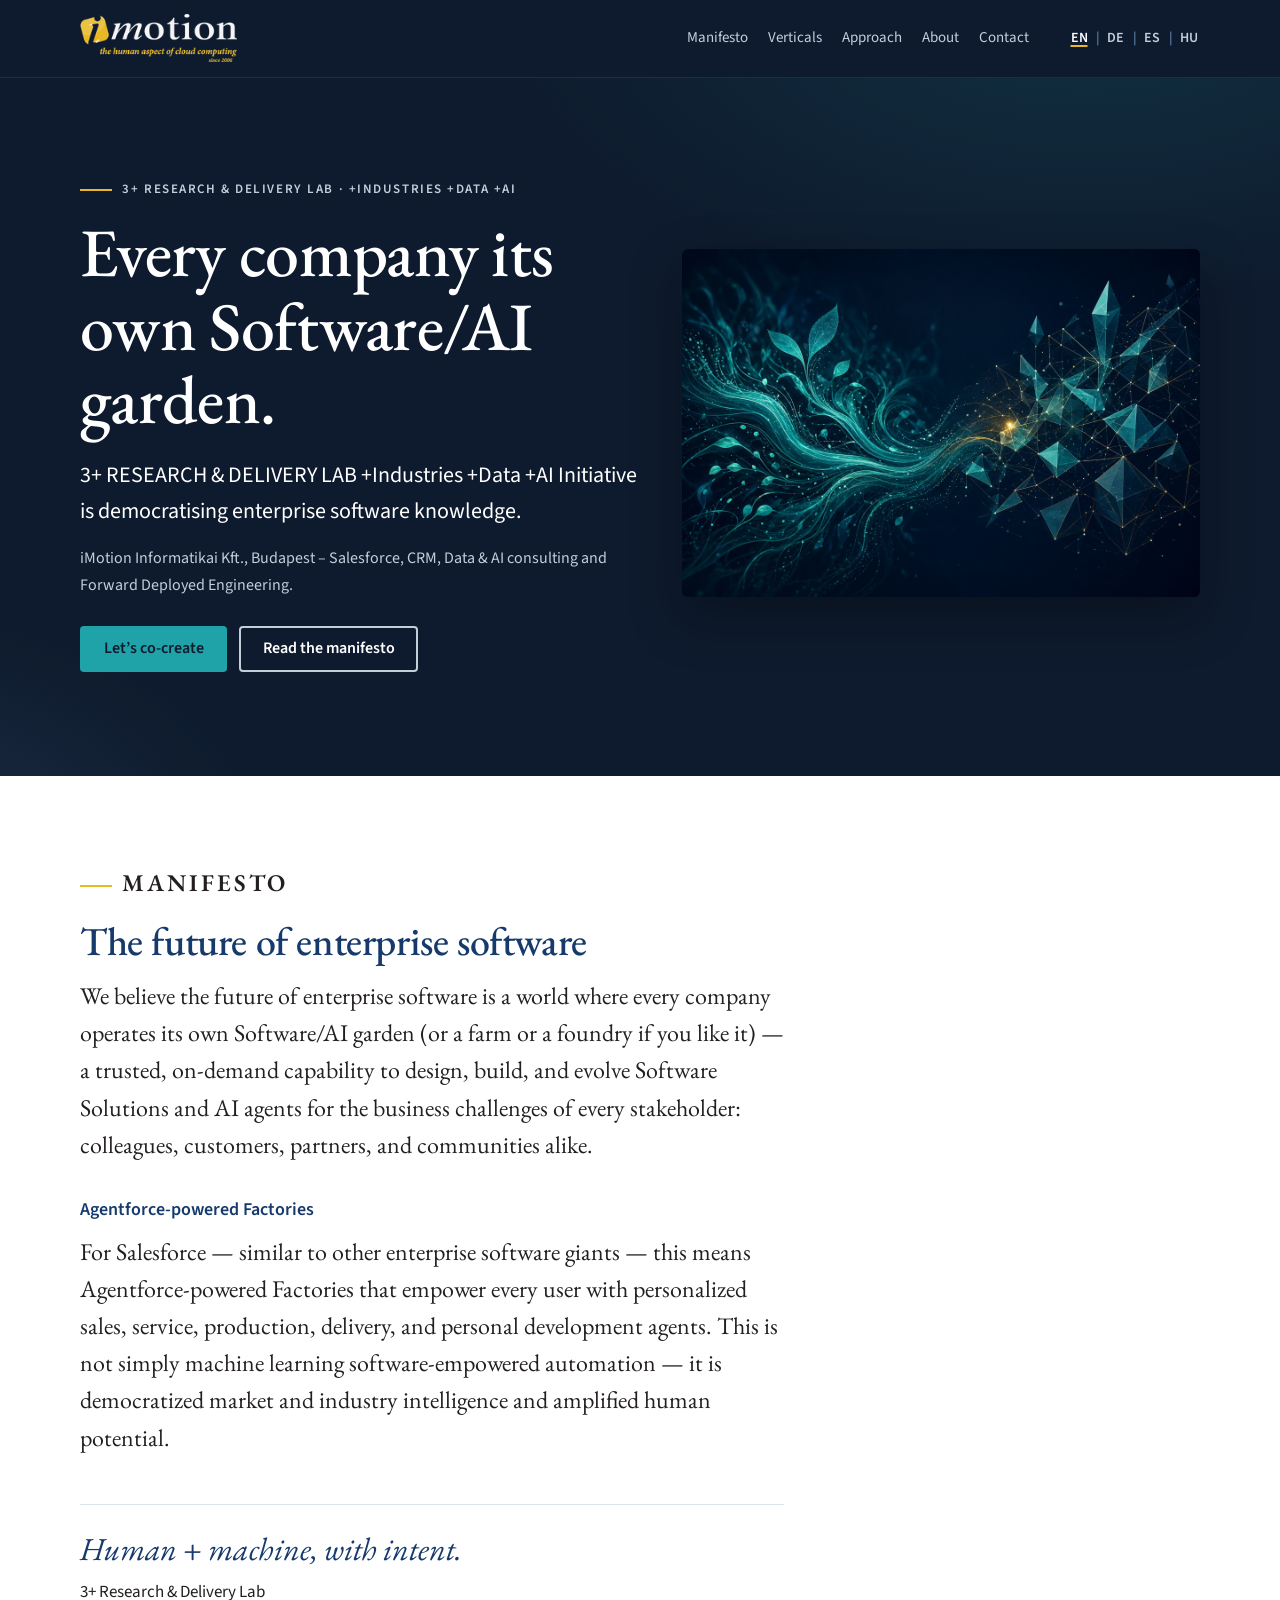
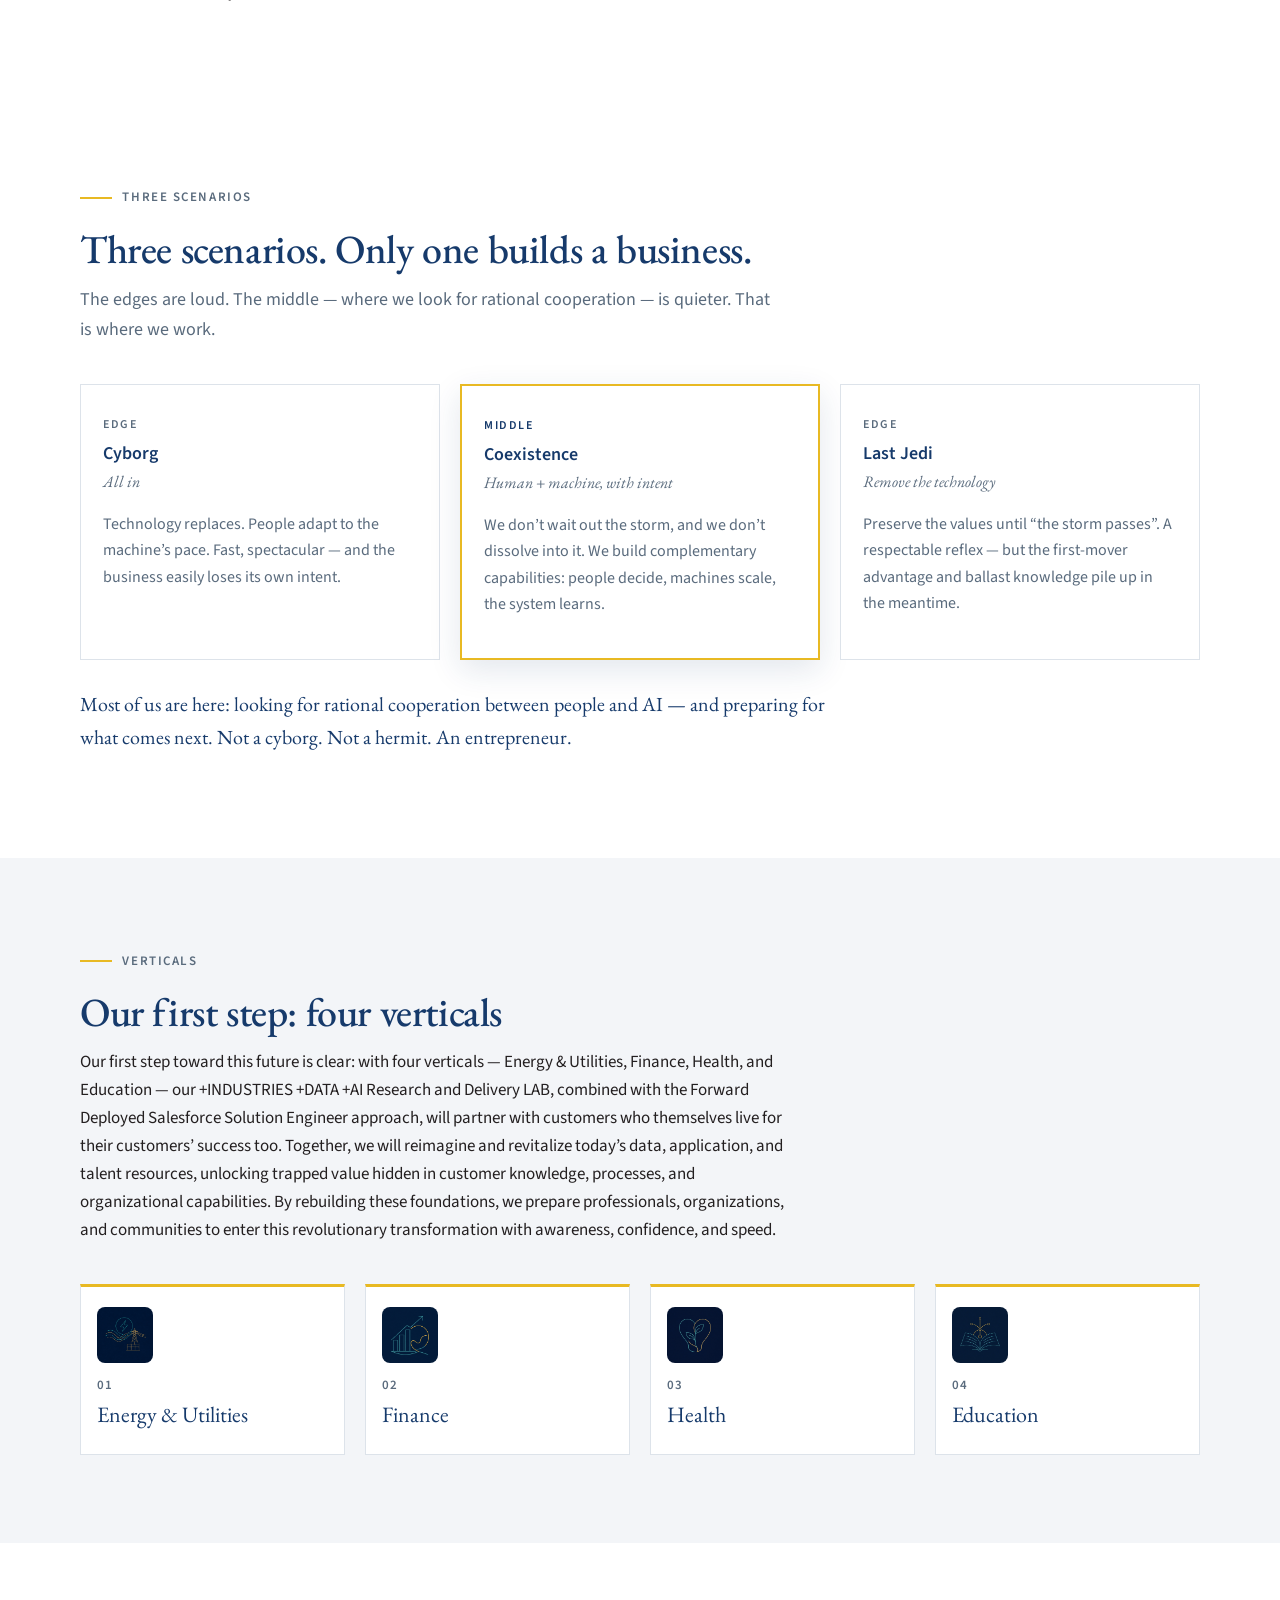
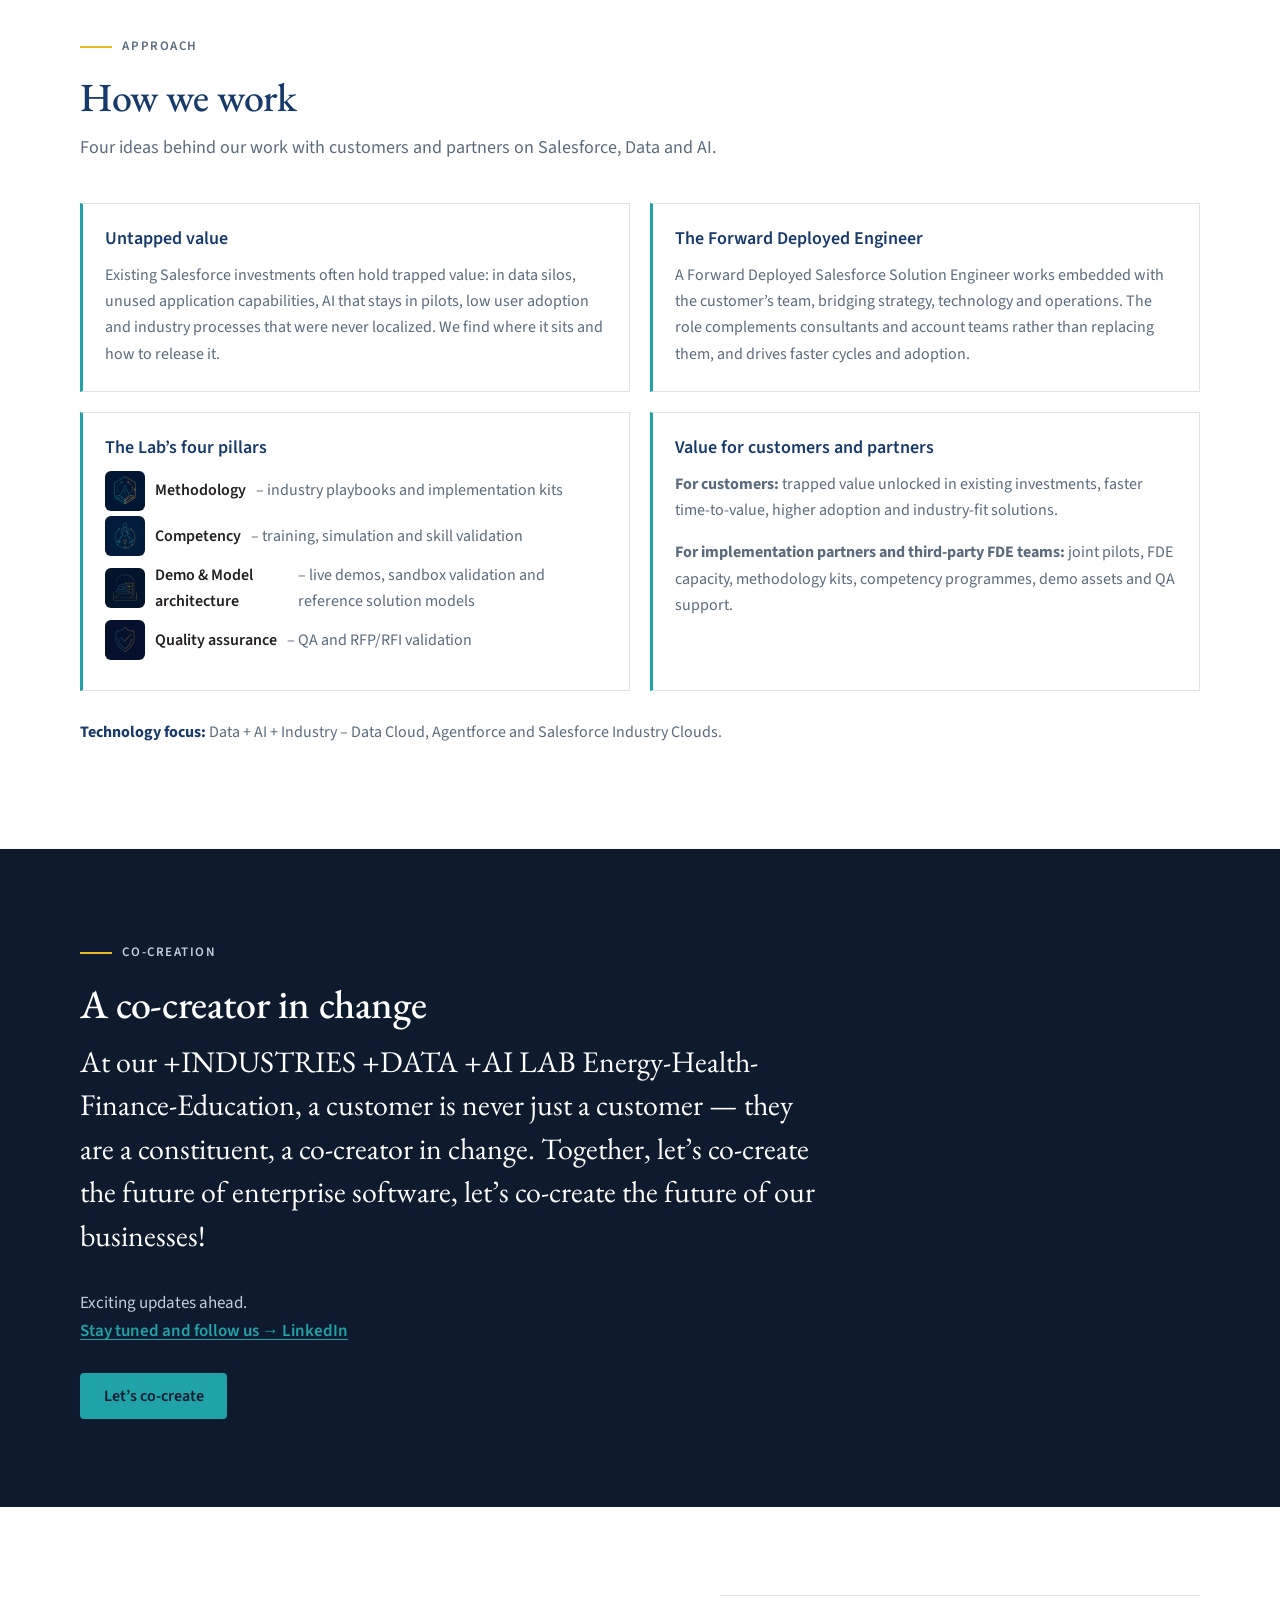
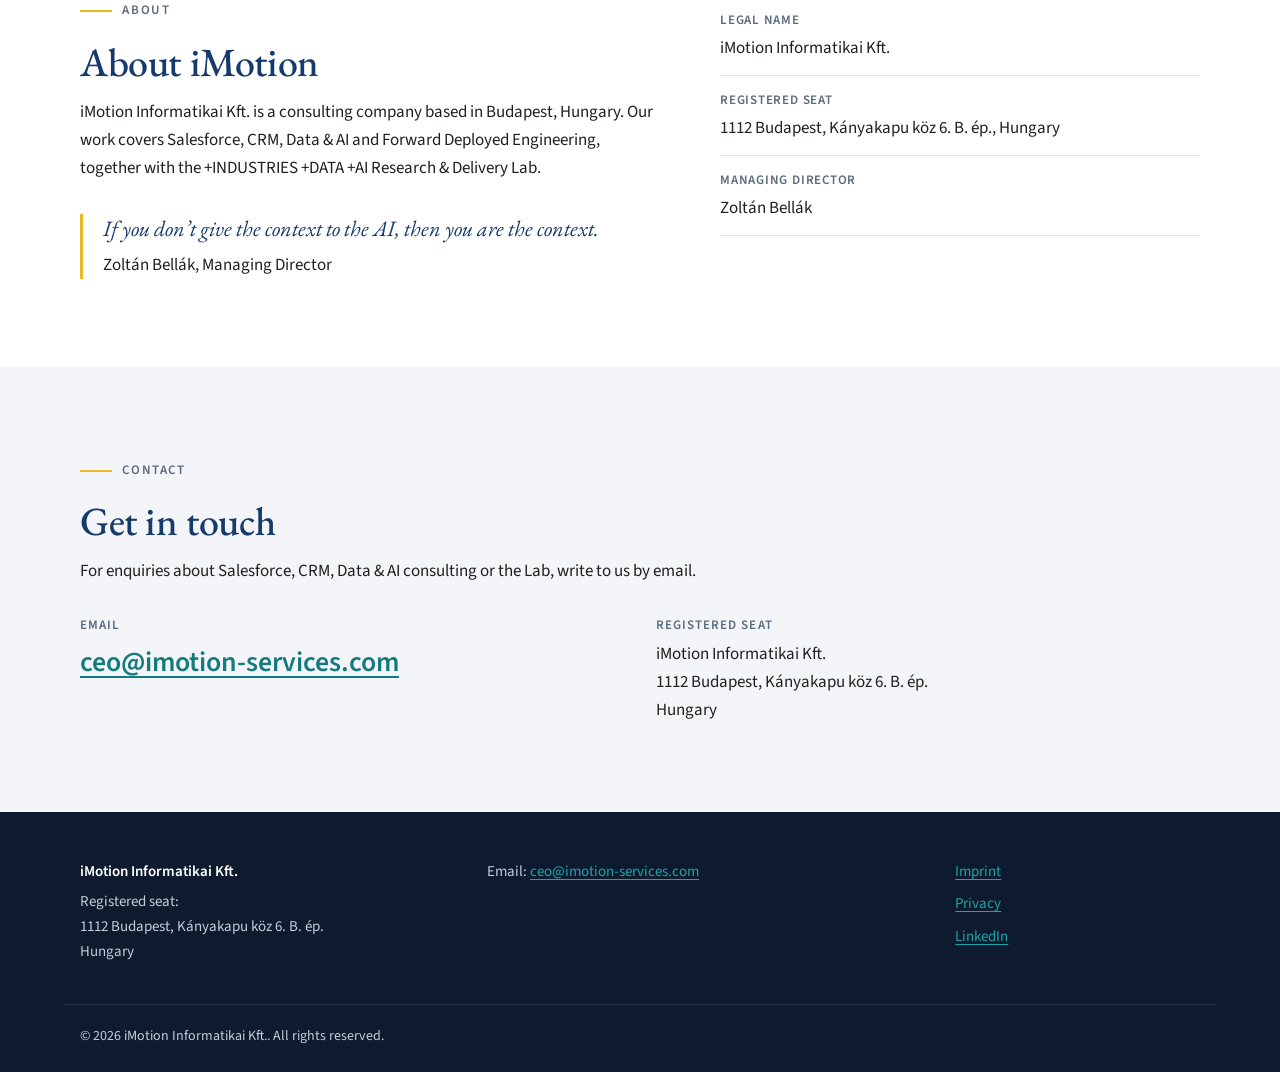
<file: index.html>
<!DOCTYPE html>

<html lang="en">
<head>
<meta charset="utf-8"/>
<meta content="width=device-width, initial-scale=1" name="viewport"/>
<title>iMotion Informatikai Kft. – Salesforce, CRM, Data &amp; AI consulting</title>
<meta content="iMotion Informatikai Kft., Budapest: Salesforce, CRM, Data &amp; AI consulting, Forward Deployed Engineering and the +INDUSTRIES +DATA +AI Research &amp; Delivery Lab." name="description"/>
<link href="https://imotion-services.com/" rel="canonical"/>
<link href="https://imotion-services.com/" hreflang="en" rel="alternate"/>
<link href="https://imotion-services.com/de/" hreflang="de" rel="alternate"/>
<link href="https://imotion-services.com/es/" hreflang="es" rel="alternate"/>
<link href="https://imotion-services.com/hu/" hreflang="hu" rel="alternate"/>
<link href="https://imotion-services.com/" hreflang="x-default" rel="alternate"/>
<meta content="website" property="og:type"/>
<meta content="iMotion Informatikai Kft." property="og:site_name"/>
<meta content="iMotion Informatikai Kft. – Salesforce, CRM, Data &amp; AI consulting" property="og:title"/>
<meta content="iMotion Informatikai Kft., Budapest: Salesforce, CRM, Data &amp; AI consulting, Forward Deployed Engineering and the +INDUSTRIES +DATA +AI Research &amp; Delivery Lab." property="og:description"/>
<meta content="https://imotion-services.com/" property="og:url"/>
<meta content="en_GB" property="og:locale"/>
<meta content="de_DE" property="og:locale:alternate"/>
<meta content="es_ES" property="og:locale:alternate"/>
<meta content="hu_HU" property="og:locale:alternate"/>
<meta content="summary_large_image" name="twitter:card"/>
<meta content="#0E1B2E" name="theme-color"/>

<link href="assets/style.css" rel="stylesheet"/>
<link href="favicon.ico" rel="icon" sizes="any"/>
<link href="assets/img/imotion-icon-palette-512.png" rel="apple-touch-icon"/>
<meta content="https://imotion-services.com/assets/img/og-image.jpg" property="og:image"/>
</head>
<body>
<a class="skip-link" href="#main">Skip to content</a>
<header class="site-header">
<div class="container header-inner">
<a aria-label="iMotion – home" class="brand" href="index.html"><img alt="iMotion – the human aspect of cloud computing, since 2006" height="48" src="assets/img/imotion-logo-palette_on-dark_header-60h.png" srcset="assets/img/imotion-logo-palette_on-dark_header-120h@2x.png 2x"/></a>
<nav aria-label="Main" class="site-nav">
<ul>
<li><a href="#manifesto">Manifesto</a></li>
<li><a href="#verticals">Verticals</a></li>
<li><a href="#approach">Approach</a></li>
<li><a href="#about">About</a></li>
<li><a href="#contact">Contact</a></li>
</ul>
</nav>
<nav aria-label="Language" class="lang-switch">
<ul>
<li><a aria-current="page" href="index.html" hreflang="en" lang="en"><abbr title="English">EN</abbr></a></li>
<li><a href="de/index.html" hreflang="de" lang="de"><abbr title="Deutsch">DE</abbr></a></li>
<li><a href="es/index.html" hreflang="es" lang="es"><abbr title="Español">ES</abbr></a></li>
<li><a href="hu/index.html" hreflang="hu" lang="hu"><abbr title="Magyar">HU</abbr></a></li>
</ul>
</nav>
</div>
</header>
<main id="main">
<section aria-labelledby="hero-title" class="hero">
<div class="container hero-grid"><div class="hero-text">
<p class="eyebrow">3+ Research &amp; Delivery Lab · +Industries +Data +AI</p>
<h1 id="hero-title">Every company its own Software/AI garden.</h1>
<p class="hero-lead">3+ RESEARCH &amp; DELIVERY LAB +Industries +Data +AI Initiative is democratising enterprise software knowledge.</p>
<p class="hero-meta">iMotion Informatikai Kft., Budapest – Salesforce, CRM, Data &amp; AI consulting and Forward Deployed Engineering.</p>
<div class="btn-row">
<a class="btn btn-primary" href="mailto:ceo@imotion-services.com">Let’s co-create</a>
<a class="btn btn-ghost" href="#manifesto">Read the manifesto</a>
</div>
</div><figure class="hero-figure"><img alt="A Software/AI garden turning into a precise foundry" height="900" src="assets/img/hero-16x9.jpg" width="1600"/></figure></div>
</section>

<section aria-labelledby="manifesto-title" class="section" id="manifesto">
<div class="container">
<div class="prose manifesto">
<p class="eyebrow">Manifesto</p>
<h2 id="manifesto-title">The future of enterprise software</h2>
<p>We believe the future of enterprise software is a world where every company operates its own Software/AI garden (or a farm or a foundry if you like it) — a trusted, on-demand capability to design, build, and evolve Software Solutions and AI agents for the business challenges of every stakeholder: colleagues, customers, partners, and communities alike.</p>
<h3>Agentforce-powered Factories</h3>
<p>For Salesforce — similar to other enterprise software giants — this means Agentforce-powered Factories that empower every user with personalized sales, service, production, delivery, and personal development agents. This is not simply machine learning software-empowered automation — it is democratized market and industry intelligence and amplified human potential.</p>
</div>
<figure class="pullquote">
<blockquote><p>Human + machine, with intent.</p></blockquote>
<figcaption>3+ Research &amp; Delivery Lab</figcaption>
</figure>
</div>
</section>
<section aria-labelledby="scenarios-title" class="section" id="scenarios"><div class="container"><p class="eyebrow">Three scenarios</p><h2 id="scenarios-title">Three scenarios. Only one builds a business.</h2><p class="section-intro">The edges are loud. The middle — where we look for rational cooperation — is quieter. That is where we work.</p><ul class="scenarios"><li class="scenario"><span class="sc-tag">Edge</span><h3>Cyborg</h3><p class="sc-sub">All in</p><p>Technology replaces. People adapt to the machine’s pace. Fast, spectacular — and the business easily loses its own intent.</p></li><li class="scenario scenario-mid"><span class="sc-tag">Middle</span><h3>Coexistence</h3><p class="sc-sub">Human + machine, with intent</p><p>We don’t wait out the storm, and we don’t dissolve into it. We build complementary capabilities: people decide, machines scale, the system learns.</p></li><li class="scenario"><span class="sc-tag">Edge</span><h3>Last Jedi</h3><p class="sc-sub">Remove the technology</p><p>Preserve the values until “the storm passes”. A respectable reflex — but the first-mover advantage and ballast knowledge pile up in the meantime.</p></li></ul><p class="sc-out">Most of us are here: looking for rational cooperation between people and AI — and preparing for what comes next. Not a cyborg. Not a hermit. An entrepreneur.</p></div></section>


<section aria-labelledby="verticals-title" class="section section-mist" id="verticals">
<div class="container">
<div class="prose">
<p class="eyebrow">Verticals</p>
<h2 id="verticals-title">Our first step: four verticals</h2>
<p>Our first step toward this future is clear: with four verticals — Energy &amp; Utilities, Finance, Health, and Education — our +INDUSTRIES +DATA +AI Research and Delivery LAB, combined with the Forward Deployed Salesforce Solution Engineer approach, will partner with customers who themselves live for their customers’ success too. Together, we will reimagine and revitalize today’s data, application, and talent resources, unlocking trapped value hidden in customer knowledge, processes, and organizational capabilities. By rebuilding these foundations, we prepare professionals, organizations, and communities to enter this revolutionary transformation with awareness, confidence, and speed.</p>
</div>
<ul class="verticals">
<li><img alt="" class="v-icon" height="64" src="assets/img/icon-energy.jpg" width="64"/><span aria-hidden="true" class="num">01</span><span class="name">Energy &amp; Utilities</span></li>
<li><img alt="" class="v-icon" height="64" src="assets/img/icon-finance.jpg" width="64"/><span aria-hidden="true" class="num">02</span><span class="name">Finance</span></li>
<li><img alt="" class="v-icon" height="64" src="assets/img/icon-health.jpg" width="64"/><span aria-hidden="true" class="num">03</span><span class="name">Health</span></li>
<li><img alt="" class="v-icon" height="64" src="assets/img/icon-education.jpg" width="64"/><span aria-hidden="true" class="num">04</span><span class="name">Education</span></li>
</ul>
</div>
</section>

<section aria-labelledby="approach-title" class="section" id="approach">
<div class="container">
<p class="eyebrow">Approach</p>
<h2 id="approach-title">How we work</h2>
<p class="section-intro">Four ideas behind our work with customers and partners on Salesforce, Data and AI.</p>
<ul class="cards">
<li class="card">
<h3>Untapped value</h3>
<p>Existing Salesforce investments often hold trapped value: in data silos, unused application capabilities, AI that stays in pilots, low user adoption and industry processes that were never localized. We find where it sits and how to release it.</p>
</li>
<li class="card">
<h3>The Forward Deployed Engineer</h3>
<p>A Forward Deployed Salesforce Solution Engineer works embedded with the customer’s team, bridging strategy, technology and operations. The role complements consultants and account teams rather than replacing them, and drives faster cycles and adoption.</p>
</li>
<li class="card">
<h3>The Lab’s four pillars</h3>
<ul>
<li class="pillar"><img alt="" class="p-icon" height="40" src="assets/img/icon-methodology.jpg" width="40"/><strong>Methodology</strong> – industry playbooks and implementation kits</li>
<li class="pillar"><img alt="" class="p-icon" height="40" src="assets/img/icon-competency.jpg" width="40"/><strong>Competency</strong> – training, simulation and skill validation</li>
<li class="pillar"><img alt="" class="p-icon" height="40" src="assets/img/icon-demo.jpg" width="40"/><strong>Demo &amp; Model architecture</strong> – live demos, sandbox validation and reference solution models</li>
<li class="pillar"><img alt="" class="p-icon" height="40" src="assets/img/icon-qa.jpg" width="40"/><strong>Quality assurance</strong> – QA and RFP/RFI validation</li>
</ul>
</li>
<li class="card">
<h3>Value for customers and partners</h3>
<p><strong>For customers:</strong> trapped value unlocked in existing investments, faster time-to-value, higher adoption and industry-fit solutions.</p>
<p><strong>For implementation partners and third-party FDE teams:</strong> joint pilots, FDE capacity, methodology kits, competency programmes, demo assets and QA support.</p>
</li>
</ul>
<p class="tech-focus"><strong>Technology focus:</strong> Data + AI + Industry – Data Cloud, Agentforce and Salesforce Industry Clouds.</p>
</div>
</section>

<section aria-labelledby="cocreation-title" class="section section-dark cocreation" id="cocreation">
<div class="container">
<p class="eyebrow">Co-creation</p>
<h2 id="cocreation-title">A co-creator in change</h2>
<p class="statement">At our +INDUSTRIES +DATA +AI LAB Energy-Health-Finance-Education, a customer is never just a customer — they are a constituent, a co-creator in change. Together, let’s co-create the future of enterprise software, let’s co-create the future of our businesses!</p>
<p class="cta-line">Exciting updates ahead.</p><p class="follow"><a href="https://www.linkedin.com/company/imotion-international" rel="noopener">Stay tuned and follow us → LinkedIn</a></p>
<div class="btn-row">
<a class="btn btn-primary" href="mailto:ceo@imotion-services.com">Let’s co-create</a>
</div>
</div>
</section>
<section aria-labelledby="about-title" class="section" id="about">
<div class="container about-grid">
<div class="prose">
<p class="eyebrow">About</p>
<h2 id="about-title">About iMotion</h2>
<p>iMotion Informatikai Kft. is a consulting company based in Budapest, Hungary. Our work covers Salesforce, CRM, Data &amp; AI and Forward Deployed Engineering, together with the +INDUSTRIES +DATA +AI Research &amp; Delivery Lab.</p>


<figure class="motto">
<blockquote><p>If you don’t give the context to the AI, then you are the context.</p></blockquote>
<figcaption>Zoltán Bellák, Managing Director</figcaption>
</figure>
</div>
<dl class="facts">
<div><dt>Legal name</dt><dd>iMotion Informatikai Kft.</dd></div>
<div><dt>Registered seat</dt><dd>1112 Budapest, Kányakapu köz 6. B. ép., Hungary</dd></div>
<div><dt>Managing Director</dt><dd>Zoltán Bellák</dd></div>

</dl>
</div>
</section>
<section aria-labelledby="contact-title" class="section section-mist" id="contact">
<div class="container">
<div class="prose">
<p class="eyebrow">Contact</p>
<h2 id="contact-title">Get in touch</h2>
<p>For enquiries about Salesforce, CRM, Data &amp; AI consulting or the Lab, write to us by email.</p>
</div>
<div class="contact-grid">
<div>
<h3>Email</h3>
<p class="contact-email"><a href="mailto:ceo@imotion-services.com">ceo@imotion-services.com</a></p>
</div>
<div>
<h3>Registered seat</h3>
<address>iMotion Informatikai Kft.<br/>1112 Budapest, Kányakapu köz 6. B. ép.<br/>Hungary</address>
</div>
</div>
</div>
</section>
</main>
<footer class="site-footer">
<div class="container footer-grid">
<div>
<p class="footer-name">iMotion Informatikai Kft.</p>
<address>Registered seat:<br/>1112 Budapest, Kányakapu köz 6. B. ép.<br/>Hungary</address>
</div>
<dl class="footer-facts">


<div><dt>Email</dt><dd><a href="mailto:ceo@imotion-services.com">ceo@imotion-services.com</a></dd></div>
</dl>
<nav aria-label="Legal" class="footer-links">
<ul>
<li><a href="imprint.html">Imprint</a></li>
<li><a href="privacy.html">Privacy</a></li>
<li><a href="https://www.linkedin.com/company/imotion-international" rel="noopener">LinkedIn</a></li></ul>
</nav>
</div>
<div class="container footer-bottom">
<p>© 2026 iMotion Informatikai Kft.. All rights reserved.</p>
</div>
</footer>
</body>
</html>
</file>
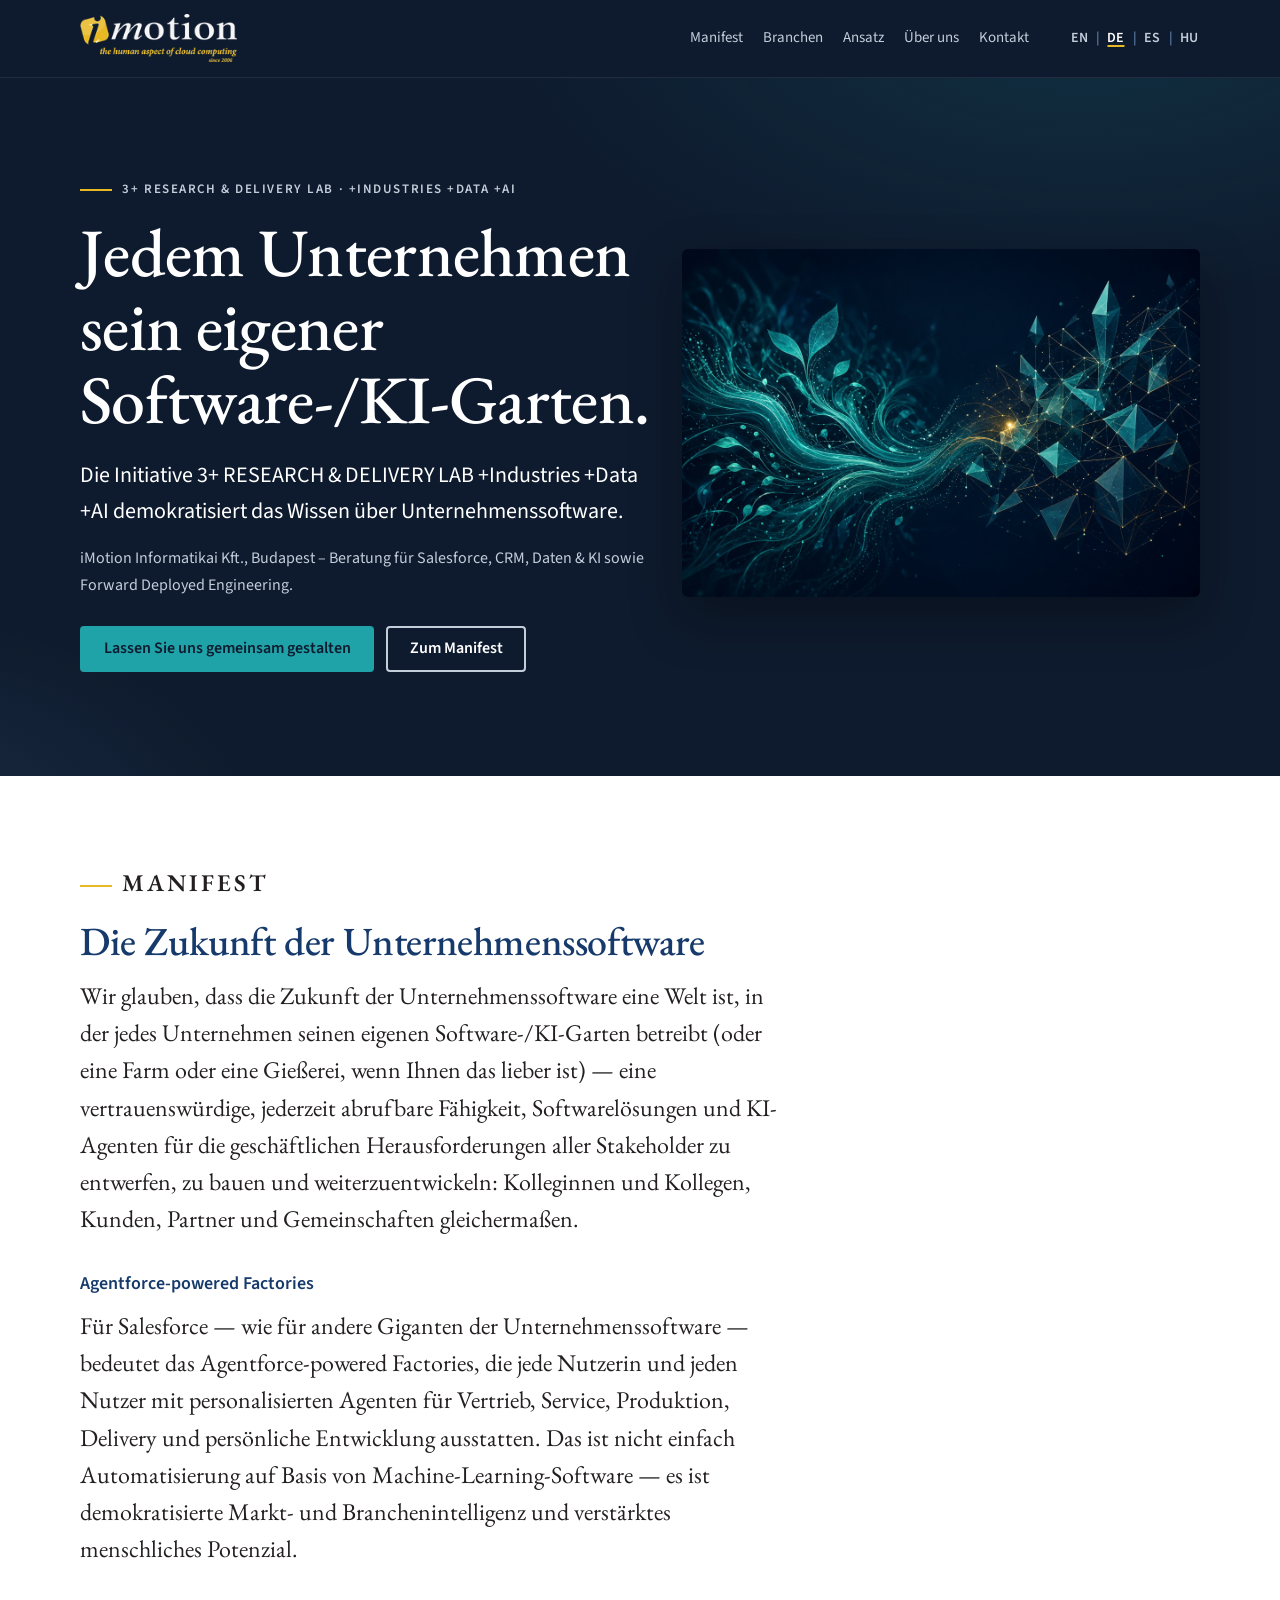
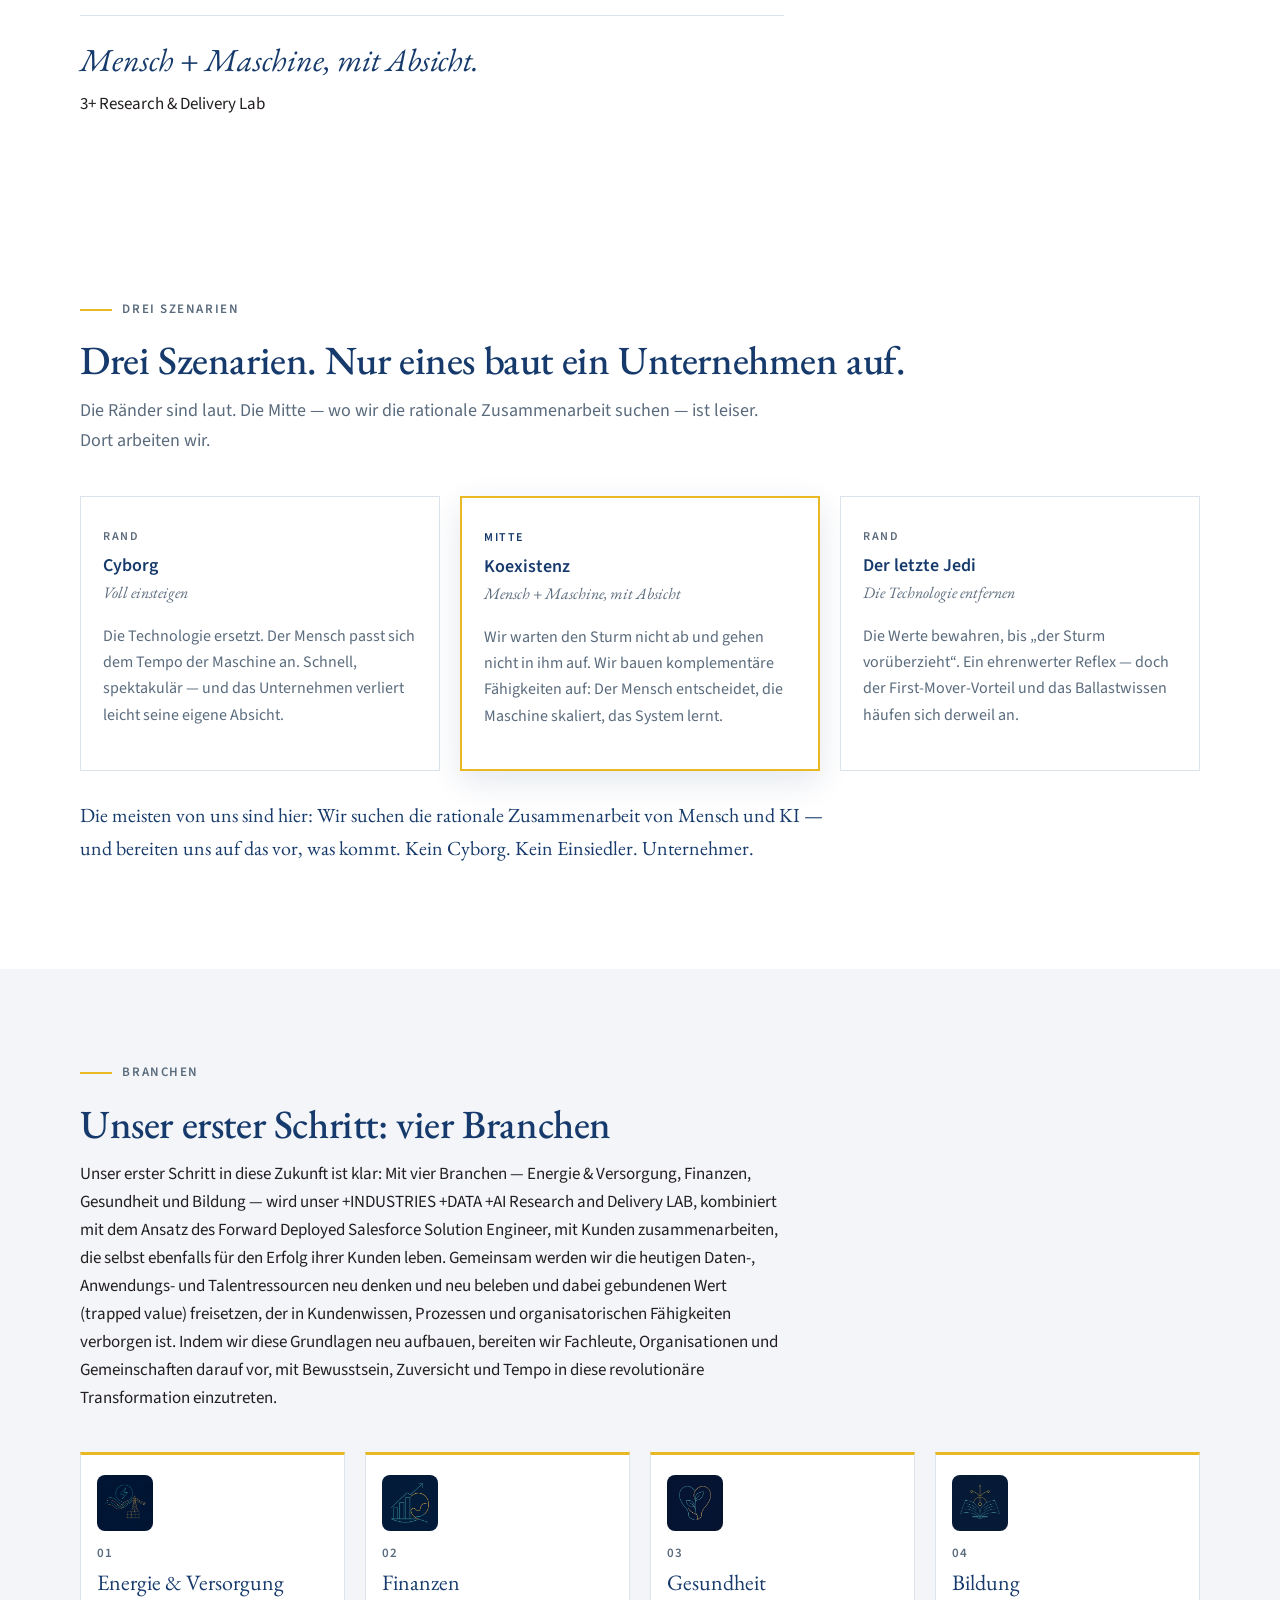
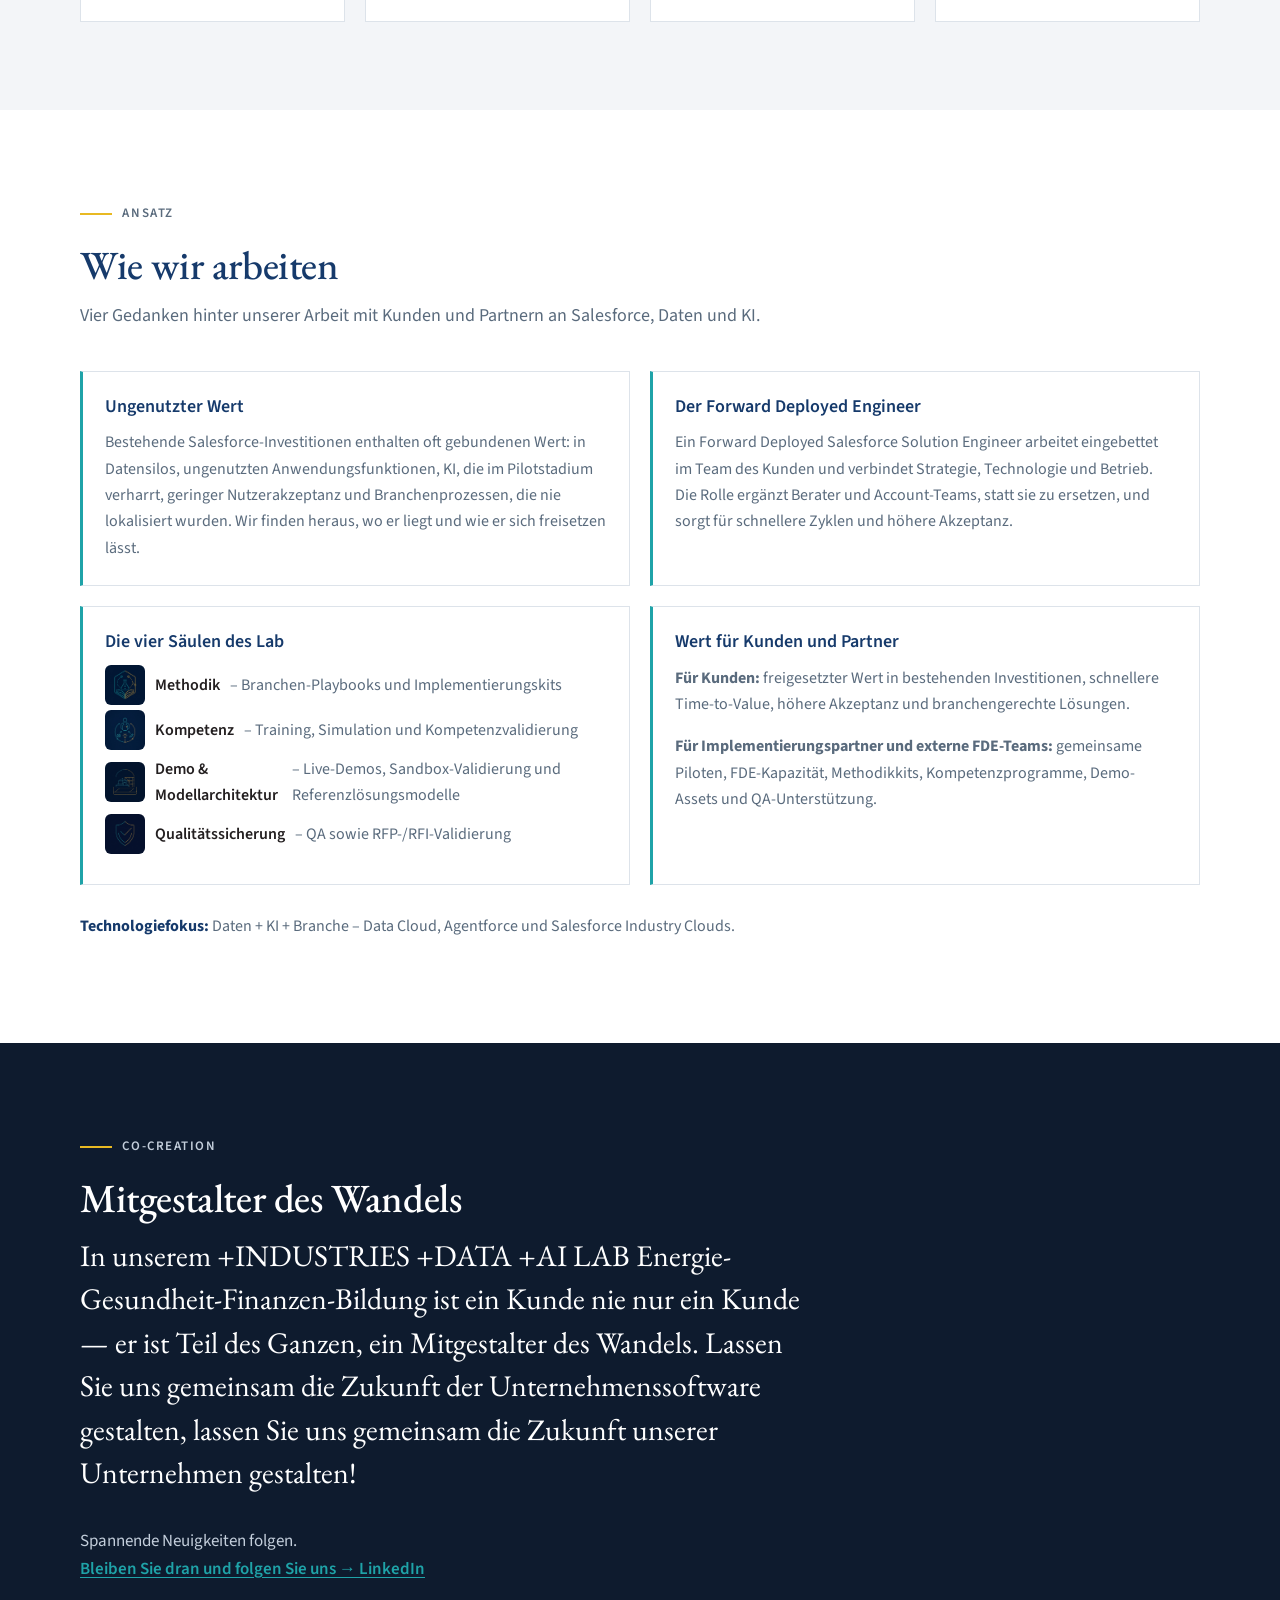
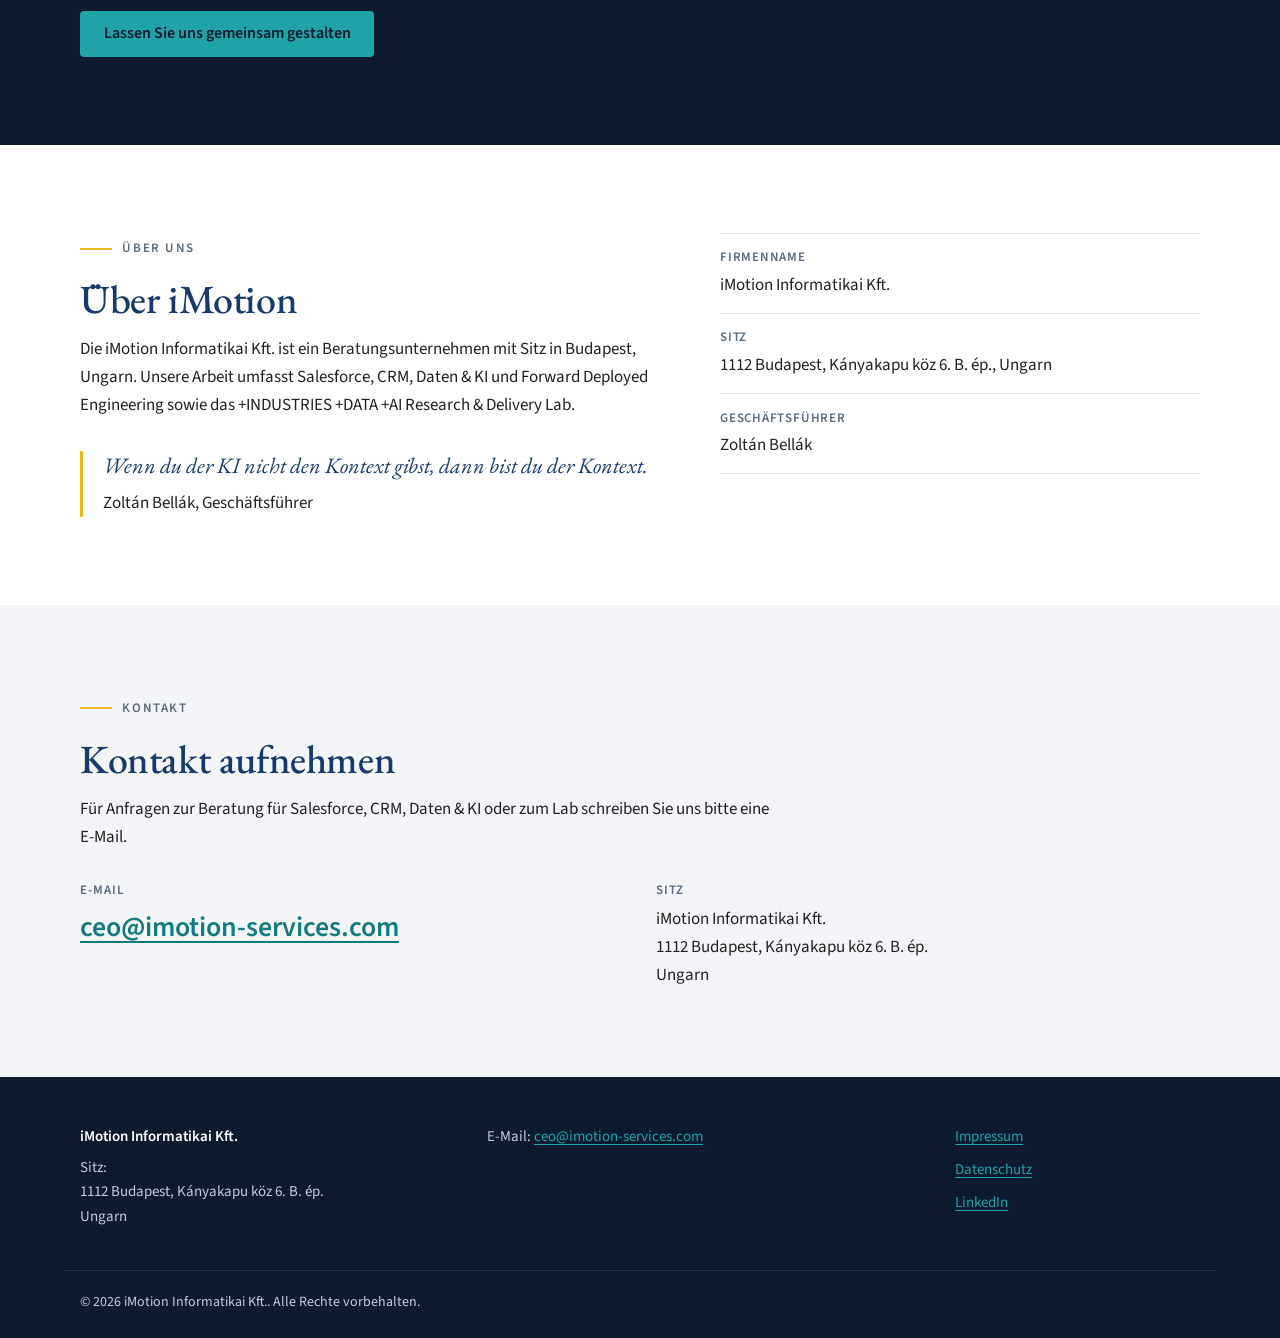
<file: de/index.html>
<!DOCTYPE html>


<html lang="de">
<head>
<meta charset="utf-8"/>
<meta content="width=device-width, initial-scale=1" name="viewport"/>
<title>iMotion Informatikai Kft. – Beratung für Salesforce, CRM, Daten &amp; KI</title>
<meta content="iMotion Informatikai Kft., Budapest: Beratung für Salesforce, CRM, Daten &amp; KI, Forward Deployed Engineering und das +INDUSTRIES +DATA +AI Research &amp; Delivery Lab." name="description"/>
<link href="https://imotion-services.com/de/" rel="canonical"/>
<link href="https://imotion-services.com/" hreflang="en" rel="alternate"/>
<link href="https://imotion-services.com/de/" hreflang="de" rel="alternate"/>
<link href="https://imotion-services.com/es/" hreflang="es" rel="alternate"/>
<link href="https://imotion-services.com/hu/" hreflang="hu" rel="alternate"/>
<link href="https://imotion-services.com/" hreflang="x-default" rel="alternate"/>
<meta content="website" property="og:type"/>
<meta content="iMotion Informatikai Kft." property="og:site_name"/>
<meta content="iMotion Informatikai Kft. – Beratung für Salesforce, CRM, Daten &amp; KI" property="og:title"/>
<meta content="iMotion Informatikai Kft., Budapest: Beratung für Salesforce, CRM, Daten &amp; KI, Forward Deployed Engineering und das +INDUSTRIES +DATA +AI Research &amp; Delivery Lab." property="og:description"/>
<meta content="https://imotion-services.com/de/" property="og:url"/>
<meta content="de_DE" property="og:locale"/>
<meta content="en_GB" property="og:locale:alternate"/>
<meta content="es_ES" property="og:locale:alternate"/>
<meta content="hu_HU" property="og:locale:alternate"/>
<meta content="summary_large_image" name="twitter:card"/>
<meta content="#0E1B2E" name="theme-color"/>

<link href="../assets/style.css" rel="stylesheet"/>
<link href="../favicon.ico" rel="icon" sizes="any"/>
<link href="../assets/img/imotion-icon-palette-512.png" rel="apple-touch-icon"/>
<meta content="https://imotion-services.com/assets/img/og-image.jpg" property="og:image"/>
</head>
<body>
<a class="skip-link" href="#main">Zum Inhalt springen</a>
<header class="site-header">
<div class="container header-inner">
<a aria-label="iMotion – Startseite" class="brand" href="../de/index.html"><img alt="iMotion – the human aspect of cloud computing, since 2006" height="48" src="../assets/img/imotion-logo-palette_on-dark_header-60h.png" srcset="../assets/img/imotion-logo-palette_on-dark_header-120h@2x.png 2x"/></a>
<nav aria-label="Hauptnavigation" class="site-nav">
<ul>
<li><a href="#manifesto">Manifest</a></li>
<li><a href="#verticals">Branchen</a></li>
<li><a href="#approach">Ansatz</a></li>
<li><a href="#about">Über uns</a></li>
<li><a href="#contact">Kontakt</a></li>
</ul>
</nav>
<nav aria-label="Sprache" class="lang-switch">
<ul>
<li><a href="../index.html" hreflang="en" lang="en"><abbr title="English">EN</abbr></a></li>
<li><a aria-current="page" href="../de/index.html" hreflang="de" lang="de"><abbr title="Deutsch">DE</abbr></a></li>
<li><a href="../es/index.html" hreflang="es" lang="es"><abbr title="Español">ES</abbr></a></li>
<li><a href="../hu/index.html" hreflang="hu" lang="hu"><abbr title="Magyar">HU</abbr></a></li>
</ul>
</nav>
</div>
</header>
<main id="main">
<section aria-labelledby="hero-title" class="hero">
<div class="container hero-grid"><div class="hero-text">
<p class="eyebrow">3+ Research &amp; Delivery Lab · +Industries +Data +AI</p>
<h1 id="hero-title">Jedem Unternehmen sein eigener Software-/KI-Garten.</h1>
<p class="hero-lead">Die Initiative 3+ RESEARCH &amp; DELIVERY LAB +Industries +Data +AI demokratisiert das Wissen über Unternehmenssoftware.</p>
<p class="hero-meta">iMotion Informatikai Kft., Budapest – Beratung für Salesforce, CRM, Daten &amp; KI sowie Forward Deployed Engineering.</p>
<div class="btn-row">
<a class="btn btn-primary" href="mailto:ceo@imotion-services.com">Lassen Sie uns gemeinsam gestalten</a>
<a class="btn btn-ghost" href="#manifesto">Zum Manifest</a>
</div>
</div><figure class="hero-figure"><img alt="Ein Software/KI-Garten, der zu einer präzisen Gießerei wird" height="900" src="../assets/img/hero-16x9.jpg" width="1600"/></figure></div>
</section>

<section aria-labelledby="manifesto-title" class="section" id="manifesto">
<div class="container">
<div class="prose manifesto">
<p class="eyebrow">Manifest</p>
<h2 id="manifesto-title">Die Zukunft der Unternehmenssoftware</h2>
<p>Wir glauben, dass die Zukunft der Unternehmenssoftware eine Welt ist, in der jedes Unternehmen seinen eigenen Software-/KI-Garten betreibt (oder eine Farm oder eine Gießerei, wenn Ihnen das lieber ist) — eine vertrauenswürdige, jederzeit abrufbare Fähigkeit, Softwarelösungen und KI-Agenten für die geschäftlichen Herausforderungen aller Stakeholder zu entwerfen, zu bauen und weiterzuentwickeln: Kolleginnen und Kollegen, Kunden, Partner und Gemeinschaften gleichermaßen.</p>
<h3>Agentforce-powered Factories</h3>
<p>Für Salesforce — wie für andere Giganten der Unternehmenssoftware — bedeutet das Agentforce-powered Factories, die jede Nutzerin und jeden Nutzer mit personalisierten Agenten für Vertrieb, Service, Produktion, Delivery und persönliche Entwicklung ausstatten. Das ist nicht einfach Automatisierung auf Basis von Machine-Learning-Software — es ist demokratisierte Markt- und Branchenintelligenz und verstärktes menschliches Potenzial.</p>
</div>
<figure class="pullquote">
<blockquote><p>Mensch + Maschine, mit Absicht.</p></blockquote>
<figcaption>3+ Research &amp; Delivery Lab</figcaption>
</figure>
</div>
</section>
<section aria-labelledby="scenarios-title" class="section" id="scenarios"><div class="container"><p class="eyebrow">Drei Szenarien</p><h2 id="scenarios-title">Drei Szenarien. Nur eines baut ein Unternehmen auf.</h2><p class="section-intro">Die Ränder sind laut. Die Mitte — wo wir die rationale Zusammenarbeit suchen — ist leiser. Dort arbeiten wir.</p><ul class="scenarios"><li class="scenario"><span class="sc-tag">Rand</span><h3>Cyborg</h3><p class="sc-sub">Voll einsteigen</p><p>Die Technologie ersetzt. Der Mensch passt sich dem Tempo der Maschine an. Schnell, spektakulär — und das Unternehmen verliert leicht seine eigene Absicht.</p></li><li class="scenario scenario-mid"><span class="sc-tag">Mitte</span><h3>Koexistenz</h3><p class="sc-sub">Mensch + Maschine, mit Absicht</p><p>Wir warten den Sturm nicht ab und gehen nicht in ihm auf. Wir bauen komplementäre Fähigkeiten auf: Der Mensch entscheidet, die Maschine skaliert, das System lernt.</p></li><li class="scenario"><span class="sc-tag">Rand</span><h3>Der letzte Jedi</h3><p class="sc-sub">Die Technologie entfernen</p><p>Die Werte bewahren, bis „der Sturm vorüberzieht“. Ein ehrenwerter Reflex — doch der First-Mover-Vorteil und das Ballastwissen häufen sich derweil an.</p></li></ul><p class="sc-out">Die meisten von uns sind hier: Wir suchen die rationale Zusammenarbeit von Mensch und KI — und bereiten uns auf das vor, was kommt. Kein Cyborg. Kein Einsiedler. Unternehmer.</p></div></section>


<section aria-labelledby="verticals-title" class="section section-mist" id="verticals">
<div class="container">
<div class="prose">
<p class="eyebrow">Branchen</p>
<h2 id="verticals-title">Unser erster Schritt: vier Branchen</h2>
<p>Unser erster Schritt in diese Zukunft ist klar: Mit vier Branchen — Energie &amp; Versorgung, Finanzen, Gesundheit und Bildung — wird unser +INDUSTRIES +DATA +AI Research and Delivery LAB, kombiniert mit dem Ansatz des Forward Deployed Salesforce Solution Engineer, mit Kunden zusammenarbeiten, die selbst ebenfalls für den Erfolg ihrer Kunden leben. Gemeinsam werden wir die heutigen Daten-, Anwendungs- und Talentressourcen neu denken und neu beleben und dabei gebundenen Wert (trapped value) freisetzen, der in Kundenwissen, Prozessen und organisatorischen Fähigkeiten verborgen ist. Indem wir diese Grundlagen neu aufbauen, bereiten wir Fachleute, Organisationen und Gemeinschaften darauf vor, mit Bewusstsein, Zuversicht und Tempo in diese revolutionäre Transformation einzutreten.</p>
</div>
<ul class="verticals">
<li><img alt="" class="v-icon" height="64" src="../assets/img/icon-energy.jpg" width="64"/><span aria-hidden="true" class="num">01</span><span class="name">Energie &amp; Versorgung</span></li>
<li><img alt="" class="v-icon" height="64" src="../assets/img/icon-finance.jpg" width="64"/><span aria-hidden="true" class="num">02</span><span class="name">Finanzen</span></li>
<li><img alt="" class="v-icon" height="64" src="../assets/img/icon-health.jpg" width="64"/><span aria-hidden="true" class="num">03</span><span class="name">Gesundheit</span></li>
<li><img alt="" class="v-icon" height="64" src="../assets/img/icon-education.jpg" width="64"/><span aria-hidden="true" class="num">04</span><span class="name">Bildung</span></li>
</ul>
</div>
</section>

<section aria-labelledby="approach-title" class="section" id="approach">
<div class="container">
<p class="eyebrow">Ansatz</p>
<h2 id="approach-title">Wie wir arbeiten</h2>
<p class="section-intro">Vier Gedanken hinter unserer Arbeit mit Kunden und Partnern an Salesforce, Daten und KI.</p>
<ul class="cards">
<li class="card">
<h3>Ungenutzter Wert</h3>
<p>Bestehende Salesforce-Investitionen enthalten oft gebundenen Wert: in Datensilos, ungenutzten Anwendungsfunktionen, KI, die im Pilotstadium verharrt, geringer Nutzerakzeptanz und Branchenprozessen, die nie lokalisiert wurden. Wir finden heraus, wo er liegt und wie er sich freisetzen lässt.</p>
</li>
<li class="card">
<h3>Der Forward Deployed Engineer</h3>
<p>Ein Forward Deployed Salesforce Solution Engineer arbeitet eingebettet im Team des Kunden und verbindet Strategie, Technologie und Betrieb. Die Rolle ergänzt Berater und Account-Teams, statt sie zu ersetzen, und sorgt für schnellere Zyklen und höhere Akzeptanz.</p>
</li>
<li class="card">
<h3>Die vier Säulen des Lab</h3>
<ul>
<li class="pillar"><img alt="" class="p-icon" height="40" src="../assets/img/icon-methodology.jpg" width="40"/><strong>Methodik</strong> – Branchen-Playbooks und Implementierungskits</li>
<li class="pillar"><img alt="" class="p-icon" height="40" src="../assets/img/icon-competency.jpg" width="40"/><strong>Kompetenz</strong> – Training, Simulation und Kompetenzvalidierung</li>
<li class="pillar"><img alt="" class="p-icon" height="40" src="../assets/img/icon-demo.jpg" width="40"/><strong>Demo &amp; Modellarchitektur</strong> – Live-Demos, Sandbox-Validierung und Referenzlösungsmodelle</li>
<li class="pillar"><img alt="" class="p-icon" height="40" src="../assets/img/icon-qa.jpg" width="40"/><strong>Qualitätssicherung</strong> – QA sowie RFP-/RFI-Validierung</li>
</ul>
</li>
<li class="card">
<h3>Wert für Kunden und Partner</h3>
<p><strong>Für Kunden:</strong> freigesetzter Wert in bestehenden Investitionen, schnellere Time-to-Value, höhere Akzeptanz und branchengerechte Lösungen.</p>
<p><strong>Für Implementierungspartner und externe FDE-Teams:</strong> gemeinsame Piloten, FDE-Kapazität, Methodikkits, Kompetenzprogramme, Demo-Assets und QA-Unterstützung.</p>
</li>
</ul>
<p class="tech-focus"><strong>Technologiefokus:</strong> Daten + KI + Branche – Data Cloud, Agentforce und Salesforce Industry Clouds.</p>
</div>
</section>

<section aria-labelledby="cocreation-title" class="section section-dark cocreation" id="cocreation">
<div class="container">
<p class="eyebrow">Co-Creation</p>
<h2 id="cocreation-title">Mitgestalter des Wandels</h2>
<p class="statement">In unserem +INDUSTRIES +DATA +AI LAB Energie-Gesundheit-Finanzen-Bildung ist ein Kunde nie nur ein Kunde — er ist Teil des Ganzen, ein Mitgestalter des Wandels. Lassen Sie uns gemeinsam die Zukunft der Unternehmenssoftware gestalten, lassen Sie uns gemeinsam die Zukunft unserer Unternehmen gestalten!</p>
<p class="cta-line">Spannende Neuigkeiten folgen.</p><p class="follow"><a href="https://www.linkedin.com/company/imotion-international" rel="noopener">Bleiben Sie dran und folgen Sie uns → LinkedIn</a></p>
<div class="btn-row">
<a class="btn btn-primary" href="mailto:ceo@imotion-services.com">Lassen Sie uns gemeinsam gestalten</a>
</div>
</div>
</section>
<section aria-labelledby="about-title" class="section" id="about">
<div class="container about-grid">
<div class="prose">
<p class="eyebrow">Über uns</p>
<h2 id="about-title">Über iMotion</h2>
<p>Die iMotion Informatikai Kft. ist ein Beratungsunternehmen mit Sitz in Budapest, Ungarn. Unsere Arbeit umfasst Salesforce, CRM, Daten &amp; KI und Forward Deployed Engineering sowie das +INDUSTRIES +DATA +AI Research &amp; Delivery Lab.</p>


<figure class="motto">
<blockquote><p>Wenn du der KI nicht den Kontext gibst, dann bist du der Kontext.</p></blockquote>
<figcaption>Zoltán Bellák, Geschäftsführer</figcaption>
</figure>
</div>
<dl class="facts">
<div><dt>Firmenname</dt><dd>iMotion Informatikai Kft.</dd></div>
<div><dt>Sitz</dt><dd>1112 Budapest, Kányakapu köz 6. B. ép., Ungarn</dd></div>
<div><dt>Geschäftsführer</dt><dd>Zoltán Bellák</dd></div>

</dl>
</div>
</section>
<section aria-labelledby="contact-title" class="section section-mist" id="contact">
<div class="container">
<div class="prose">
<p class="eyebrow">Kontakt</p>
<h2 id="contact-title">Kontakt aufnehmen</h2>
<p>Für Anfragen zur Beratung für Salesforce, CRM, Daten &amp; KI oder zum Lab schreiben Sie uns bitte eine E-Mail.</p>
</div>
<div class="contact-grid">
<div>
<h3>E-Mail</h3>
<p class="contact-email"><a href="mailto:ceo@imotion-services.com">ceo@imotion-services.com</a></p>
</div>
<div>
<h3>Sitz</h3>
<address>iMotion Informatikai Kft.<br/>1112 Budapest, Kányakapu köz 6. B. ép.<br/>Ungarn</address>
</div>
</div>
</div>
</section>
</main>
<footer class="site-footer">
<div class="container footer-grid">
<div>
<p class="footer-name">iMotion Informatikai Kft.</p>
<address>Sitz:<br/>1112 Budapest, Kányakapu köz 6. B. ép.<br/>Ungarn</address>
</div>
<dl class="footer-facts">


<div><dt>E-Mail</dt><dd><a href="mailto:ceo@imotion-services.com">ceo@imotion-services.com</a></dd></div>
</dl>
<nav aria-label="Rechtliches" class="footer-links">
<ul>
<li><a href="../de/imprint.html">Impressum</a></li>
<li><a href="../de/privacy.html">Datenschutz</a></li>
<li><a href="https://www.linkedin.com/company/imotion-international" rel="noopener">LinkedIn</a></li></ul>
</nav>
</div>
<div class="container footer-bottom">
<p>© 2026 iMotion Informatikai Kft.. Alle Rechte vorbehalten.</p>
</div>
</footer>
</body>
</html>
</file>
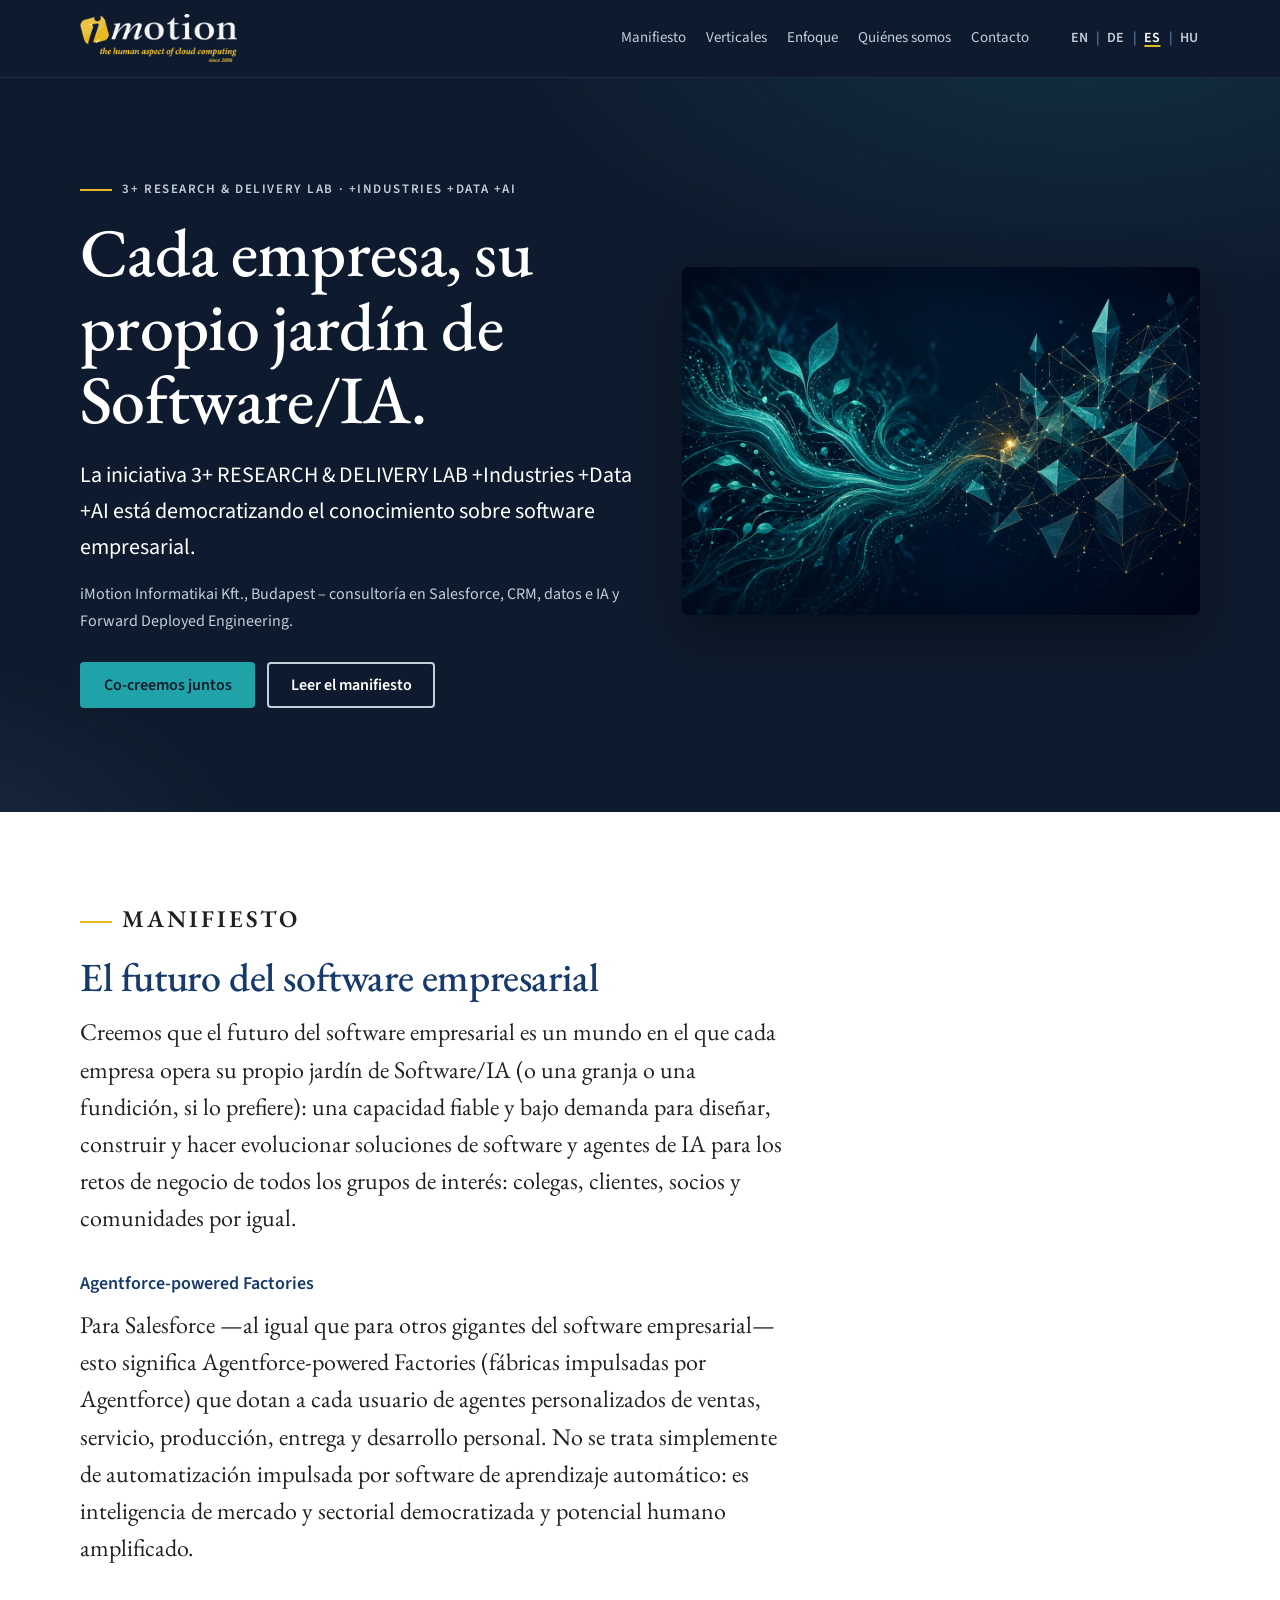
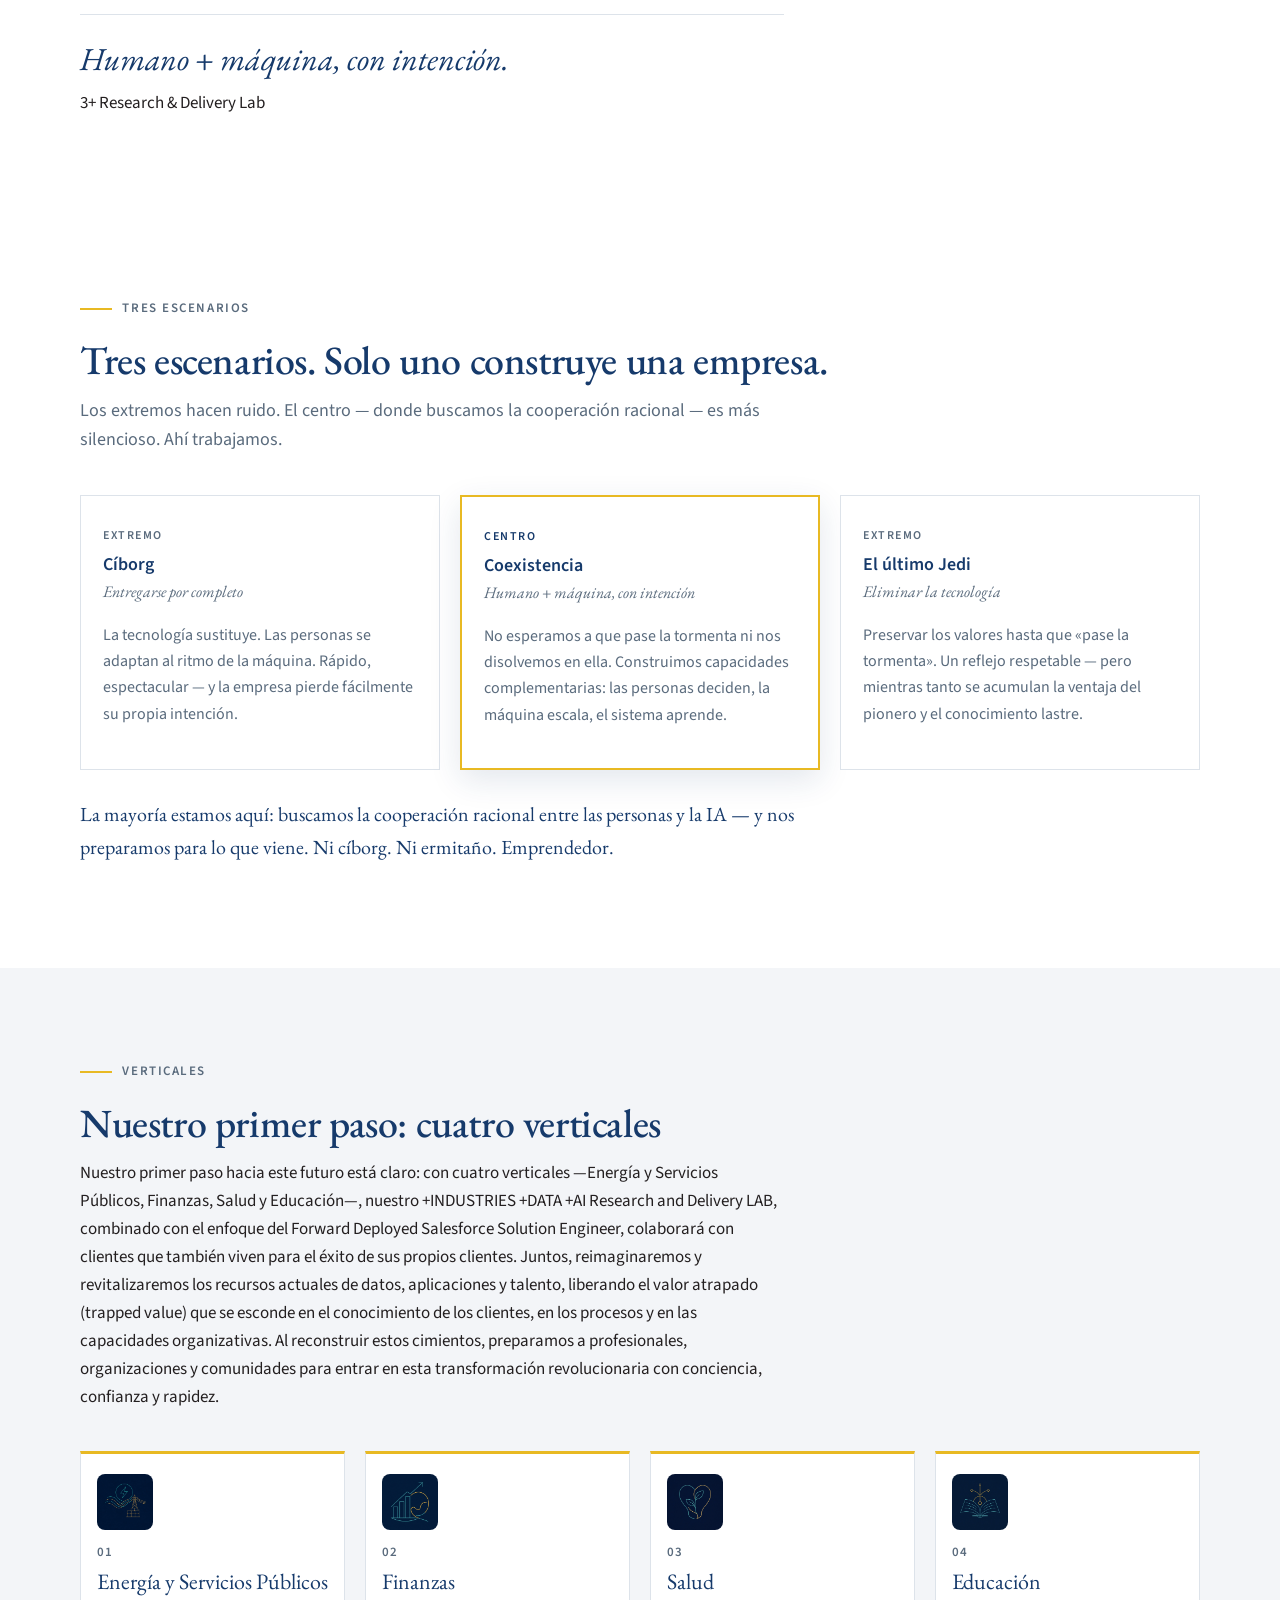
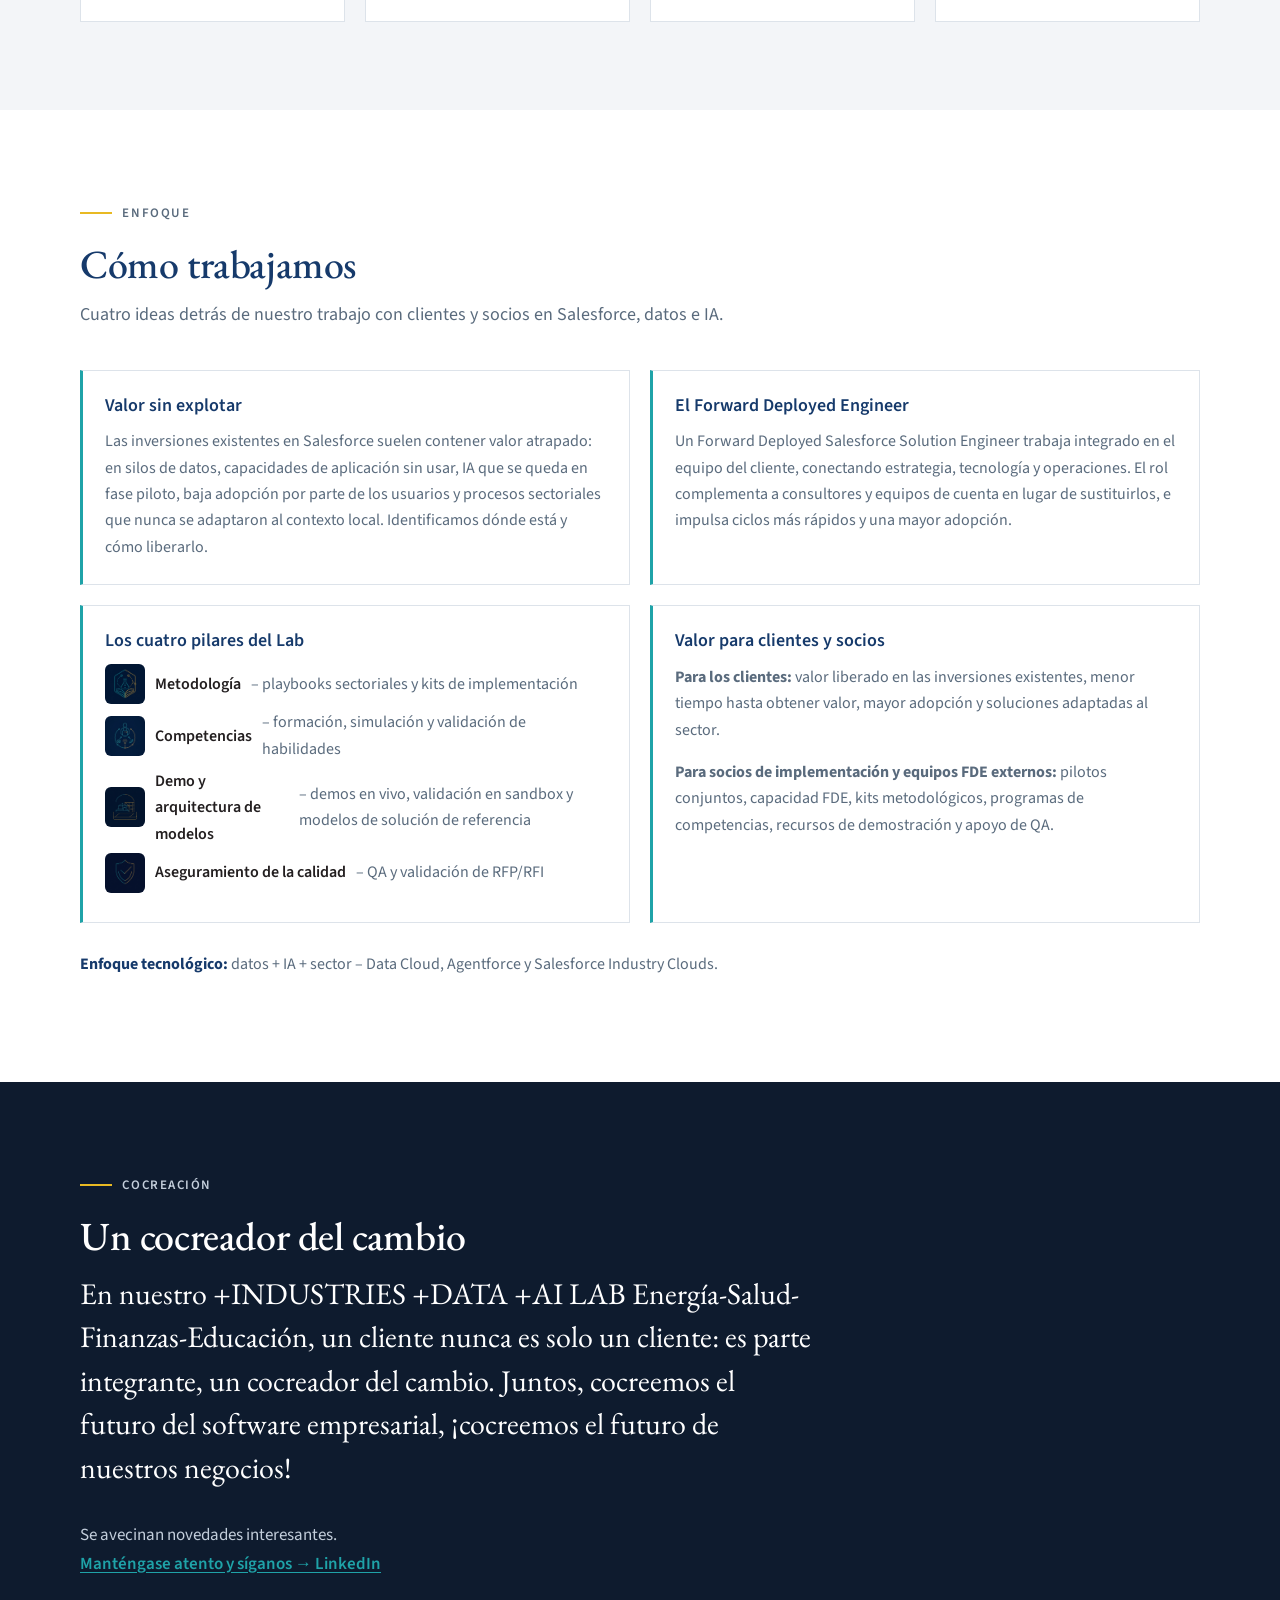
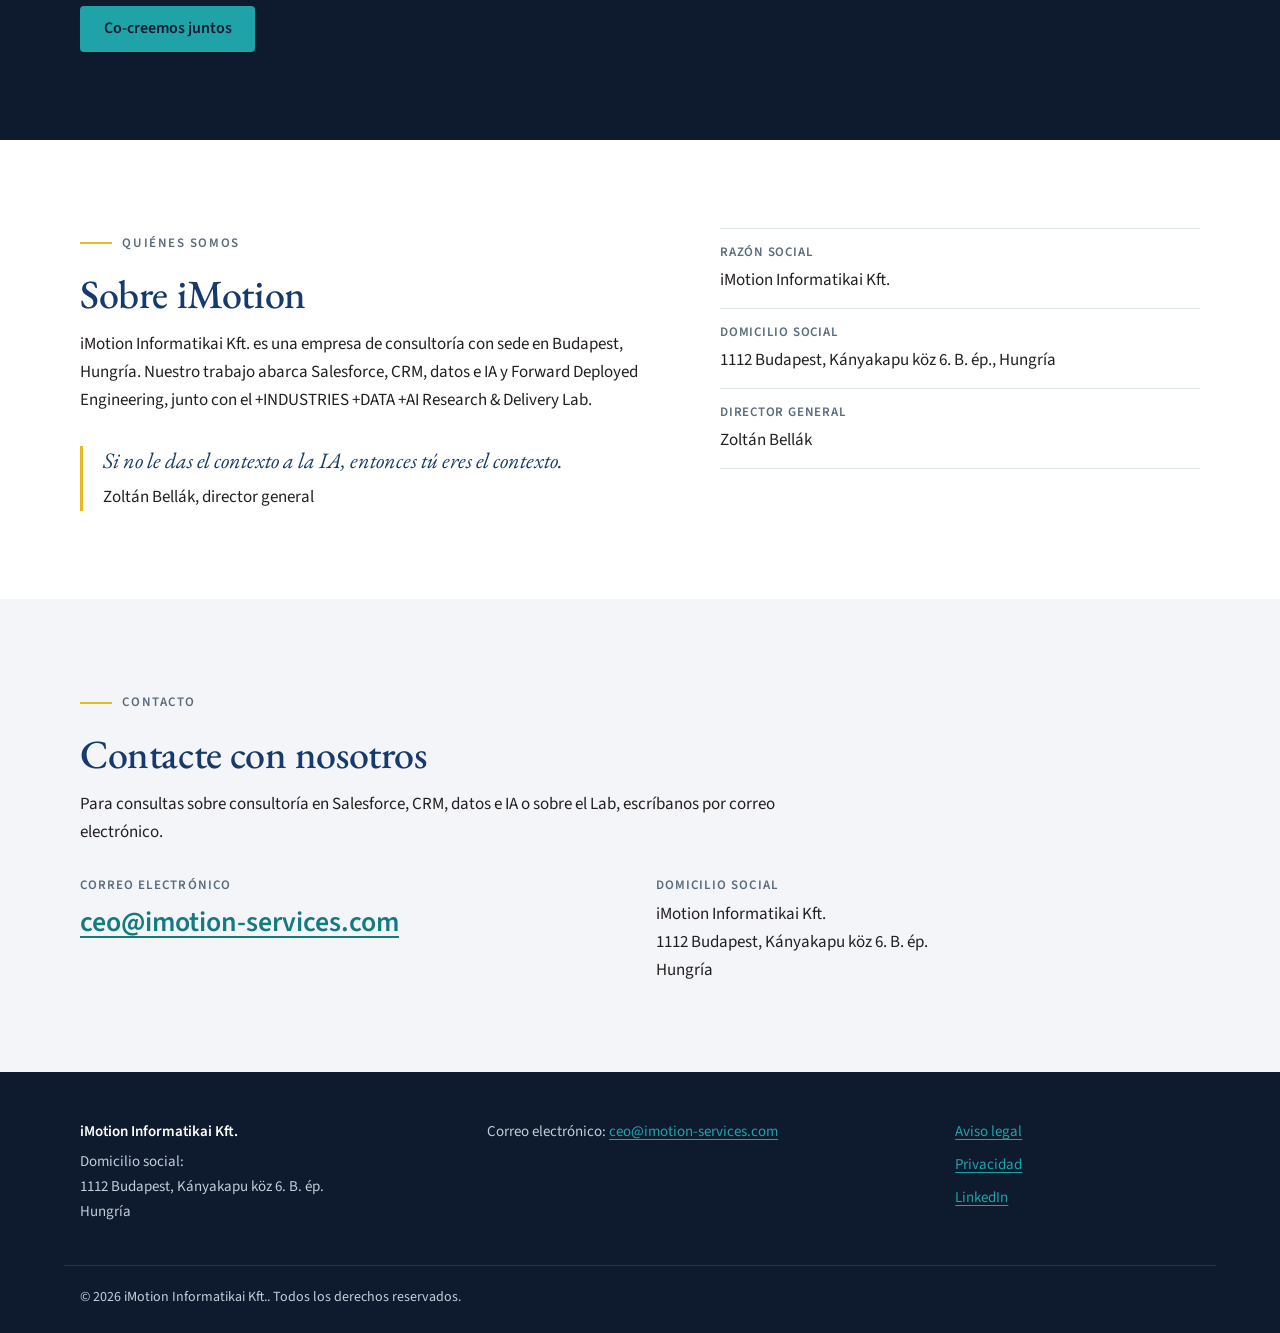
<file: es/index.html>
<!DOCTYPE html>


<html lang="es">
<head>
<meta charset="utf-8"/>
<meta content="width=device-width, initial-scale=1" name="viewport"/>
<title>iMotion Informatikai Kft. – Consultoría en Salesforce, CRM, datos e IA</title>
<meta content="iMotion Informatikai Kft., Budapest: consultoría en Salesforce, CRM, datos e IA, Forward Deployed Engineering y el +INDUSTRIES +DATA +AI Research &amp; Delivery Lab." name="description"/>
<link href="https://imotion-services.com/es/" rel="canonical"/>
<link href="https://imotion-services.com/" hreflang="en" rel="alternate"/>
<link href="https://imotion-services.com/de/" hreflang="de" rel="alternate"/>
<link href="https://imotion-services.com/es/" hreflang="es" rel="alternate"/>
<link href="https://imotion-services.com/hu/" hreflang="hu" rel="alternate"/>
<link href="https://imotion-services.com/" hreflang="x-default" rel="alternate"/>
<meta content="website" property="og:type"/>
<meta content="iMotion Informatikai Kft." property="og:site_name"/>
<meta content="iMotion Informatikai Kft. – Consultoría en Salesforce, CRM, datos e IA" property="og:title"/>
<meta content="iMotion Informatikai Kft., Budapest: consultoría en Salesforce, CRM, datos e IA, Forward Deployed Engineering y el +INDUSTRIES +DATA +AI Research &amp; Delivery Lab." property="og:description"/>
<meta content="https://imotion-services.com/es/" property="og:url"/>
<meta content="es_ES" property="og:locale"/>
<meta content="en_GB" property="og:locale:alternate"/>
<meta content="de_DE" property="og:locale:alternate"/>
<meta content="hu_HU" property="og:locale:alternate"/>
<meta content="summary_large_image" name="twitter:card"/>
<meta content="#0E1B2E" name="theme-color"/>

<link href="../assets/style.css" rel="stylesheet"/>
<link href="../favicon.ico" rel="icon" sizes="any"/>
<link href="../assets/img/imotion-icon-palette-512.png" rel="apple-touch-icon"/>
<meta content="https://imotion-services.com/assets/img/og-image.jpg" property="og:image"/>
</head>
<body>
<a class="skip-link" href="#main">Saltar al contenido</a>
<header class="site-header">
<div class="container header-inner">
<a aria-label="iMotion – inicio" class="brand" href="../es/index.html"><img alt="iMotion – the human aspect of cloud computing, since 2006" height="48" src="../assets/img/imotion-logo-palette_on-dark_header-60h.png" srcset="../assets/img/imotion-logo-palette_on-dark_header-120h@2x.png 2x"/></a>
<nav aria-label="Principal" class="site-nav">
<ul>
<li><a href="#manifesto">Manifiesto</a></li>
<li><a href="#verticals">Verticales</a></li>
<li><a href="#approach">Enfoque</a></li>
<li><a href="#about">Quiénes somos</a></li>
<li><a href="#contact">Contacto</a></li>
</ul>
</nav>
<nav aria-label="Idioma" class="lang-switch">
<ul>
<li><a href="../index.html" hreflang="en" lang="en"><abbr title="English">EN</abbr></a></li>
<li><a href="../de/index.html" hreflang="de" lang="de"><abbr title="Deutsch">DE</abbr></a></li>
<li><a aria-current="page" href="../es/index.html" hreflang="es" lang="es"><abbr title="Español">ES</abbr></a></li>
<li><a href="../hu/index.html" hreflang="hu" lang="hu"><abbr title="Magyar">HU</abbr></a></li>
</ul>
</nav>
</div>
</header>
<main id="main">
<section aria-labelledby="hero-title" class="hero">
<div class="container hero-grid"><div class="hero-text">
<p class="eyebrow">3+ Research &amp; Delivery Lab · +Industries +Data +AI</p>
<h1 id="hero-title">Cada empresa, su propio jardín de Software/IA.</h1>
<p class="hero-lead">La iniciativa 3+ RESEARCH &amp; DELIVERY LAB +Industries +Data +AI está democratizando el conocimiento sobre software empresarial.</p>
<p class="hero-meta">iMotion Informatikai Kft., Budapest – consultoría en Salesforce, CRM, datos e IA y Forward Deployed Engineering.</p>
<div class="btn-row">
<a class="btn btn-primary" href="mailto:ceo@imotion-services.com">Co-creemos juntos</a>
<a class="btn btn-ghost" href="#manifesto">Leer el manifiesto</a>
</div>
</div><figure class="hero-figure"><img alt="Un jardín de software/IA que se transforma en una fundición precisa" height="900" src="../assets/img/hero-16x9.jpg" width="1600"/></figure></div>
</section>

<section aria-labelledby="manifesto-title" class="section" id="manifesto">
<div class="container">
<div class="prose manifesto">
<p class="eyebrow">Manifiesto</p>
<h2 id="manifesto-title">El futuro del software empresarial</h2>
<p>Creemos que el futuro del software empresarial es un mundo en el que cada empresa opera su propio jardín de Software/IA (o una granja o una fundición, si lo prefiere): una capacidad fiable y bajo demanda para diseñar, construir y hacer evolucionar soluciones de software y agentes de IA para los retos de negocio de todos los grupos de interés: colegas, clientes, socios y comunidades por igual.</p>
<h3>Agentforce-powered Factories</h3>
<p>Para Salesforce —al igual que para otros gigantes del software empresarial— esto significa Agentforce-powered Factories (fábricas impulsadas por Agentforce) que dotan a cada usuario de agentes personalizados de ventas, servicio, producción, entrega y desarrollo personal. No se trata simplemente de automatización impulsada por software de aprendizaje automático: es inteligencia de mercado y sectorial democratizada y potencial humano amplificado.</p>
</div>
<figure class="pullquote">
<blockquote><p>Humano + máquina, con intención.</p></blockquote>
<figcaption>3+ Research &amp; Delivery Lab</figcaption>
</figure>
</div>
</section>
<section aria-labelledby="scenarios-title" class="section" id="scenarios"><div class="container"><p class="eyebrow">Tres escenarios</p><h2 id="scenarios-title">Tres escenarios. Solo uno construye una empresa.</h2><p class="section-intro">Los extremos hacen ruido. El centro — donde buscamos la cooperación racional — es más silencioso. Ahí trabajamos.</p><ul class="scenarios"><li class="scenario"><span class="sc-tag">Extremo</span><h3>Cíborg</h3><p class="sc-sub">Entregarse por completo</p><p>La tecnología sustituye. Las personas se adaptan al ritmo de la máquina. Rápido, espectacular — y la empresa pierde fácilmente su propia intención.</p></li><li class="scenario scenario-mid"><span class="sc-tag">Centro</span><h3>Coexistencia</h3><p class="sc-sub">Humano + máquina, con intención</p><p>No esperamos a que pase la tormenta ni nos disolvemos en ella. Construimos capacidades complementarias: las personas deciden, la máquina escala, el sistema aprende.</p></li><li class="scenario"><span class="sc-tag">Extremo</span><h3>El último Jedi</h3><p class="sc-sub">Eliminar la tecnología</p><p>Preservar los valores hasta que «pase la tormenta». Un reflejo respetable — pero mientras tanto se acumulan la ventaja del pionero y el conocimiento lastre.</p></li></ul><p class="sc-out">La mayoría estamos aquí: buscamos la cooperación racional entre las personas y la IA — y nos preparamos para lo que viene. Ni cíborg. Ni ermitaño. Emprendedor.</p></div></section>


<section aria-labelledby="verticals-title" class="section section-mist" id="verticals">
<div class="container">
<div class="prose">
<p class="eyebrow">Verticales</p>
<h2 id="verticals-title">Nuestro primer paso: cuatro verticales</h2>
<p>Nuestro primer paso hacia este futuro está claro: con cuatro verticales —Energía y Servicios Públicos, Finanzas, Salud y Educación—, nuestro +INDUSTRIES +DATA +AI Research and Delivery LAB, combinado con el enfoque del Forward Deployed Salesforce Solution Engineer, colaborará con clientes que también viven para el éxito de sus propios clientes. Juntos, reimaginaremos y revitalizaremos los recursos actuales de datos, aplicaciones y talento, liberando el valor atrapado (trapped value) que se esconde en el conocimiento de los clientes, en los procesos y en las capacidades organizativas. Al reconstruir estos cimientos, preparamos a profesionales, organizaciones y comunidades para entrar en esta transformación revolucionaria con conciencia, confianza y rapidez.</p>
</div>
<ul class="verticals">
<li><img alt="" class="v-icon" height="64" src="../assets/img/icon-energy.jpg" width="64"/><span aria-hidden="true" class="num">01</span><span class="name">Energía y Servicios Públicos</span></li>
<li><img alt="" class="v-icon" height="64" src="../assets/img/icon-finance.jpg" width="64"/><span aria-hidden="true" class="num">02</span><span class="name">Finanzas</span></li>
<li><img alt="" class="v-icon" height="64" src="../assets/img/icon-health.jpg" width="64"/><span aria-hidden="true" class="num">03</span><span class="name">Salud</span></li>
<li><img alt="" class="v-icon" height="64" src="../assets/img/icon-education.jpg" width="64"/><span aria-hidden="true" class="num">04</span><span class="name">Educación</span></li>
</ul>
</div>
</section>

<section aria-labelledby="approach-title" class="section" id="approach">
<div class="container">
<p class="eyebrow">Enfoque</p>
<h2 id="approach-title">Cómo trabajamos</h2>
<p class="section-intro">Cuatro ideas detrás de nuestro trabajo con clientes y socios en Salesforce, datos e IA.</p>
<ul class="cards">
<li class="card">
<h3>Valor sin explotar</h3>
<p>Las inversiones existentes en Salesforce suelen contener valor atrapado: en silos de datos, capacidades de aplicación sin usar, IA que se queda en fase piloto, baja adopción por parte de los usuarios y procesos sectoriales que nunca se adaptaron al contexto local. Identificamos dónde está y cómo liberarlo.</p>
</li>
<li class="card">
<h3>El Forward Deployed Engineer</h3>
<p>Un Forward Deployed Salesforce Solution Engineer trabaja integrado en el equipo del cliente, conectando estrategia, tecnología y operaciones. El rol complementa a consultores y equipos de cuenta en lugar de sustituirlos, e impulsa ciclos más rápidos y una mayor adopción.</p>
</li>
<li class="card">
<h3>Los cuatro pilares del Lab</h3>
<ul>
<li class="pillar"><img alt="" class="p-icon" height="40" src="../assets/img/icon-methodology.jpg" width="40"/><strong>Metodología</strong> – playbooks sectoriales y kits de implementación</li>
<li class="pillar"><img alt="" class="p-icon" height="40" src="../assets/img/icon-competency.jpg" width="40"/><strong>Competencias</strong> – formación, simulación y validación de habilidades</li>
<li class="pillar"><img alt="" class="p-icon" height="40" src="../assets/img/icon-demo.jpg" width="40"/><strong>Demo y arquitectura de modelos</strong> – demos en vivo, validación en sandbox y modelos de solución de referencia</li>
<li class="pillar"><img alt="" class="p-icon" height="40" src="../assets/img/icon-qa.jpg" width="40"/><strong>Aseguramiento de la calidad</strong> – QA y validación de RFP/RFI</li>
</ul>
</li>
<li class="card">
<h3>Valor para clientes y socios</h3>
<p><strong>Para los clientes:</strong> valor liberado en las inversiones existentes, menor tiempo hasta obtener valor, mayor adopción y soluciones adaptadas al sector.</p>
<p><strong>Para socios de implementación y equipos FDE externos:</strong> pilotos conjuntos, capacidad FDE, kits metodológicos, programas de competencias, recursos de demostración y apoyo de QA.</p>
</li>
</ul>
<p class="tech-focus"><strong>Enfoque tecnológico:</strong> datos + IA + sector – Data Cloud, Agentforce y Salesforce Industry Clouds.</p>
</div>
</section>

<section aria-labelledby="cocreation-title" class="section section-dark cocreation" id="cocreation">
<div class="container">
<p class="eyebrow">Cocreación</p>
<h2 id="cocreation-title">Un cocreador del cambio</h2>
<p class="statement">En nuestro +INDUSTRIES +DATA +AI LAB Energía-Salud-Finanzas-Educación, un cliente nunca es solo un cliente: es parte integrante, un cocreador del cambio. Juntos, cocreemos el futuro del software empresarial, ¡cocreemos el futuro de nuestros negocios!</p>
<p class="cta-line">Se avecinan novedades interesantes.</p><p class="follow"><a href="https://www.linkedin.com/company/imotion-international" rel="noopener">Manténgase atento y síganos → LinkedIn</a></p>
<div class="btn-row">
<a class="btn btn-primary" href="mailto:ceo@imotion-services.com">Co-creemos juntos</a>
</div>
</div>
</section>
<section aria-labelledby="about-title" class="section" id="about">
<div class="container about-grid">
<div class="prose">
<p class="eyebrow">Quiénes somos</p>
<h2 id="about-title">Sobre iMotion</h2>
<p>iMotion Informatikai Kft. es una empresa de consultoría con sede en Budapest, Hungría. Nuestro trabajo abarca Salesforce, CRM, datos e IA y Forward Deployed Engineering, junto con el +INDUSTRIES +DATA +AI Research &amp; Delivery Lab.</p>


<figure class="motto">
<blockquote><p>Si no le das el contexto a la IA, entonces tú eres el contexto.</p></blockquote>
<figcaption>Zoltán Bellák, director general</figcaption>
</figure>
</div>
<dl class="facts">
<div><dt>Razón social</dt><dd>iMotion Informatikai Kft.</dd></div>
<div><dt>Domicilio social</dt><dd>1112 Budapest, Kányakapu köz 6. B. ép., Hungría</dd></div>
<div><dt>Director general</dt><dd>Zoltán Bellák</dd></div>

</dl>
</div>
</section>
<section aria-labelledby="contact-title" class="section section-mist" id="contact">
<div class="container">
<div class="prose">
<p class="eyebrow">Contacto</p>
<h2 id="contact-title">Contacte con nosotros</h2>
<p>Para consultas sobre consultoría en Salesforce, CRM, datos e IA o sobre el Lab, escríbanos por correo electrónico.</p>
</div>
<div class="contact-grid">
<div>
<h3>Correo electrónico</h3>
<p class="contact-email"><a href="mailto:ceo@imotion-services.com">ceo@imotion-services.com</a></p>
</div>
<div>
<h3>Domicilio social</h3>
<address>iMotion Informatikai Kft.<br/>1112 Budapest, Kányakapu köz 6. B. ép.<br/>Hungría</address>
</div>
</div>
</div>
</section>
</main>
<footer class="site-footer">
<div class="container footer-grid">
<div>
<p class="footer-name">iMotion Informatikai Kft.</p>
<address>Domicilio social:<br/>1112 Budapest, Kányakapu köz 6. B. ép.<br/>Hungría</address>
</div>
<dl class="footer-facts">


<div><dt>Correo electrónico</dt><dd><a href="mailto:ceo@imotion-services.com">ceo@imotion-services.com</a></dd></div>
</dl>
<nav aria-label="Información legal" class="footer-links">
<ul>
<li><a href="../es/imprint.html">Aviso legal</a></li>
<li><a href="../es/privacy.html">Privacidad</a></li>
<li><a href="https://www.linkedin.com/company/imotion-international" rel="noopener">LinkedIn</a></li></ul>
</nav>
</div>
<div class="container footer-bottom">
<p>© 2026 iMotion Informatikai Kft.. Todos los derechos reservados.</p>
</div>
</footer>
</body>
</html>
</file>
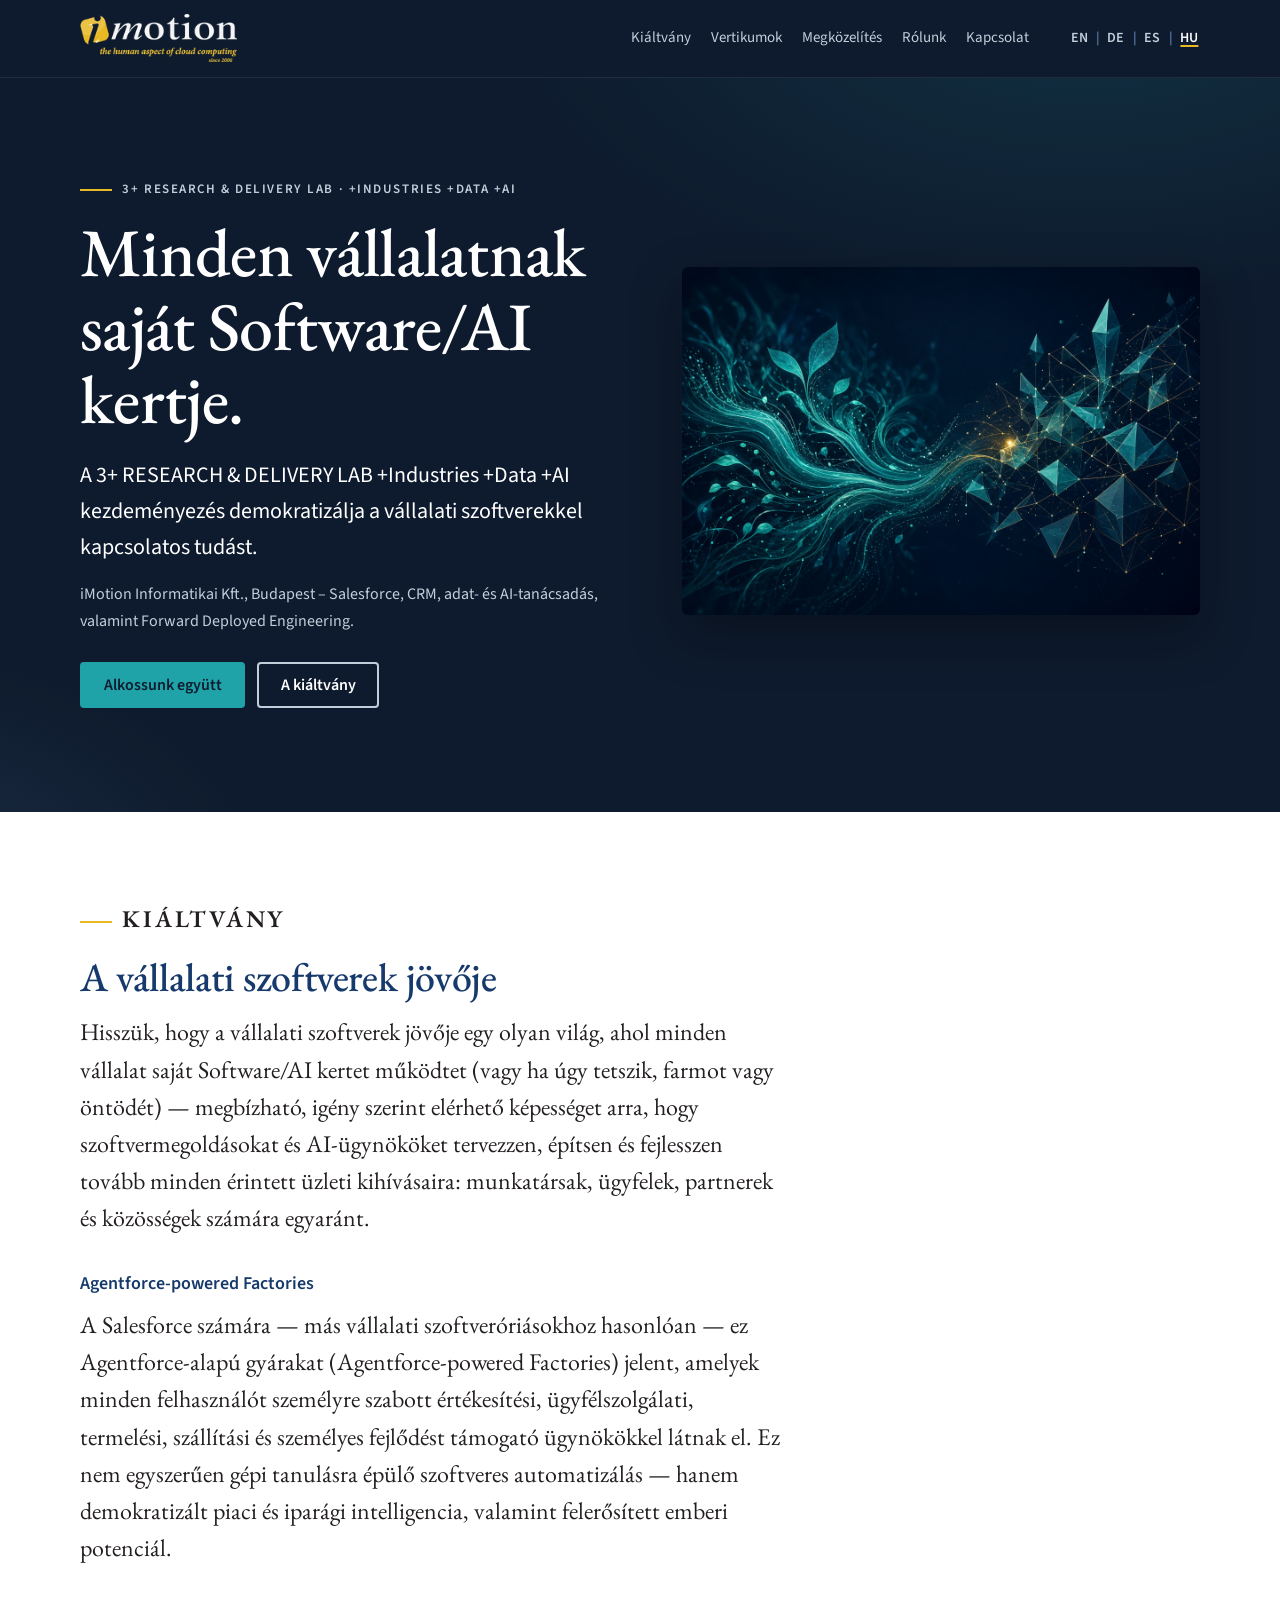
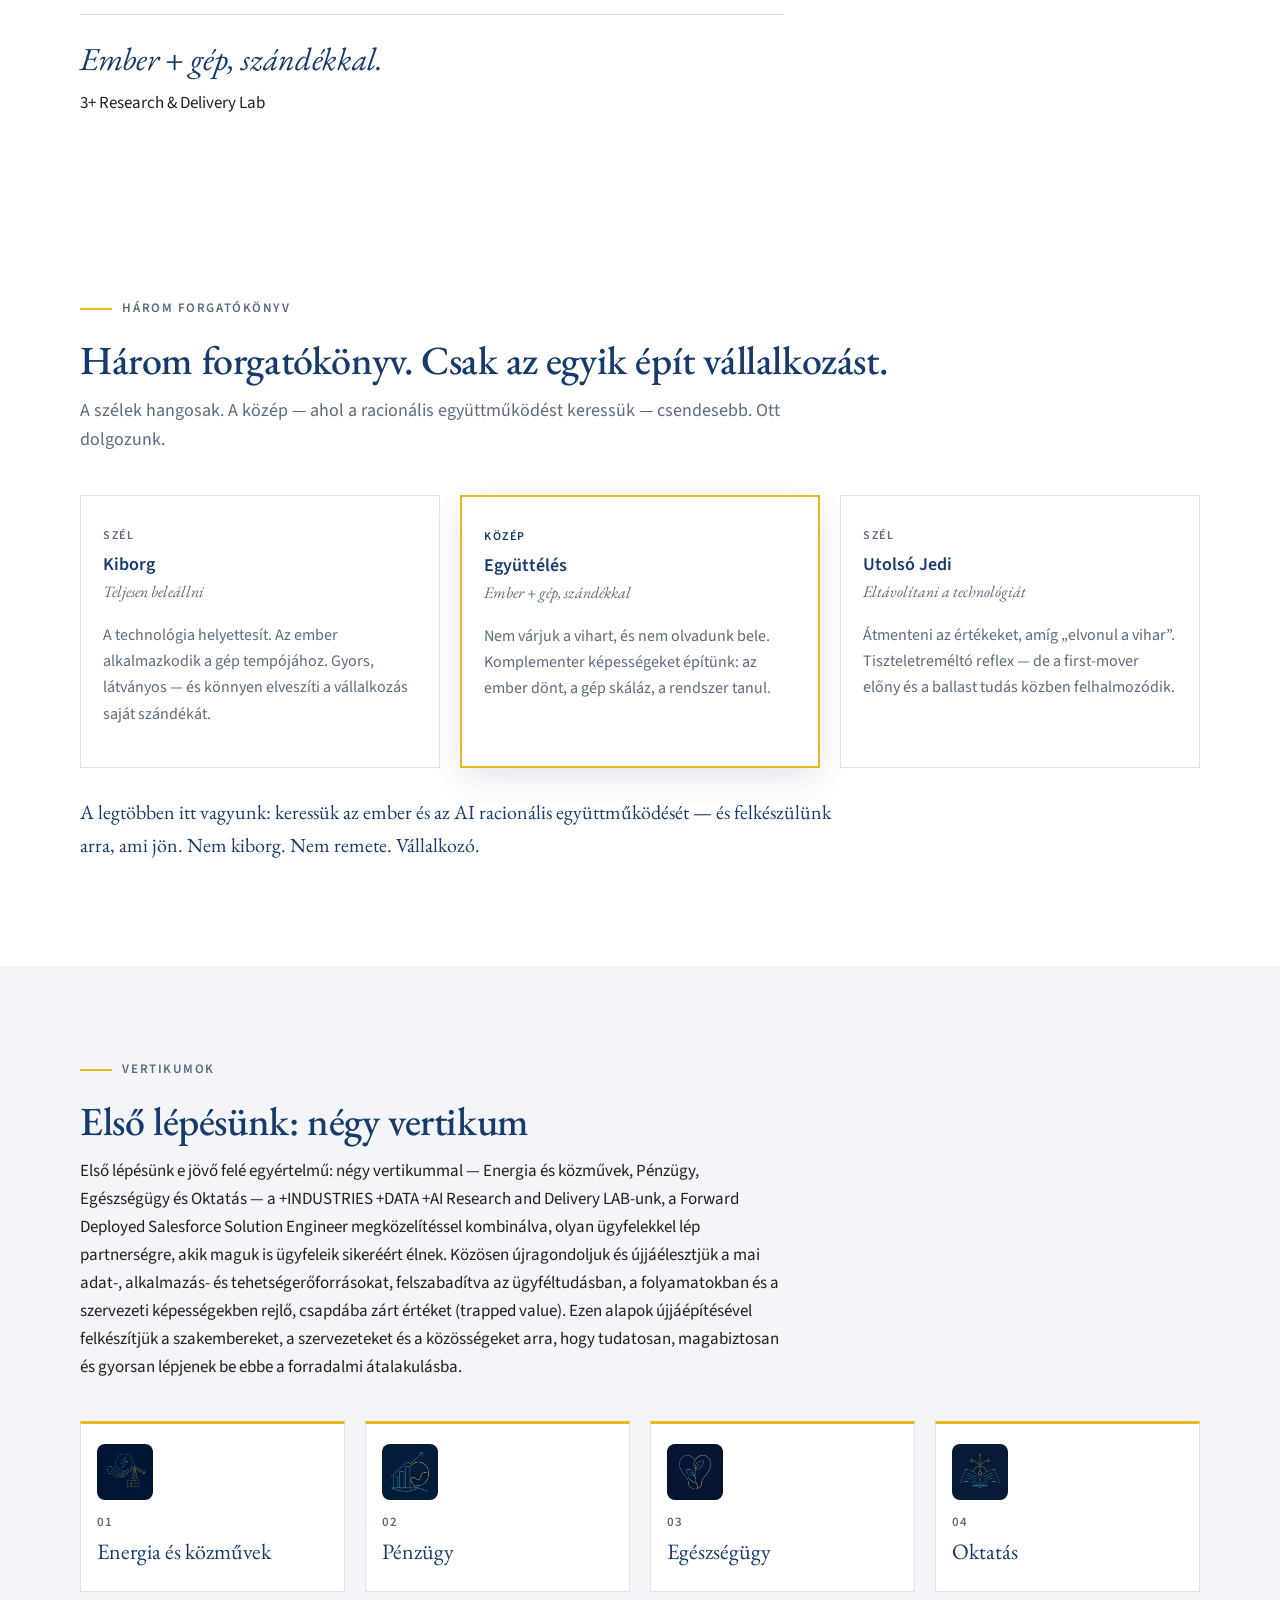
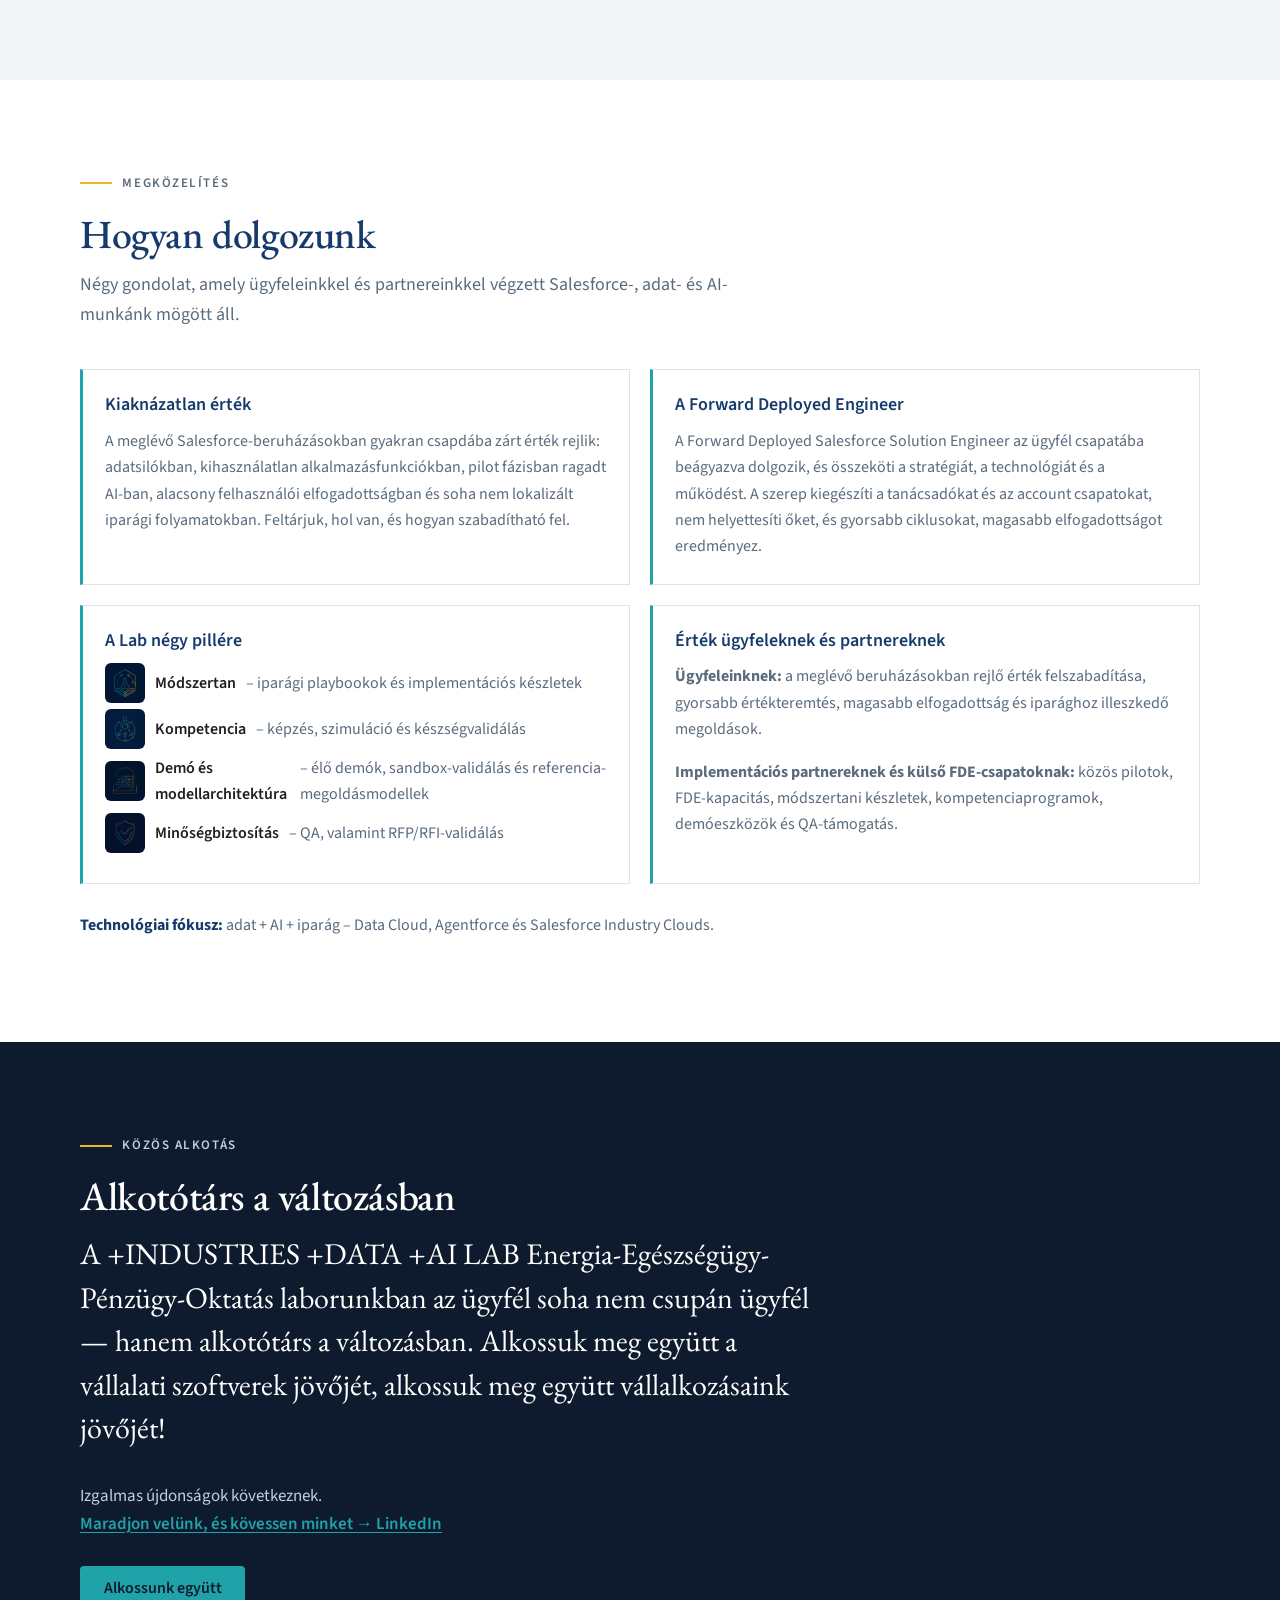
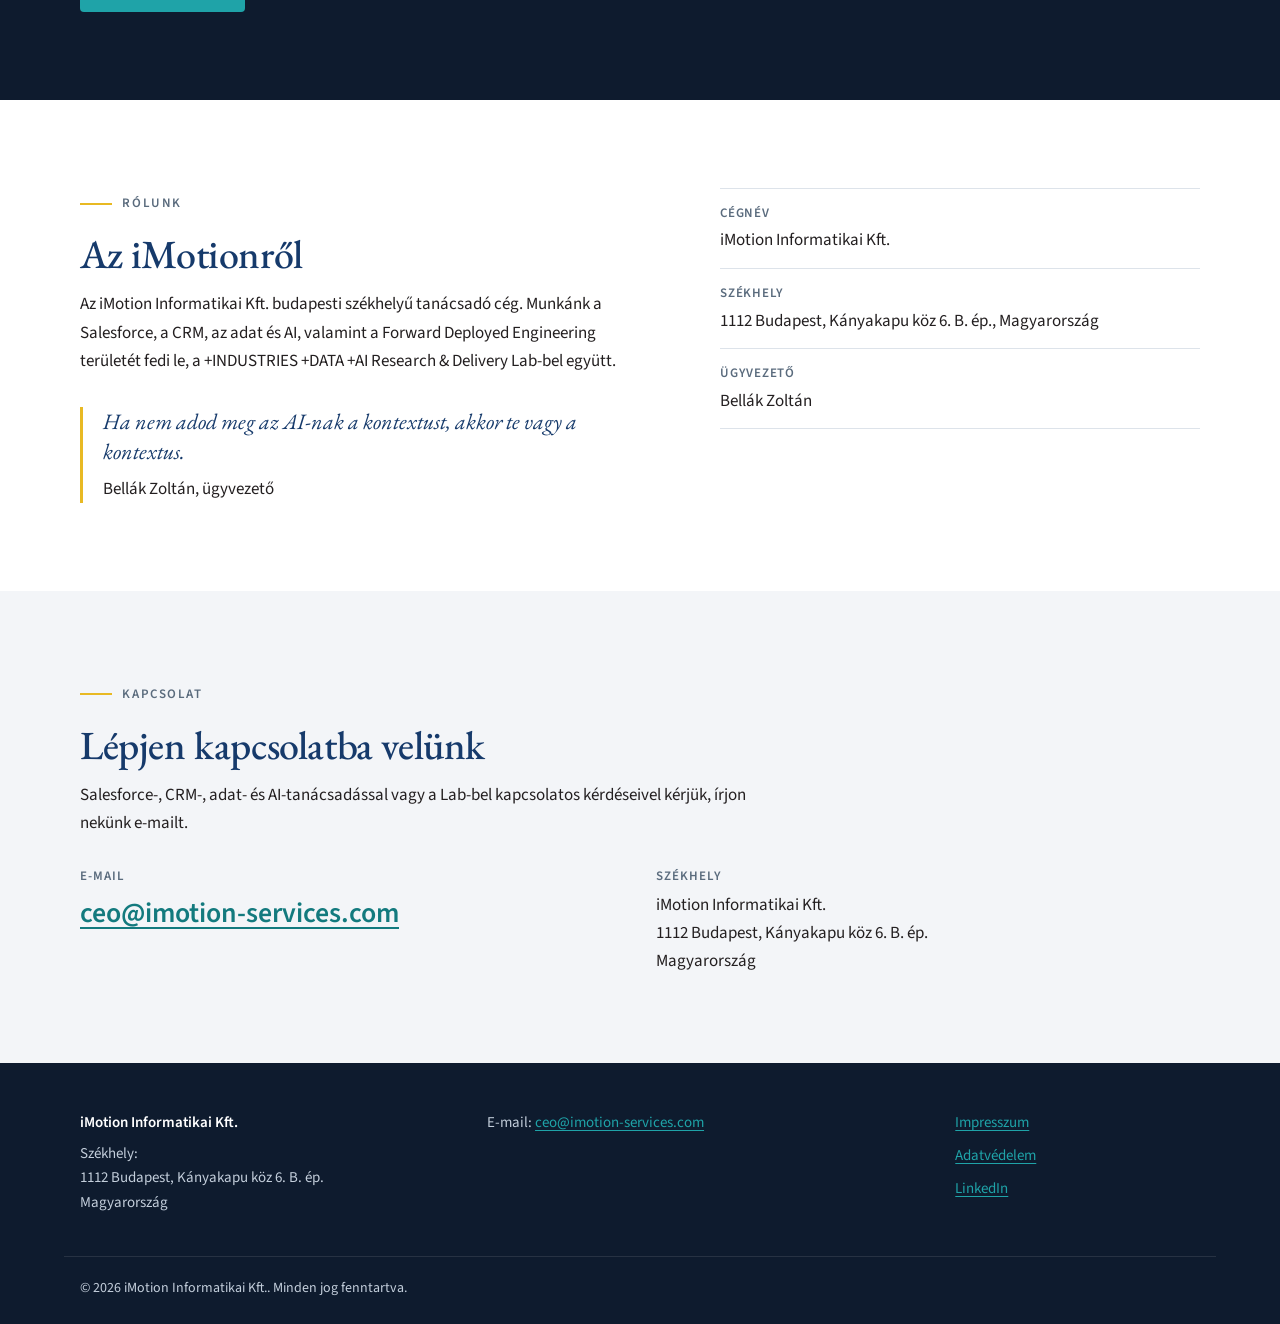
<file: hu/index.html>
<!DOCTYPE html>


<html lang="hu">
<head>
<meta charset="utf-8"/>
<meta content="width=device-width, initial-scale=1" name="viewport"/>
<title>iMotion Informatikai Kft. – Salesforce, CRM, adat- és AI-tanácsadás</title>
<meta content="iMotion Informatikai Kft., Budapest: Salesforce, CRM, adat- és AI-tanácsadás, Forward Deployed Engineering és a +INDUSTRIES +DATA +AI Research &amp; Delivery Lab." name="description"/>
<link href="https://imotion-services.com/hu/" rel="canonical"/>
<link href="https://imotion-services.com/" hreflang="en" rel="alternate"/>
<link href="https://imotion-services.com/de/" hreflang="de" rel="alternate"/>
<link href="https://imotion-services.com/es/" hreflang="es" rel="alternate"/>
<link href="https://imotion-services.com/hu/" hreflang="hu" rel="alternate"/>
<link href="https://imotion-services.com/" hreflang="x-default" rel="alternate"/>
<meta content="website" property="og:type"/>
<meta content="iMotion Informatikai Kft." property="og:site_name"/>
<meta content="iMotion Informatikai Kft. – Salesforce, CRM, adat- és AI-tanácsadás" property="og:title"/>
<meta content="iMotion Informatikai Kft., Budapest: Salesforce, CRM, adat- és AI-tanácsadás, Forward Deployed Engineering és a +INDUSTRIES +DATA +AI Research &amp; Delivery Lab." property="og:description"/>
<meta content="https://imotion-services.com/hu/" property="og:url"/>
<meta content="hu_HU" property="og:locale"/>
<meta content="en_GB" property="og:locale:alternate"/>
<meta content="de_DE" property="og:locale:alternate"/>
<meta content="es_ES" property="og:locale:alternate"/>
<meta content="summary_large_image" name="twitter:card"/>
<meta content="#0E1B2E" name="theme-color"/>

<link href="../assets/style.css" rel="stylesheet"/>
<link href="../favicon.ico" rel="icon" sizes="any"/>
<link href="../assets/img/imotion-icon-palette-512.png" rel="apple-touch-icon"/>
<meta content="https://imotion-services.com/assets/img/og-image.jpg" property="og:image"/>
</head>
<body>
<a class="skip-link" href="#main">Ugrás a tartalomhoz</a>
<header class="site-header">
<div class="container header-inner">
<a aria-label="iMotion – kezdőlap" class="brand" href="../hu/index.html"><img alt="iMotion – the human aspect of cloud computing, since 2006" height="48" src="../assets/img/imotion-logo-palette_on-dark_header-60h.png" srcset="../assets/img/imotion-logo-palette_on-dark_header-120h@2x.png 2x"/></a>
<nav aria-label="Fő navigáció" class="site-nav">
<ul>
<li><a href="#manifesto">Kiáltvány</a></li>
<li><a href="#verticals">Vertikumok</a></li>
<li><a href="#approach">Megközelítés</a></li>
<li><a href="#about">Rólunk</a></li>
<li><a href="#contact">Kapcsolat</a></li>
</ul>
</nav>
<nav aria-label="Nyelv" class="lang-switch">
<ul>
<li><a href="../index.html" hreflang="en" lang="en"><abbr title="English">EN</abbr></a></li>
<li><a href="../de/index.html" hreflang="de" lang="de"><abbr title="Deutsch">DE</abbr></a></li>
<li><a href="../es/index.html" hreflang="es" lang="es"><abbr title="Español">ES</abbr></a></li>
<li><a aria-current="page" href="../hu/index.html" hreflang="hu" lang="hu"><abbr title="Magyar">HU</abbr></a></li>
</ul>
</nav>
</div>
</header>
<main id="main">
<section aria-labelledby="hero-title" class="hero">
<div class="container hero-grid"><div class="hero-text">
<p class="eyebrow">3+ Research &amp; Delivery Lab · +Industries +Data +AI</p>
<h1 id="hero-title">Minden vállalatnak saját Software/AI kertje.</h1>
<p class="hero-lead">A 3+ RESEARCH &amp; DELIVERY LAB +Industries +Data +AI kezdeményezés demokratizálja a vállalati szoftverekkel kapcsolatos tudást.</p>
<p class="hero-meta">iMotion Informatikai Kft., Budapest – Salesforce, CRM, adat- és AI-tanácsadás, valamint Forward Deployed Engineering.</p>
<div class="btn-row">
<a class="btn btn-primary" href="mailto:ceo@imotion-services.com">Alkossunk együtt</a>
<a class="btn btn-ghost" href="#manifesto">A kiáltvány</a>
</div>
</div><figure class="hero-figure"><img alt="Szoftver/AI-kert, amely precíz öntödévé alakul" height="900" src="../assets/img/hero-16x9.jpg" width="1600"/></figure></div>
</section>

<section aria-labelledby="manifesto-title" class="section" id="manifesto">
<div class="container">
<div class="prose manifesto">
<p class="eyebrow">Kiáltvány</p>
<h2 id="manifesto-title">A vállalati szoftverek jövője</h2>
<p>Hisszük, hogy a vállalati szoftverek jövője egy olyan világ, ahol minden vállalat saját Software/AI kertet működtet (vagy ha úgy tetszik, farmot vagy öntödét) — megbízható, igény szerint elérhető képességet arra, hogy szoftvermegoldásokat és AI-ügynököket tervezzen, építsen és fejlesszen tovább minden érintett üzleti kihívásaira: munkatársak, ügyfelek, partnerek és közösségek számára egyaránt.</p>
<h3>Agentforce-powered Factories</h3>
<p>A Salesforce számára — más vállalati szoftveróriásokhoz hasonlóan — ez Agentforce-alapú gyárakat (Agentforce-powered Factories) jelent, amelyek minden felhasználót személyre szabott értékesítési, ügyfélszolgálati, termelési, szállítási és személyes fejlődést támogató ügynökökkel látnak el. Ez nem egyszerűen gépi tanulásra épülő szoftveres automatizálás — hanem demokratizált piaci és iparági intelligencia, valamint felerősített emberi potenciál.</p>
</div>
<figure class="pullquote">
<blockquote><p>Ember + gép, szándékkal.</p></blockquote>
<figcaption>3+ Research &amp; Delivery Lab</figcaption>
</figure>
</div>
</section>
<section aria-labelledby="scenarios-title" class="section" id="scenarios"><div class="container"><p class="eyebrow">Három forgatókönyv</p><h2 id="scenarios-title">Három forgatókönyv. Csak az egyik épít vállalkozást.</h2><p class="section-intro">A szélek hangosak. A közép — ahol a racionális együttműködést keressük — csendesebb. Ott dolgozunk.</p><ul class="scenarios"><li class="scenario"><span class="sc-tag">Szél</span><h3>Kiborg</h3><p class="sc-sub">Teljesen beleállni</p><p>A technológia helyettesít. Az ember alkalmazkodik a gép tempójához. Gyors, látványos — és könnyen elveszíti a vállalkozás saját szándékát.</p></li><li class="scenario scenario-mid"><span class="sc-tag">Közép</span><h3>Együttélés</h3><p class="sc-sub">Ember + gép, szándékkal</p><p>Nem várjuk a vihart, és nem olvadunk bele. Komplementer képességeket építünk: az ember dönt, a gép skáláz, a rendszer tanul.</p></li><li class="scenario"><span class="sc-tag">Szél</span><h3>Utolsó Jedi</h3><p class="sc-sub">Eltávolítani a technológiát</p><p>Átmenteni az értékeket, amíg „elvonul a vihar”. Tiszteletreméltó reflex — de a first-mover előny és a ballast tudás közben felhalmozódik.</p></li></ul><p class="sc-out">A legtöbben itt vagyunk: keressük az ember és az AI racionális együttműködését — és felkészülünk arra, ami jön. Nem kiborg. Nem remete. Vállalkozó.</p></div></section>


<section aria-labelledby="verticals-title" class="section section-mist" id="verticals">
<div class="container">
<div class="prose">
<p class="eyebrow">Vertikumok</p>
<h2 id="verticals-title">Első lépésünk: négy vertikum</h2>
<p>Első lépésünk e jövő felé egyértelmű: négy vertikummal — Energia és közművek, Pénzügy, Egészségügy és Oktatás — a +INDUSTRIES +DATA +AI Research and Delivery LAB-unk, a Forward Deployed Salesforce Solution Engineer megközelítéssel kombinálva, olyan ügyfelekkel lép partnerségre, akik maguk is ügyfeleik sikeréért élnek. Közösen újragondoljuk és újjáélesztjük a mai adat-, alkalmazás- és tehetségerőforrásokat, felszabadítva az ügyféltudásban, a folyamatokban és a szervezeti képességekben rejlő, csapdába zárt értéket (trapped value). Ezen alapok újjáépítésével felkészítjük a szakembereket, a szervezeteket és a közösségeket arra, hogy tudatosan, magabiztosan és gyorsan lépjenek be ebbe a forradalmi átalakulásba.</p>
</div>
<ul class="verticals">
<li><img alt="" class="v-icon" height="64" src="../assets/img/icon-energy.jpg" width="64"/><span aria-hidden="true" class="num">01</span><span class="name">Energia és közművek</span></li>
<li><img alt="" class="v-icon" height="64" src="../assets/img/icon-finance.jpg" width="64"/><span aria-hidden="true" class="num">02</span><span class="name">Pénzügy</span></li>
<li><img alt="" class="v-icon" height="64" src="../assets/img/icon-health.jpg" width="64"/><span aria-hidden="true" class="num">03</span><span class="name">Egészségügy</span></li>
<li><img alt="" class="v-icon" height="64" src="../assets/img/icon-education.jpg" width="64"/><span aria-hidden="true" class="num">04</span><span class="name">Oktatás</span></li>
</ul>
</div>
</section>

<section aria-labelledby="approach-title" class="section" id="approach">
<div class="container">
<p class="eyebrow">Megközelítés</p>
<h2 id="approach-title">Hogyan dolgozunk</h2>
<p class="section-intro">Négy gondolat, amely ügyfeleinkkel és partnereinkkel végzett Salesforce-, adat- és AI-munkánk mögött áll.</p>
<ul class="cards">
<li class="card">
<h3>Kiaknázatlan érték</h3>
<p>A meglévő Salesforce-beruházásokban gyakran csapdába zárt érték rejlik: adatsilókban, kihasználatlan alkalmazásfunkciókban, pilot fázisban ragadt AI-ban, alacsony felhasználói elfogadottságban és soha nem lokalizált iparági folyamatokban. Feltárjuk, hol van, és hogyan szabadítható fel.</p>
</li>
<li class="card">
<h3>A Forward Deployed Engineer</h3>
<p>A Forward Deployed Salesforce Solution Engineer az ügyfél csapatába beágyazva dolgozik, és összeköti a stratégiát, a technológiát és a működést. A szerep kiegészíti a tanácsadókat és az account csapatokat, nem helyettesíti őket, és gyorsabb ciklusokat, magasabb elfogadottságot eredményez.</p>
</li>
<li class="card">
<h3>A Lab négy pillére</h3>
<ul>
<li class="pillar"><img alt="" class="p-icon" height="40" src="../assets/img/icon-methodology.jpg" width="40"/><strong>Módszertan</strong> – iparági playbookok és implementációs készletek</li>
<li class="pillar"><img alt="" class="p-icon" height="40" src="../assets/img/icon-competency.jpg" width="40"/><strong>Kompetencia</strong> – képzés, szimuláció és készségvalidálás</li>
<li class="pillar"><img alt="" class="p-icon" height="40" src="../assets/img/icon-demo.jpg" width="40"/><strong>Demó és modellarchitektúra</strong> – élő demók, sandbox-validálás és referencia-megoldásmodellek</li>
<li class="pillar"><img alt="" class="p-icon" height="40" src="../assets/img/icon-qa.jpg" width="40"/><strong>Minőségbiztosítás</strong> – QA, valamint RFP/RFI-validálás</li>
</ul>
</li>
<li class="card">
<h3>Érték ügyfeleknek és partnereknek</h3>
<p><strong>Ügyfeleinknek:</strong> a meglévő beruházásokban rejlő érték felszabadítása, gyorsabb értékteremtés, magasabb elfogadottság és iparághoz illeszkedő megoldások.</p>
<p><strong>Implementációs partnereknek és külső FDE-csapatoknak:</strong> közös pilotok, FDE-kapacitás, módszertani készletek, kompetenciaprogramok, demóeszközök és QA-támogatás.</p>
</li>
</ul>
<p class="tech-focus"><strong>Technológiai fókusz:</strong> adat + AI + iparág – Data Cloud, Agentforce és Salesforce Industry Clouds.</p>
</div>
</section>

<section aria-labelledby="cocreation-title" class="section section-dark cocreation" id="cocreation">
<div class="container">
<p class="eyebrow">Közös alkotás</p>
<h2 id="cocreation-title">Alkotótárs a változásban</h2>
<p class="statement">A +INDUSTRIES +DATA +AI LAB Energia-Egészségügy-Pénzügy-Oktatás laborunkban az ügyfél soha nem csupán ügyfél — hanem alkotótárs a változásban. Alkossuk meg együtt a vállalati szoftverek jövőjét, alkossuk meg együtt vállalkozásaink jövőjét!</p>
<p class="cta-line">Izgalmas újdonságok következnek.</p><p class="follow"><a href="https://www.linkedin.com/company/imotion-international" rel="noopener">Maradjon velünk, és kövessen minket → LinkedIn</a></p>
<div class="btn-row">
<a class="btn btn-primary" href="mailto:ceo@imotion-services.com">Alkossunk együtt</a>
</div>
</div>
</section>
<section aria-labelledby="about-title" class="section" id="about">
<div class="container about-grid">
<div class="prose">
<p class="eyebrow">Rólunk</p>
<h2 id="about-title">Az iMotionről</h2>
<p>Az iMotion Informatikai Kft. budapesti székhelyű tanácsadó cég. Munkánk a Salesforce, a CRM, az adat és AI, valamint a Forward Deployed Engineering területét fedi le, a +INDUSTRIES +DATA +AI Research &amp; Delivery Lab-bel együtt.</p>


<figure class="motto">
<blockquote><p>Ha nem adod meg az AI-nak a kontextust, akkor te vagy a kontextus.</p></blockquote>
<figcaption>Bellák Zoltán, ügyvezető</figcaption>
</figure>
</div>
<dl class="facts">
<div><dt>Cégnév</dt><dd>iMotion Informatikai Kft.</dd></div>
<div><dt>Székhely</dt><dd>1112 Budapest, Kányakapu köz 6. B. ép., Magyarország</dd></div>
<div><dt>Ügyvezető</dt><dd>Bellák Zoltán</dd></div>

</dl>
</div>
</section>
<section aria-labelledby="contact-title" class="section section-mist" id="contact">
<div class="container">
<div class="prose">
<p class="eyebrow">Kapcsolat</p>
<h2 id="contact-title">Lépjen kapcsolatba velünk</h2>
<p>Salesforce-, CRM-, adat- és AI-tanácsadással vagy a Lab-bel kapcsolatos kérdéseivel kérjük, írjon nekünk e-mailt.</p>
</div>
<div class="contact-grid">
<div>
<h3>E-mail</h3>
<p class="contact-email"><a href="mailto:ceo@imotion-services.com">ceo@imotion-services.com</a></p>
</div>
<div>
<h3>Székhely</h3>
<address>iMotion Informatikai Kft.<br/>1112 Budapest, Kányakapu köz 6. B. ép.<br/>Magyarország</address>
</div>
</div>
</div>
</section>
</main>
<footer class="site-footer">
<div class="container footer-grid">
<div>
<p class="footer-name">iMotion Informatikai Kft.</p>
<address>Székhely:<br/>1112 Budapest, Kányakapu köz 6. B. ép.<br/>Magyarország</address>
</div>
<dl class="footer-facts">


<div><dt>E-mail</dt><dd><a href="mailto:ceo@imotion-services.com">ceo@imotion-services.com</a></dd></div>
</dl>
<nav aria-label="Jogi információk" class="footer-links">
<ul>
<li><a href="../hu/imprint.html">Impresszum</a></li>
<li><a href="../hu/privacy.html">Adatvédelem</a></li>
<li><a href="https://www.linkedin.com/company/imotion-international" rel="noopener">LinkedIn</a></li></ul>
</nav>
</div>
<div class="container footer-bottom">
<p>© 2026 iMotion Informatikai Kft.. Minden jog fenntartva.</p>
</div>
</footer>
</body>
</html>
</file>
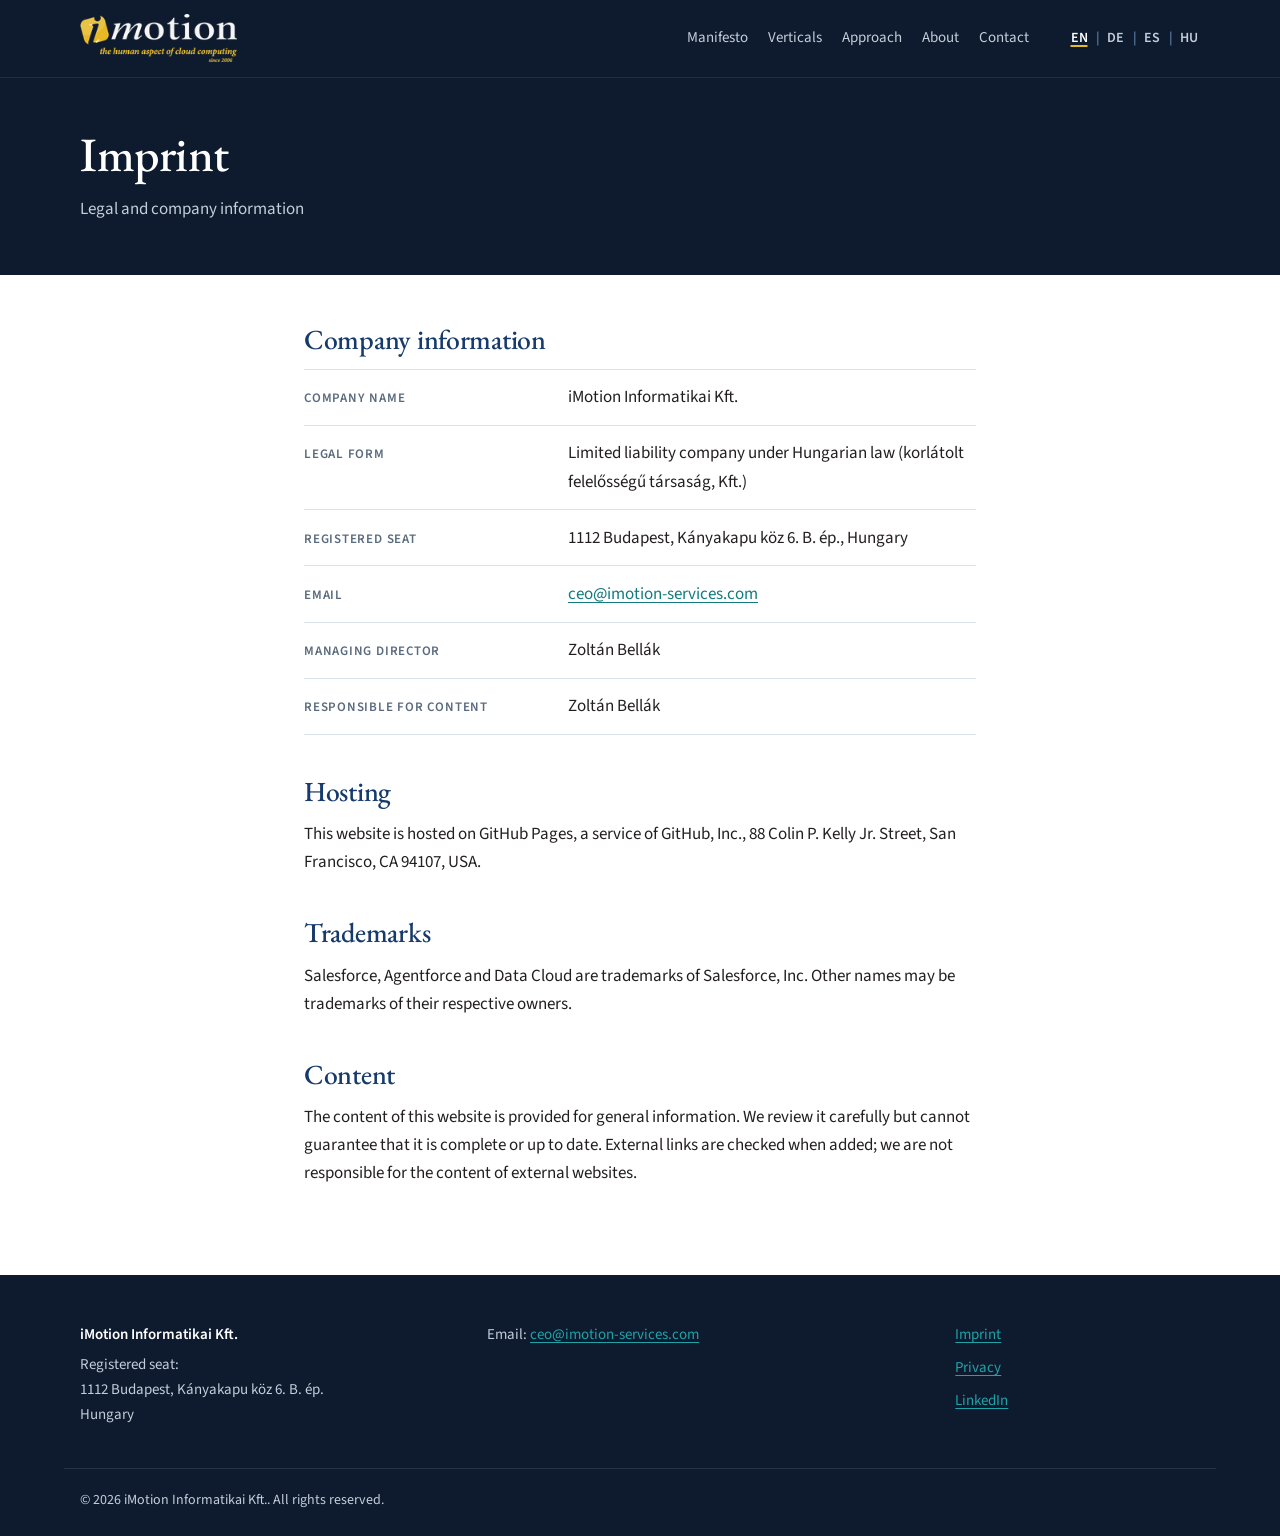
<file: imprint.html>
<!DOCTYPE html>

<html lang="en">
<head>
<meta charset="utf-8"/>
<meta content="width=device-width, initial-scale=1" name="viewport"/>
<title>Imprint – iMotion Informatikai Kft.</title>
<meta content="Legal and company information of iMotion Informatikai Kft., Budapest, Hungary." name="description"/>
<link href="https://imotion-services.com/imprint.html" rel="canonical"/>
<link href="https://imotion-services.com/imprint.html" hreflang="en" rel="alternate"/>
<link href="https://imotion-services.com/de/imprint.html" hreflang="de" rel="alternate"/>
<link href="https://imotion-services.com/es/imprint.html" hreflang="es" rel="alternate"/>
<link href="https://imotion-services.com/hu/imprint.html" hreflang="hu" rel="alternate"/>
<link href="https://imotion-services.com/imprint.html" hreflang="x-default" rel="alternate"/>
<meta content="website" property="og:type"/>
<meta content="iMotion Informatikai Kft." property="og:site_name"/>
<meta content="Imprint – iMotion Informatikai Kft." property="og:title"/>
<meta content="Legal and company information of iMotion Informatikai Kft., Budapest, Hungary." property="og:description"/>
<meta content="https://imotion-services.com/imprint.html" property="og:url"/>
<meta content="en_GB" property="og:locale"/>
<meta content="de_DE" property="og:locale:alternate"/>
<meta content="es_ES" property="og:locale:alternate"/>
<meta content="hu_HU" property="og:locale:alternate"/>
<meta content="summary_large_image" name="twitter:card"/>
<meta content="#0E1B2E" name="theme-color"/>

<link href="assets/style.css" rel="stylesheet"/>
<link href="favicon.ico" rel="icon" sizes="any"/>
<link href="assets/img/imotion-icon-palette-512.png" rel="apple-touch-icon"/>
<meta content="https://imotion-services.com/assets/img/og-image.jpg" property="og:image"/>
</head>
<body>
<a class="skip-link" href="#main">Skip to content</a>
<header class="site-header">
<div class="container header-inner">
<a aria-label="iMotion – home" class="brand" href="index.html"><img alt="iMotion – the human aspect of cloud computing, since 2006" height="48" src="assets/img/imotion-logo-palette_on-dark_header-60h.png" srcset="assets/img/imotion-logo-palette_on-dark_header-120h@2x.png 2x"/></a>
<nav aria-label="Main" class="site-nav">
<ul>
<li><a href="index.html#manifesto">Manifesto</a></li>
<li><a href="index.html#verticals">Verticals</a></li>
<li><a href="index.html#approach">Approach</a></li>
<li><a href="index.html#about">About</a></li>
<li><a href="index.html#contact">Contact</a></li>
</ul>
</nav>
<nav aria-label="Language" class="lang-switch">
<ul>
<li><a aria-current="page" href="imprint.html" hreflang="en" lang="en"><abbr title="English">EN</abbr></a></li>
<li><a href="de/imprint.html" hreflang="de" lang="de"><abbr title="Deutsch">DE</abbr></a></li>
<li><a href="es/imprint.html" hreflang="es" lang="es"><abbr title="Español">ES</abbr></a></li>
<li><a href="hu/imprint.html" hreflang="hu" lang="hu"><abbr title="Magyar">HU</abbr></a></li>
</ul>
</nav>
</div>
</header>
<main id="main">
<section class="page-hero">
<div class="container">
<h1>Imprint</h1>
<p>Legal and company information</p>
</div>
</section>
<div class="legal">
<div class="container prose">
<h2>Company information</h2>
<dl class="facts">
<div><dt>Company name</dt><dd>iMotion Informatikai Kft.</dd></div>
<div><dt>Legal form</dt><dd>Limited liability company under Hungarian law (korlátolt felelősségű társaság, Kft.)</dd></div>
<div><dt>Registered seat</dt><dd>1112 Budapest, Kányakapu köz 6. B. ép., Hungary</dd></div>




<div><dt>Email</dt><dd><a href="mailto:ceo@imotion-services.com">ceo@imotion-services.com</a></dd></div>

<div><dt>Managing Director</dt><dd>Zoltán Bellák</dd></div>

<div><dt>Responsible for content</dt><dd>Zoltán Bellák</dd></div>
</dl>
<h2>Hosting</h2>
<p>This website is hosted on GitHub Pages, a service of GitHub, Inc., 88 Colin P. Kelly Jr. Street, San Francisco, CA 94107, USA.</p>
<h2>Trademarks</h2>
<p>Salesforce, Agentforce and Data Cloud are trademarks of Salesforce, Inc. Other names may be trademarks of their respective owners.</p>
<h2>Content</h2>
<p>The content of this website is provided for general information. We review it carefully but cannot guarantee that it is complete or up to date. External links are checked when added; we are not responsible for the content of external websites.</p>
</div>
</div>
</main>
<footer class="site-footer">
<div class="container footer-grid">
<div>
<p class="footer-name">iMotion Informatikai Kft.</p>
<address>Registered seat:<br/>1112 Budapest, Kányakapu köz 6. B. ép.<br/>Hungary</address>
</div>
<dl class="footer-facts">


<div><dt>Email</dt><dd><a href="mailto:ceo@imotion-services.com">ceo@imotion-services.com</a></dd></div>
</dl>
<nav aria-label="Legal" class="footer-links">
<ul>
<li><a href="imprint.html">Imprint</a></li>
<li><a href="privacy.html">Privacy</a></li>
<li><a href="https://www.linkedin.com/company/imotion-international" rel="noopener">LinkedIn</a></li></ul>
</nav>
</div>
<div class="container footer-bottom">
<p>© 2026 iMotion Informatikai Kft.. All rights reserved.</p>
</div>
</footer>
</body>
</html>
</file>
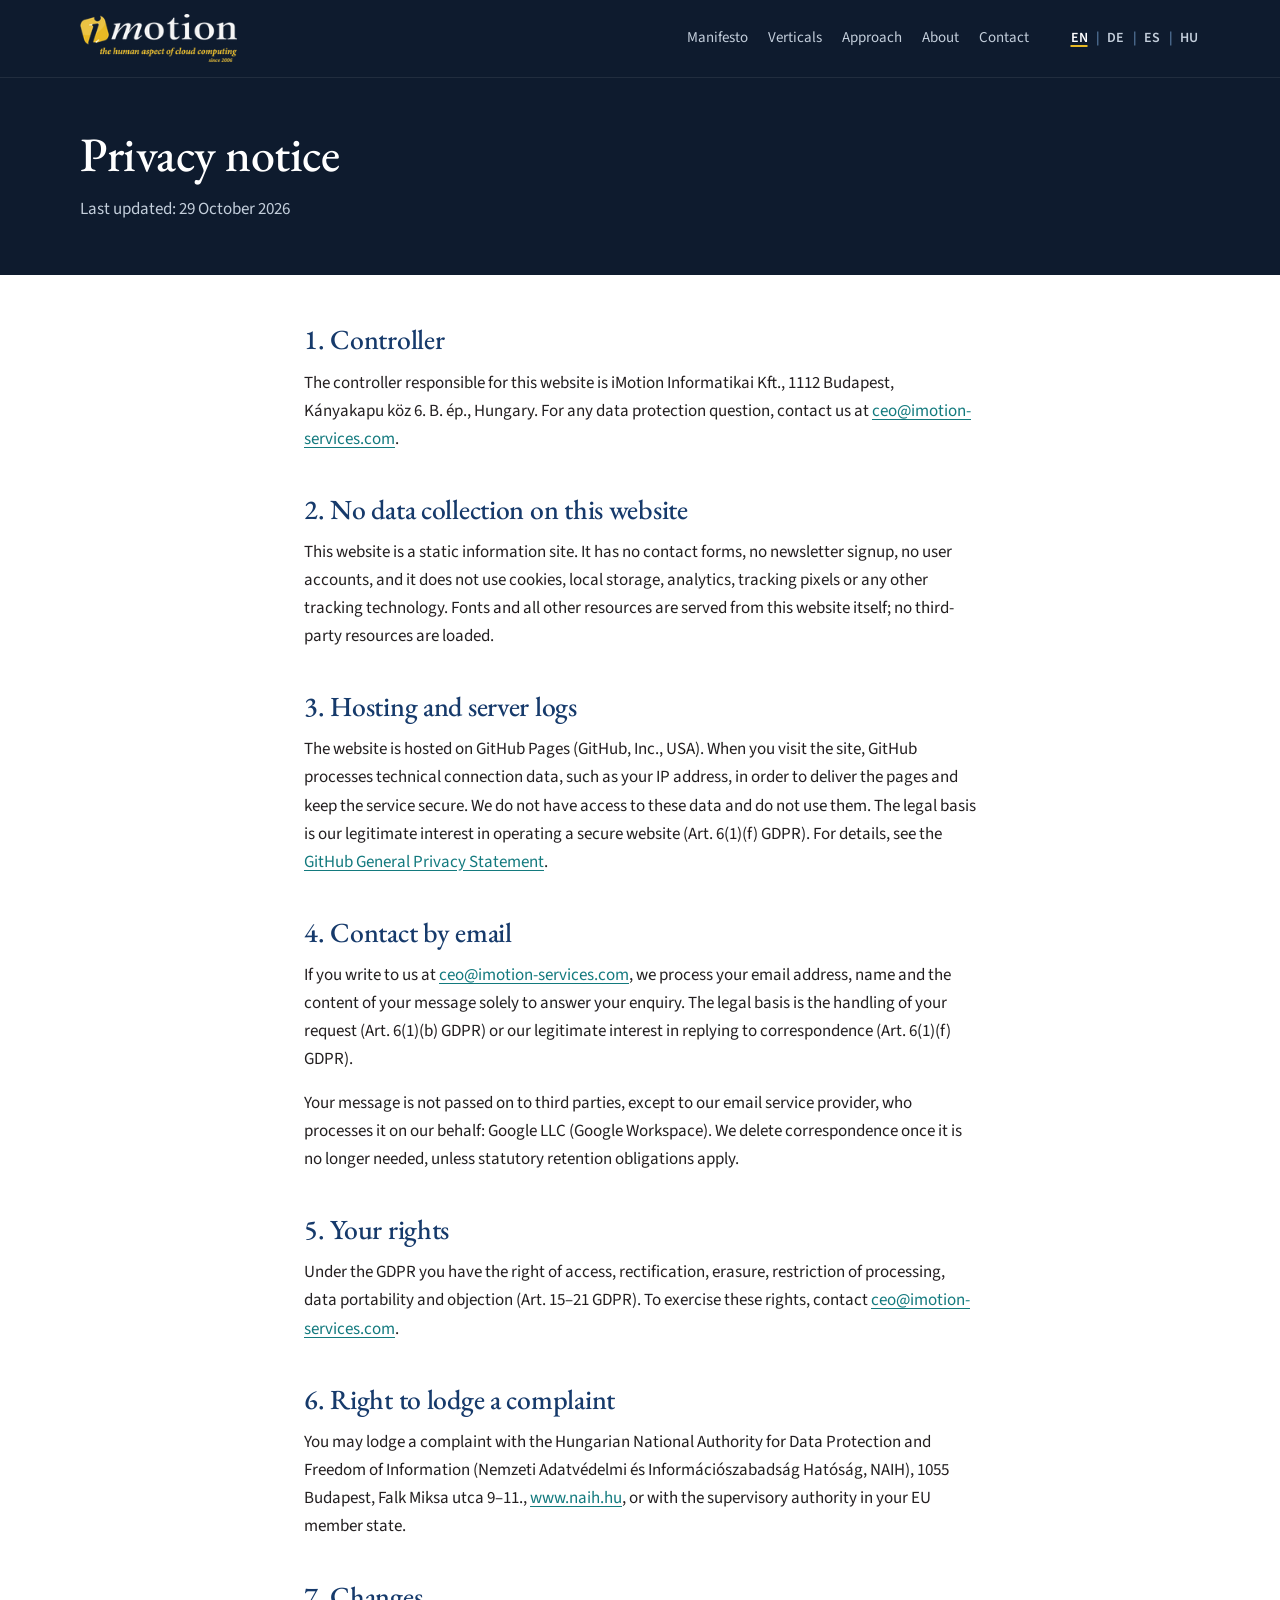
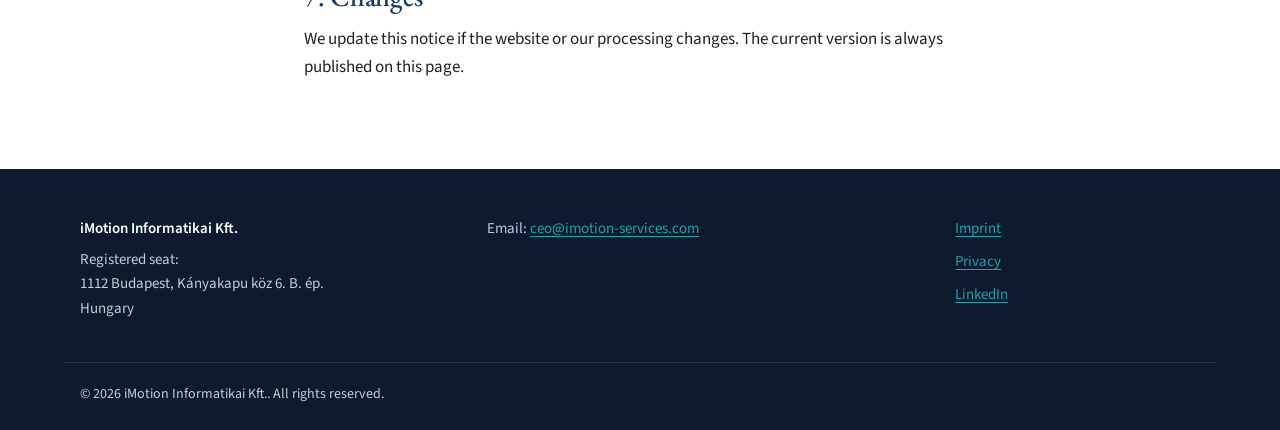
<file: privacy.html>
<!DOCTYPE html>

<html lang="en">
<head>
<meta charset="utf-8"/>
<meta content="width=device-width, initial-scale=1" name="viewport"/>
<title>Privacy notice – iMotion Informatikai Kft.</title>
<meta content="Privacy notice of iMotion Informatikai Kft.: no cookies, no analytics, no personal data collected through this website." name="description"/>
<link href="https://imotion-services.com/privacy.html" rel="canonical"/>
<link href="https://imotion-services.com/privacy.html" hreflang="en" rel="alternate"/>
<link href="https://imotion-services.com/de/privacy.html" hreflang="de" rel="alternate"/>
<link href="https://imotion-services.com/es/privacy.html" hreflang="es" rel="alternate"/>
<link href="https://imotion-services.com/hu/privacy.html" hreflang="hu" rel="alternate"/>
<link href="https://imotion-services.com/privacy.html" hreflang="x-default" rel="alternate"/>
<meta content="website" property="og:type"/>
<meta content="iMotion Informatikai Kft." property="og:site_name"/>
<meta content="Privacy notice – iMotion Informatikai Kft." property="og:title"/>
<meta content="Privacy notice of iMotion Informatikai Kft.: no cookies, no analytics, no personal data collected through this website." property="og:description"/>
<meta content="https://imotion-services.com/privacy.html" property="og:url"/>
<meta content="en_GB" property="og:locale"/>
<meta content="de_DE" property="og:locale:alternate"/>
<meta content="es_ES" property="og:locale:alternate"/>
<meta content="hu_HU" property="og:locale:alternate"/>
<meta content="summary_large_image" name="twitter:card"/>
<meta content="#0E1B2E" name="theme-color"/>

<link href="assets/style.css" rel="stylesheet"/>
<link href="favicon.ico" rel="icon" sizes="any"/>
<link href="assets/img/imotion-icon-palette-512.png" rel="apple-touch-icon"/>
<meta content="https://imotion-services.com/assets/img/og-image.jpg" property="og:image"/>
</head>
<body>
<a class="skip-link" href="#main">Skip to content</a>
<header class="site-header">
<div class="container header-inner">
<a aria-label="iMotion – home" class="brand" href="index.html"><img alt="iMotion – the human aspect of cloud computing, since 2006" height="48" src="assets/img/imotion-logo-palette_on-dark_header-60h.png" srcset="assets/img/imotion-logo-palette_on-dark_header-120h@2x.png 2x"/></a>
<nav aria-label="Main" class="site-nav">
<ul>
<li><a href="index.html#manifesto">Manifesto</a></li>
<li><a href="index.html#verticals">Verticals</a></li>
<li><a href="index.html#approach">Approach</a></li>
<li><a href="index.html#about">About</a></li>
<li><a href="index.html#contact">Contact</a></li>
</ul>
</nav>
<nav aria-label="Language" class="lang-switch">
<ul>
<li><a aria-current="page" href="privacy.html" hreflang="en" lang="en"><abbr title="English">EN</abbr></a></li>
<li><a href="de/privacy.html" hreflang="de" lang="de"><abbr title="Deutsch">DE</abbr></a></li>
<li><a href="es/privacy.html" hreflang="es" lang="es"><abbr title="Español">ES</abbr></a></li>
<li><a href="hu/privacy.html" hreflang="hu" lang="hu"><abbr title="Magyar">HU</abbr></a></li>
</ul>
</nav>
</div>
</header>
<main id="main">
<section class="page-hero">
<div class="container">
<h1>Privacy notice</h1>
<p>Last updated: 29 October 2026</p>
</div>
</section>
<div class="legal">
<div class="container prose">
<h2>1. Controller</h2>
<p>The controller responsible for this website is iMotion Informatikai Kft., 1112 Budapest, Kányakapu köz 6. B. ép., Hungary. For any data protection question, contact us at <a href="mailto:ceo@imotion-services.com">ceo@imotion-services.com</a>.</p>
<h2>2. No data collection on this website</h2>
<p>This website is a static information site. It has no contact forms, no newsletter signup, no user accounts, and it does not use cookies, local storage, analytics, tracking pixels or any other tracking technology. Fonts and all other resources are served from this website itself; no third-party resources are loaded.</p>
<h2>3. Hosting and server logs</h2>
<p>The website is hosted on GitHub Pages (GitHub, Inc., USA). When you visit the site, GitHub processes technical connection data, such as your IP address, in order to deliver the pages and keep the service secure. We do not have access to these data and do not use them. The legal basis is our legitimate interest in operating a secure website (Art. 6(1)(f) GDPR). For details, see the <a href="https://docs.github.com/en/site-policy/privacy-policies/github-general-privacy-statement">GitHub General Privacy Statement</a>.</p>
<h2>4. Contact by email</h2>
<p>If you write to us at <a href="mailto:ceo@imotion-services.com">ceo@imotion-services.com</a>, we process your email address, name and the content of your message solely to answer your enquiry. The legal basis is the handling of your request (Art. 6(1)(b) GDPR) or our legitimate interest in replying to correspondence (Art. 6(1)(f) GDPR).</p>
<p>Your message is not passed on to third parties, except to our email service provider, who processes it on our behalf: Google LLC (Google Workspace). We delete correspondence once it is no longer needed, unless statutory retention obligations apply.</p>
<h2>5. Your rights</h2>
<p>Under the GDPR you have the right of access, rectification, erasure, restriction of processing, data portability and objection (Art. 15–21 GDPR). To exercise these rights, contact <a href="mailto:ceo@imotion-services.com">ceo@imotion-services.com</a>.</p>
<h2>6. Right to lodge a complaint</h2>
<p>You may lodge a complaint with the Hungarian National Authority for Data Protection and Freedom of Information (Nemzeti Adatvédelmi és Információszabadság Hatóság, NAIH), 1055 Budapest, Falk Miksa utca 9–11., <a href="https://www.naih.hu">www.naih.hu</a>, or with the supervisory authority in your EU member state.</p>
<h2>7. Changes</h2>
<p>We update this notice if the website or our processing changes. The current version is always published on this page.</p>
</div>
</div>
</main>
<footer class="site-footer">
<div class="container footer-grid">
<div>
<p class="footer-name">iMotion Informatikai Kft.</p>
<address>Registered seat:<br/>1112 Budapest, Kányakapu köz 6. B. ép.<br/>Hungary</address>
</div>
<dl class="footer-facts">


<div><dt>Email</dt><dd><a href="mailto:ceo@imotion-services.com">ceo@imotion-services.com</a></dd></div>
</dl>
<nav aria-label="Legal" class="footer-links">
<ul>
<li><a href="imprint.html">Imprint</a></li>
<li><a href="privacy.html">Privacy</a></li>
<li><a href="https://www.linkedin.com/company/imotion-international" rel="noopener">LinkedIn</a></li></ul>
</nav>
</div>
<div class="container footer-bottom">
<p>© 2026 iMotion Informatikai Kft.. All rights reserved.</p>
</div>
</footer>
</body>
</html>
</file>
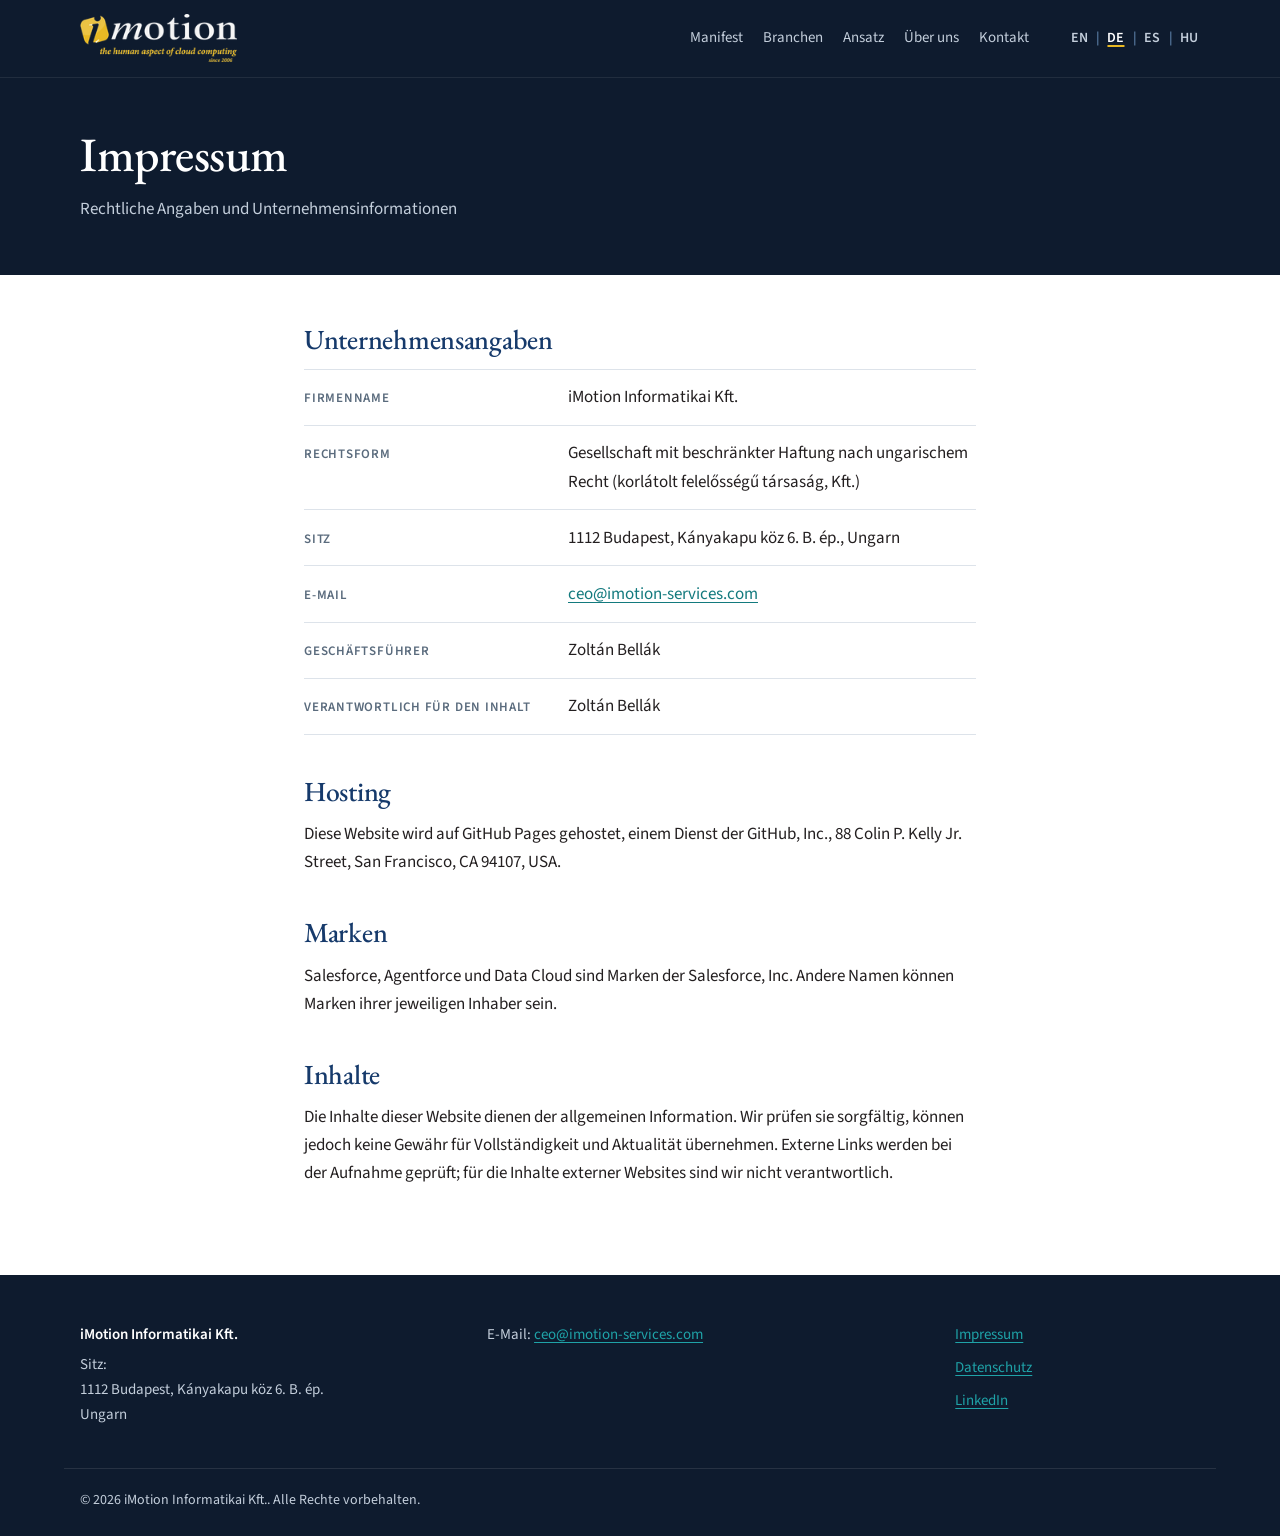
<file: de/imprint.html>
<!DOCTYPE html>


<html lang="de">
<head>
<meta charset="utf-8"/>
<meta content="width=device-width, initial-scale=1" name="viewport"/>
<title>Impressum – iMotion Informatikai Kft.</title>
<meta content="Rechtliche Angaben und Unternehmensinformationen der iMotion Informatikai Kft., Budapest, Ungarn." name="description"/>
<link href="https://imotion-services.com/de/imprint.html" rel="canonical"/>
<link href="https://imotion-services.com/imprint.html" hreflang="en" rel="alternate"/>
<link href="https://imotion-services.com/de/imprint.html" hreflang="de" rel="alternate"/>
<link href="https://imotion-services.com/es/imprint.html" hreflang="es" rel="alternate"/>
<link href="https://imotion-services.com/hu/imprint.html" hreflang="hu" rel="alternate"/>
<link href="https://imotion-services.com/imprint.html" hreflang="x-default" rel="alternate"/>
<meta content="website" property="og:type"/>
<meta content="iMotion Informatikai Kft." property="og:site_name"/>
<meta content="Impressum – iMotion Informatikai Kft." property="og:title"/>
<meta content="Rechtliche Angaben und Unternehmensinformationen der iMotion Informatikai Kft., Budapest, Ungarn." property="og:description"/>
<meta content="https://imotion-services.com/de/imprint.html" property="og:url"/>
<meta content="de_DE" property="og:locale"/>
<meta content="en_GB" property="og:locale:alternate"/>
<meta content="es_ES" property="og:locale:alternate"/>
<meta content="hu_HU" property="og:locale:alternate"/>
<meta content="summary_large_image" name="twitter:card"/>
<meta content="#0E1B2E" name="theme-color"/>

<link href="../assets/style.css" rel="stylesheet"/>
<link href="../favicon.ico" rel="icon" sizes="any"/>
<link href="../assets/img/imotion-icon-palette-512.png" rel="apple-touch-icon"/>
<meta content="https://imotion-services.com/assets/img/og-image.jpg" property="og:image"/>
</head>
<body>
<a class="skip-link" href="#main">Zum Inhalt springen</a>
<header class="site-header">
<div class="container header-inner">
<a aria-label="iMotion – Startseite" class="brand" href="../de/index.html"><img alt="iMotion – the human aspect of cloud computing, since 2006" height="48" src="../assets/img/imotion-logo-palette_on-dark_header-60h.png" srcset="../assets/img/imotion-logo-palette_on-dark_header-120h@2x.png 2x"/></a>
<nav aria-label="Hauptnavigation" class="site-nav">
<ul>
<li><a href="../de/index.html#manifesto">Manifest</a></li>
<li><a href="../de/index.html#verticals">Branchen</a></li>
<li><a href="../de/index.html#approach">Ansatz</a></li>
<li><a href="../de/index.html#about">Über uns</a></li>
<li><a href="../de/index.html#contact">Kontakt</a></li>
</ul>
</nav>
<nav aria-label="Sprache" class="lang-switch">
<ul>
<li><a href="../imprint.html" hreflang="en" lang="en"><abbr title="English">EN</abbr></a></li>
<li><a aria-current="page" href="../de/imprint.html" hreflang="de" lang="de"><abbr title="Deutsch">DE</abbr></a></li>
<li><a href="../es/imprint.html" hreflang="es" lang="es"><abbr title="Español">ES</abbr></a></li>
<li><a href="../hu/imprint.html" hreflang="hu" lang="hu"><abbr title="Magyar">HU</abbr></a></li>
</ul>
</nav>
</div>
</header>
<main id="main">
<section class="page-hero">
<div class="container">
<h1>Impressum</h1>
<p>Rechtliche Angaben und Unternehmensinformationen</p>
</div>
</section>
<div class="legal">
<div class="container prose">
<h2>Unternehmensangaben</h2>
<dl class="facts">
<div><dt>Firmenname</dt><dd>iMotion Informatikai Kft.</dd></div>
<div><dt>Rechtsform</dt><dd>Gesellschaft mit beschränkter Haftung nach ungarischem Recht (korlátolt felelősségű társaság, Kft.)</dd></div>
<div><dt>Sitz</dt><dd>1112 Budapest, Kányakapu köz 6. B. ép., Ungarn</dd></div>




<div><dt>E-Mail</dt><dd><a href="mailto:ceo@imotion-services.com">ceo@imotion-services.com</a></dd></div>

<div><dt>Geschäftsführer</dt><dd>Zoltán Bellák</dd></div>

<div><dt>Verantwortlich für den Inhalt</dt><dd>Zoltán Bellák</dd></div>
</dl>
<h2>Hosting</h2>
<p>Diese Website wird auf GitHub Pages gehostet, einem Dienst der GitHub, Inc., 88 Colin P. Kelly Jr. Street, San Francisco, CA 94107, USA.</p>
<h2>Marken</h2>
<p>Salesforce, Agentforce und Data Cloud sind Marken der Salesforce, Inc. Andere Namen können Marken ihrer jeweiligen Inhaber sein.</p>
<h2>Inhalte</h2>
<p>Die Inhalte dieser Website dienen der allgemeinen Information. Wir prüfen sie sorgfältig, können jedoch keine Gewähr für Vollständigkeit und Aktualität übernehmen. Externe Links werden bei der Aufnahme geprüft; für die Inhalte externer Websites sind wir nicht verantwortlich.</p>
</div>
</div>
</main>
<footer class="site-footer">
<div class="container footer-grid">
<div>
<p class="footer-name">iMotion Informatikai Kft.</p>
<address>Sitz:<br/>1112 Budapest, Kányakapu köz 6. B. ép.<br/>Ungarn</address>
</div>
<dl class="footer-facts">


<div><dt>E-Mail</dt><dd><a href="mailto:ceo@imotion-services.com">ceo@imotion-services.com</a></dd></div>
</dl>
<nav aria-label="Rechtliches" class="footer-links">
<ul>
<li><a href="../de/imprint.html">Impressum</a></li>
<li><a href="../de/privacy.html">Datenschutz</a></li>
<li><a href="https://www.linkedin.com/company/imotion-international" rel="noopener">LinkedIn</a></li></ul>
</nav>
</div>
<div class="container footer-bottom">
<p>© 2026 iMotion Informatikai Kft.. Alle Rechte vorbehalten.</p>
</div>
</footer>
</body>
</html>
</file>
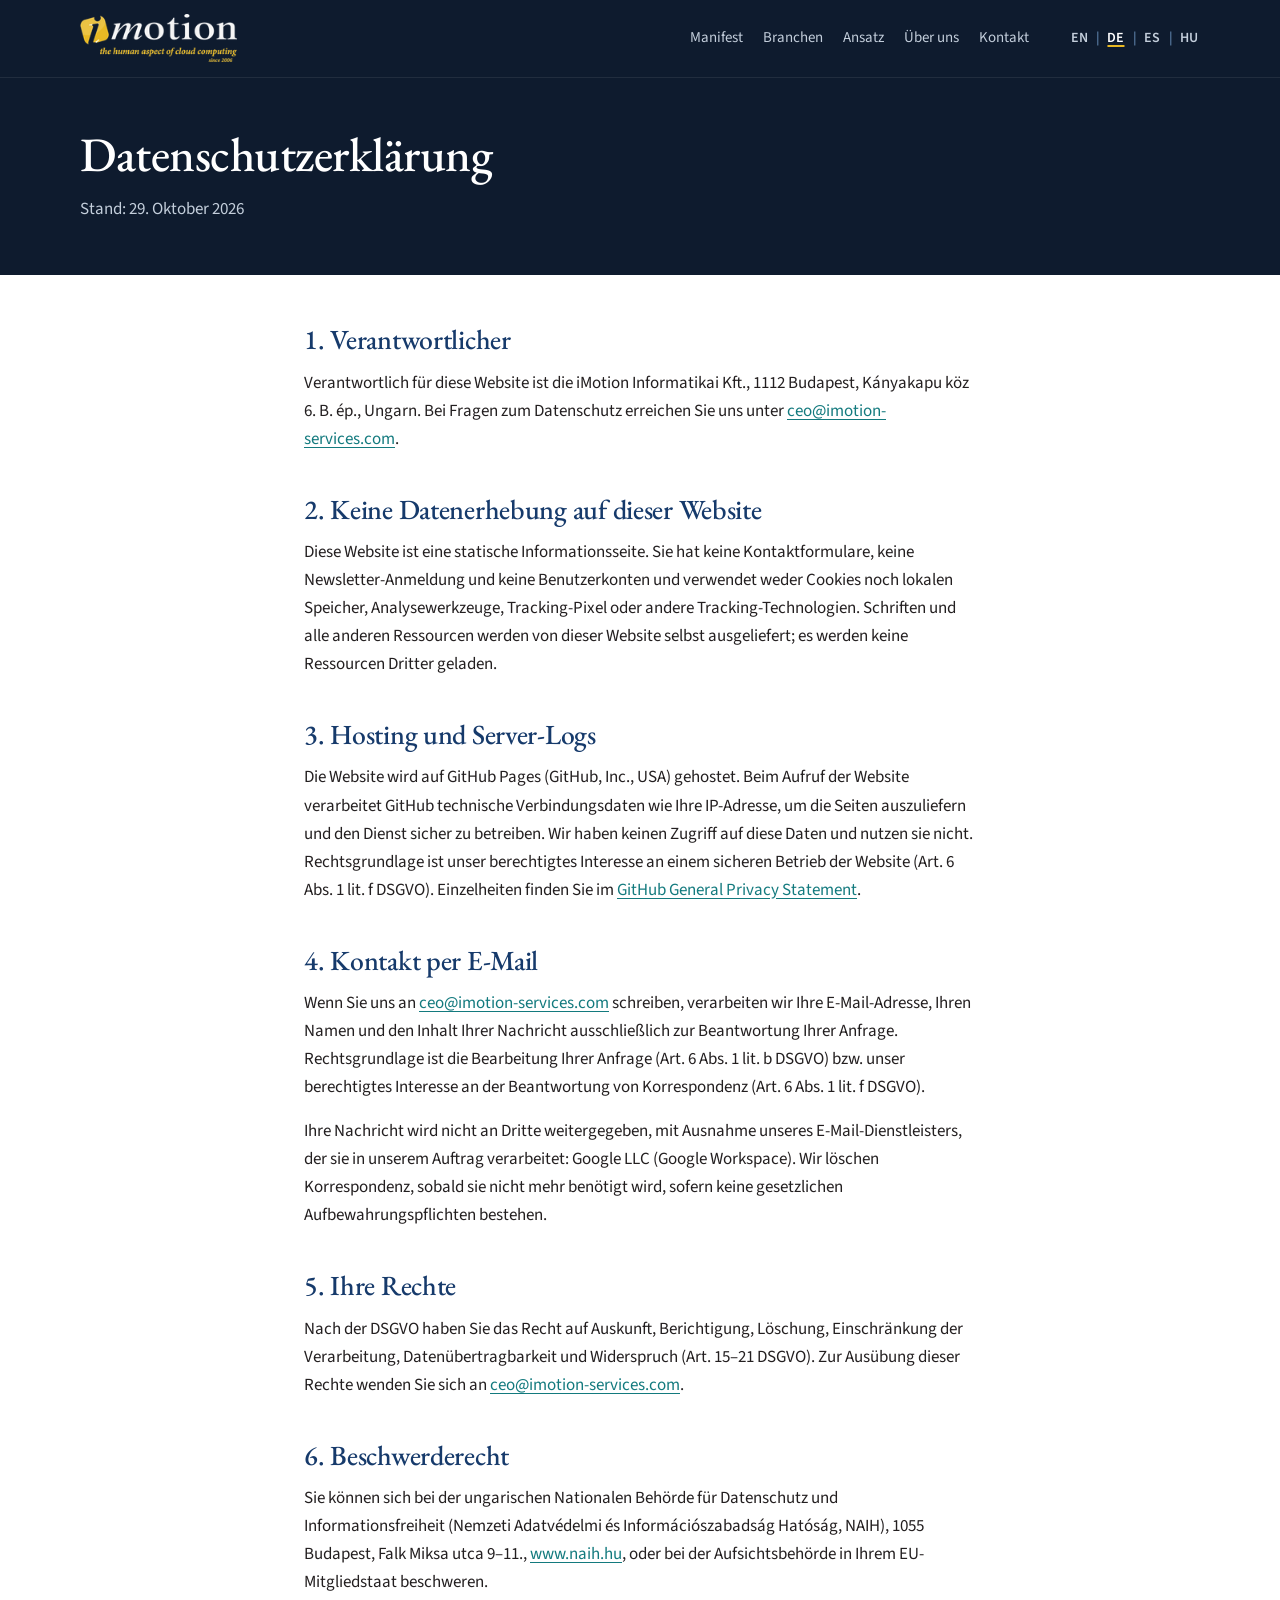
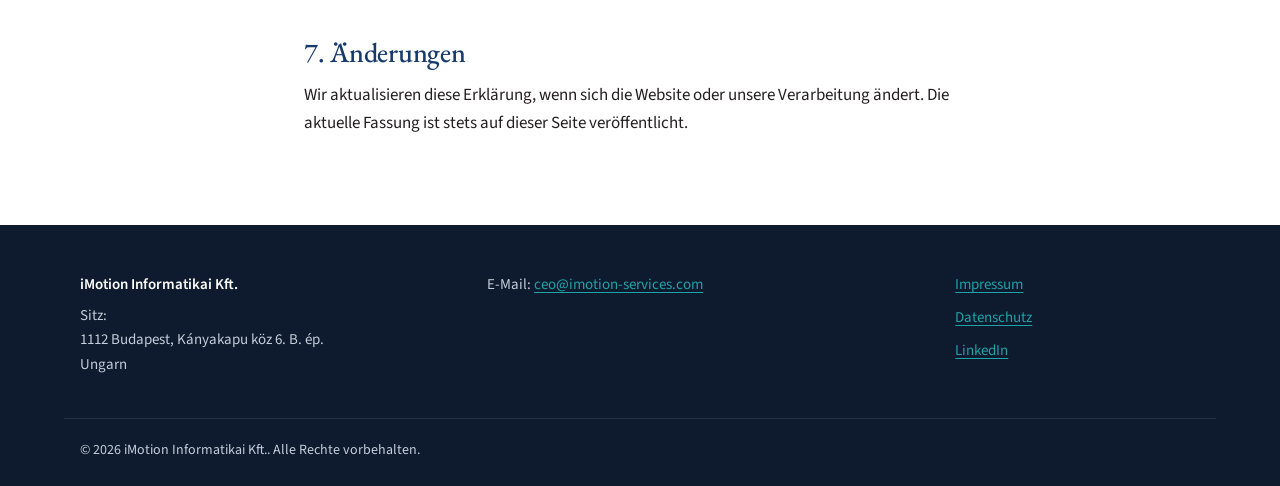
<file: de/privacy.html>
<!DOCTYPE html>


<html lang="de">
<head>
<meta charset="utf-8"/>
<meta content="width=device-width, initial-scale=1" name="viewport"/>
<title>Datenschutzerklärung – iMotion Informatikai Kft.</title>
<meta content="Datenschutzerklärung der iMotion Informatikai Kft.: keine Cookies, keine Analyse, keine Erhebung personenbezogener Daten über diese Website." name="description"/>
<link href="https://imotion-services.com/de/privacy.html" rel="canonical"/>
<link href="https://imotion-services.com/privacy.html" hreflang="en" rel="alternate"/>
<link href="https://imotion-services.com/de/privacy.html" hreflang="de" rel="alternate"/>
<link href="https://imotion-services.com/es/privacy.html" hreflang="es" rel="alternate"/>
<link href="https://imotion-services.com/hu/privacy.html" hreflang="hu" rel="alternate"/>
<link href="https://imotion-services.com/privacy.html" hreflang="x-default" rel="alternate"/>
<meta content="website" property="og:type"/>
<meta content="iMotion Informatikai Kft." property="og:site_name"/>
<meta content="Datenschutzerklärung – iMotion Informatikai Kft." property="og:title"/>
<meta content="Datenschutzerklärung der iMotion Informatikai Kft.: keine Cookies, keine Analyse, keine Erhebung personenbezogener Daten über diese Website." property="og:description"/>
<meta content="https://imotion-services.com/de/privacy.html" property="og:url"/>
<meta content="de_DE" property="og:locale"/>
<meta content="en_GB" property="og:locale:alternate"/>
<meta content="es_ES" property="og:locale:alternate"/>
<meta content="hu_HU" property="og:locale:alternate"/>
<meta content="summary_large_image" name="twitter:card"/>
<meta content="#0E1B2E" name="theme-color"/>

<link href="../assets/style.css" rel="stylesheet"/>
<link href="../favicon.ico" rel="icon" sizes="any"/>
<link href="../assets/img/imotion-icon-palette-512.png" rel="apple-touch-icon"/>
<meta content="https://imotion-services.com/assets/img/og-image.jpg" property="og:image"/>
</head>
<body>
<a class="skip-link" href="#main">Zum Inhalt springen</a>
<header class="site-header">
<div class="container header-inner">
<a aria-label="iMotion – Startseite" class="brand" href="../de/index.html"><img alt="iMotion – the human aspect of cloud computing, since 2006" height="48" src="../assets/img/imotion-logo-palette_on-dark_header-60h.png" srcset="../assets/img/imotion-logo-palette_on-dark_header-120h@2x.png 2x"/></a>
<nav aria-label="Hauptnavigation" class="site-nav">
<ul>
<li><a href="../de/index.html#manifesto">Manifest</a></li>
<li><a href="../de/index.html#verticals">Branchen</a></li>
<li><a href="../de/index.html#approach">Ansatz</a></li>
<li><a href="../de/index.html#about">Über uns</a></li>
<li><a href="../de/index.html#contact">Kontakt</a></li>
</ul>
</nav>
<nav aria-label="Sprache" class="lang-switch">
<ul>
<li><a href="../privacy.html" hreflang="en" lang="en"><abbr title="English">EN</abbr></a></li>
<li><a aria-current="page" href="../de/privacy.html" hreflang="de" lang="de"><abbr title="Deutsch">DE</abbr></a></li>
<li><a href="../es/privacy.html" hreflang="es" lang="es"><abbr title="Español">ES</abbr></a></li>
<li><a href="../hu/privacy.html" hreflang="hu" lang="hu"><abbr title="Magyar">HU</abbr></a></li>
</ul>
</nav>
</div>
</header>
<main id="main">
<section class="page-hero">
<div class="container">
<h1>Datenschutzerklärung</h1>
<p>Stand: 29. Oktober 2026</p>
</div>
</section>
<div class="legal">
<div class="container prose">
<h2>1. Verantwortlicher</h2>
<p>Verantwortlich für diese Website ist die iMotion Informatikai Kft., 1112 Budapest, Kányakapu köz 6. B. ép., Ungarn. Bei Fragen zum Datenschutz erreichen Sie uns unter <a href="mailto:ceo@imotion-services.com">ceo@imotion-services.com</a>.</p>
<h2>2. Keine Datenerhebung auf dieser Website</h2>
<p>Diese Website ist eine statische Informationsseite. Sie hat keine Kontaktformulare, keine Newsletter-Anmeldung und keine Benutzerkonten und verwendet weder Cookies noch lokalen Speicher, Analysewerkzeuge, Tracking-Pixel oder andere Tracking-Technologien. Schriften und alle anderen Ressourcen werden von dieser Website selbst ausgeliefert; es werden keine Ressourcen Dritter geladen.</p>
<h2>3. Hosting und Server-Logs</h2>
<p>Die Website wird auf GitHub Pages (GitHub, Inc., USA) gehostet. Beim Aufruf der Website verarbeitet GitHub technische Verbindungsdaten wie Ihre IP-Adresse, um die Seiten auszuliefern und den Dienst sicher zu betreiben. Wir haben keinen Zugriff auf diese Daten und nutzen sie nicht. Rechtsgrundlage ist unser berechtigtes Interesse an einem sicheren Betrieb der Website (Art. 6 Abs. 1 lit. f DSGVO). Einzelheiten finden Sie im <a href="https://docs.github.com/en/site-policy/privacy-policies/github-general-privacy-statement">GitHub General Privacy Statement</a>.</p>
<h2>4. Kontakt per E-Mail</h2>
<p>Wenn Sie uns an <a href="mailto:ceo@imotion-services.com">ceo@imotion-services.com</a> schreiben, verarbeiten wir Ihre E-Mail-Adresse, Ihren Namen und den Inhalt Ihrer Nachricht ausschließlich zur Beantwortung Ihrer Anfrage. Rechtsgrundlage ist die Bearbeitung Ihrer Anfrage (Art. 6 Abs. 1 lit. b DSGVO) bzw. unser berechtigtes Interesse an der Beantwortung von Korrespondenz (Art. 6 Abs. 1 lit. f DSGVO).</p>
<p>Ihre Nachricht wird nicht an Dritte weitergegeben, mit Ausnahme unseres E-Mail-Dienstleisters, der sie in unserem Auftrag verarbeitet: Google LLC (Google Workspace). Wir löschen Korrespondenz, sobald sie nicht mehr benötigt wird, sofern keine gesetzlichen Aufbewahrungspflichten bestehen.</p>
<h2>5. Ihre Rechte</h2>
<p>Nach der DSGVO haben Sie das Recht auf Auskunft, Berichtigung, Löschung, Einschränkung der Verarbeitung, Datenübertragbarkeit und Widerspruch (Art. 15–21 DSGVO). Zur Ausübung dieser Rechte wenden Sie sich an <a href="mailto:ceo@imotion-services.com">ceo@imotion-services.com</a>.</p>
<h2>6. Beschwerderecht</h2>
<p>Sie können sich bei der ungarischen Nationalen Behörde für Datenschutz und Informationsfreiheit (Nemzeti Adatvédelmi és Információszabadság Hatóság, NAIH), 1055 Budapest, Falk Miksa utca 9–11., <a href="https://www.naih.hu">www.naih.hu</a>, oder bei der Aufsichtsbehörde in Ihrem EU-Mitgliedstaat beschweren.</p>
<h2>7. Änderungen</h2>
<p>Wir aktualisieren diese Erklärung, wenn sich die Website oder unsere Verarbeitung ändert. Die aktuelle Fassung ist stets auf dieser Seite veröffentlicht.</p>
</div>
</div>
</main>
<footer class="site-footer">
<div class="container footer-grid">
<div>
<p class="footer-name">iMotion Informatikai Kft.</p>
<address>Sitz:<br/>1112 Budapest, Kányakapu köz 6. B. ép.<br/>Ungarn</address>
</div>
<dl class="footer-facts">


<div><dt>E-Mail</dt><dd><a href="mailto:ceo@imotion-services.com">ceo@imotion-services.com</a></dd></div>
</dl>
<nav aria-label="Rechtliches" class="footer-links">
<ul>
<li><a href="../de/imprint.html">Impressum</a></li>
<li><a href="../de/privacy.html">Datenschutz</a></li>
<li><a href="https://www.linkedin.com/company/imotion-international" rel="noopener">LinkedIn</a></li></ul>
</nav>
</div>
<div class="container footer-bottom">
<p>© 2026 iMotion Informatikai Kft.. Alle Rechte vorbehalten.</p>
</div>
</footer>
</body>
</html>
</file>
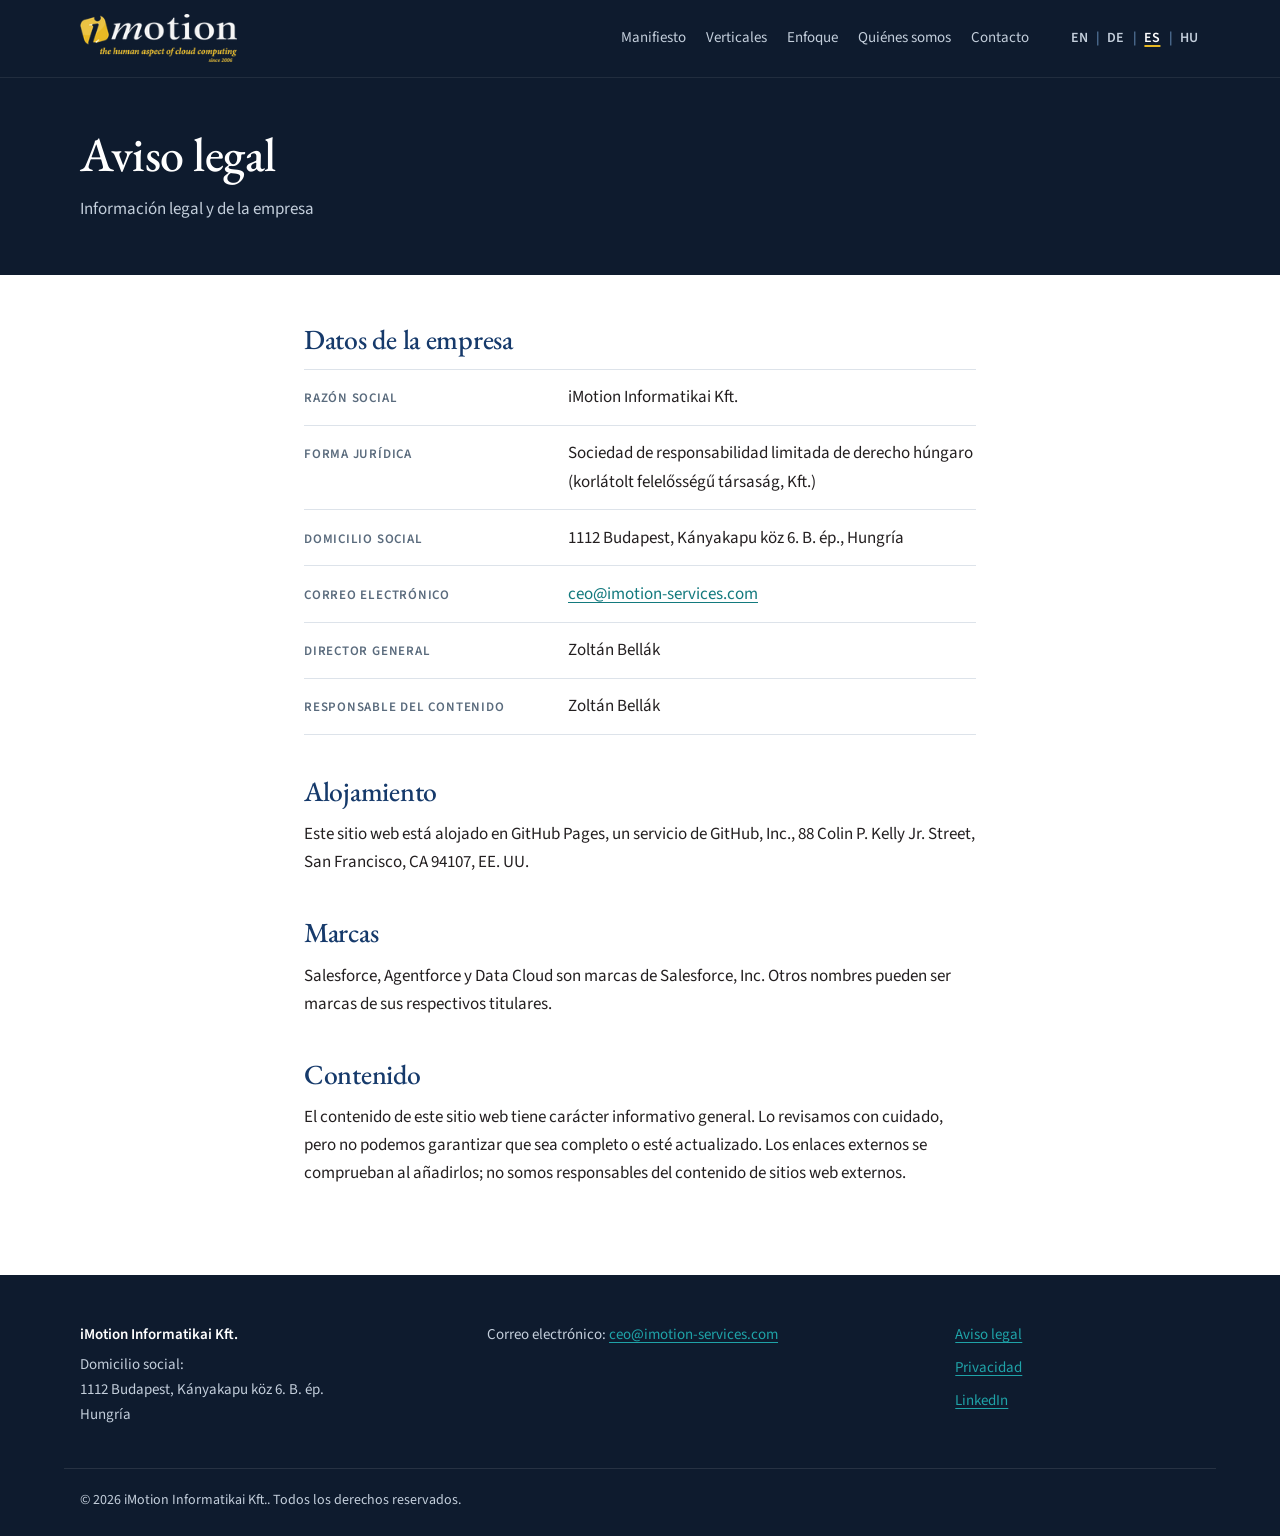
<file: es/imprint.html>
<!DOCTYPE html>


<html lang="es">
<head>
<meta charset="utf-8"/>
<meta content="width=device-width, initial-scale=1" name="viewport"/>
<title>Aviso legal – iMotion Informatikai Kft.</title>
<meta content="Información legal y de la empresa iMotion Informatikai Kft., Budapest, Hungría." name="description"/>
<link href="https://imotion-services.com/es/imprint.html" rel="canonical"/>
<link href="https://imotion-services.com/imprint.html" hreflang="en" rel="alternate"/>
<link href="https://imotion-services.com/de/imprint.html" hreflang="de" rel="alternate"/>
<link href="https://imotion-services.com/es/imprint.html" hreflang="es" rel="alternate"/>
<link href="https://imotion-services.com/hu/imprint.html" hreflang="hu" rel="alternate"/>
<link href="https://imotion-services.com/imprint.html" hreflang="x-default" rel="alternate"/>
<meta content="website" property="og:type"/>
<meta content="iMotion Informatikai Kft." property="og:site_name"/>
<meta content="Aviso legal – iMotion Informatikai Kft." property="og:title"/>
<meta content="Información legal y de la empresa iMotion Informatikai Kft., Budapest, Hungría." property="og:description"/>
<meta content="https://imotion-services.com/es/imprint.html" property="og:url"/>
<meta content="es_ES" property="og:locale"/>
<meta content="en_GB" property="og:locale:alternate"/>
<meta content="de_DE" property="og:locale:alternate"/>
<meta content="hu_HU" property="og:locale:alternate"/>
<meta content="summary_large_image" name="twitter:card"/>
<meta content="#0E1B2E" name="theme-color"/>

<link href="../assets/style.css" rel="stylesheet"/>
<link href="../favicon.ico" rel="icon" sizes="any"/>
<link href="../assets/img/imotion-icon-palette-512.png" rel="apple-touch-icon"/>
<meta content="https://imotion-services.com/assets/img/og-image.jpg" property="og:image"/>
</head>
<body>
<a class="skip-link" href="#main">Saltar al contenido</a>
<header class="site-header">
<div class="container header-inner">
<a aria-label="iMotion – inicio" class="brand" href="../es/index.html"><img alt="iMotion – the human aspect of cloud computing, since 2006" height="48" src="../assets/img/imotion-logo-palette_on-dark_header-60h.png" srcset="../assets/img/imotion-logo-palette_on-dark_header-120h@2x.png 2x"/></a>
<nav aria-label="Principal" class="site-nav">
<ul>
<li><a href="../es/index.html#manifesto">Manifiesto</a></li>
<li><a href="../es/index.html#verticals">Verticales</a></li>
<li><a href="../es/index.html#approach">Enfoque</a></li>
<li><a href="../es/index.html#about">Quiénes somos</a></li>
<li><a href="../es/index.html#contact">Contacto</a></li>
</ul>
</nav>
<nav aria-label="Idioma" class="lang-switch">
<ul>
<li><a href="../imprint.html" hreflang="en" lang="en"><abbr title="English">EN</abbr></a></li>
<li><a href="../de/imprint.html" hreflang="de" lang="de"><abbr title="Deutsch">DE</abbr></a></li>
<li><a aria-current="page" href="../es/imprint.html" hreflang="es" lang="es"><abbr title="Español">ES</abbr></a></li>
<li><a href="../hu/imprint.html" hreflang="hu" lang="hu"><abbr title="Magyar">HU</abbr></a></li>
</ul>
</nav>
</div>
</header>
<main id="main">
<section class="page-hero">
<div class="container">
<h1>Aviso legal</h1>
<p>Información legal y de la empresa</p>
</div>
</section>
<div class="legal">
<div class="container prose">
<h2>Datos de la empresa</h2>
<dl class="facts">
<div><dt>Razón social</dt><dd>iMotion Informatikai Kft.</dd></div>
<div><dt>Forma jurídica</dt><dd>Sociedad de responsabilidad limitada de derecho húngaro (korlátolt felelősségű társaság, Kft.)</dd></div>
<div><dt>Domicilio social</dt><dd>1112 Budapest, Kányakapu köz 6. B. ép., Hungría</dd></div>




<div><dt>Correo electrónico</dt><dd><a href="mailto:ceo@imotion-services.com">ceo@imotion-services.com</a></dd></div>

<div><dt>Director general</dt><dd>Zoltán Bellák</dd></div>

<div><dt>Responsable del contenido</dt><dd>Zoltán Bellák</dd></div>
</dl>
<h2>Alojamiento</h2>
<p>Este sitio web está alojado en GitHub Pages, un servicio de GitHub, Inc., 88 Colin P. Kelly Jr. Street, San Francisco, CA 94107, EE. UU.</p>
<h2>Marcas</h2>
<p>Salesforce, Agentforce y Data Cloud son marcas de Salesforce, Inc. Otros nombres pueden ser marcas de sus respectivos titulares.</p>
<h2>Contenido</h2>
<p>El contenido de este sitio web tiene carácter informativo general. Lo revisamos con cuidado, pero no podemos garantizar que sea completo o esté actualizado. Los enlaces externos se comprueban al añadirlos; no somos responsables del contenido de sitios web externos.</p>
</div>
</div>
</main>
<footer class="site-footer">
<div class="container footer-grid">
<div>
<p class="footer-name">iMotion Informatikai Kft.</p>
<address>Domicilio social:<br/>1112 Budapest, Kányakapu köz 6. B. ép.<br/>Hungría</address>
</div>
<dl class="footer-facts">


<div><dt>Correo electrónico</dt><dd><a href="mailto:ceo@imotion-services.com">ceo@imotion-services.com</a></dd></div>
</dl>
<nav aria-label="Información legal" class="footer-links">
<ul>
<li><a href="../es/imprint.html">Aviso legal</a></li>
<li><a href="../es/privacy.html">Privacidad</a></li>
<li><a href="https://www.linkedin.com/company/imotion-international" rel="noopener">LinkedIn</a></li></ul>
</nav>
</div>
<div class="container footer-bottom">
<p>© 2026 iMotion Informatikai Kft.. Todos los derechos reservados.</p>
</div>
</footer>
</body>
</html>
</file>
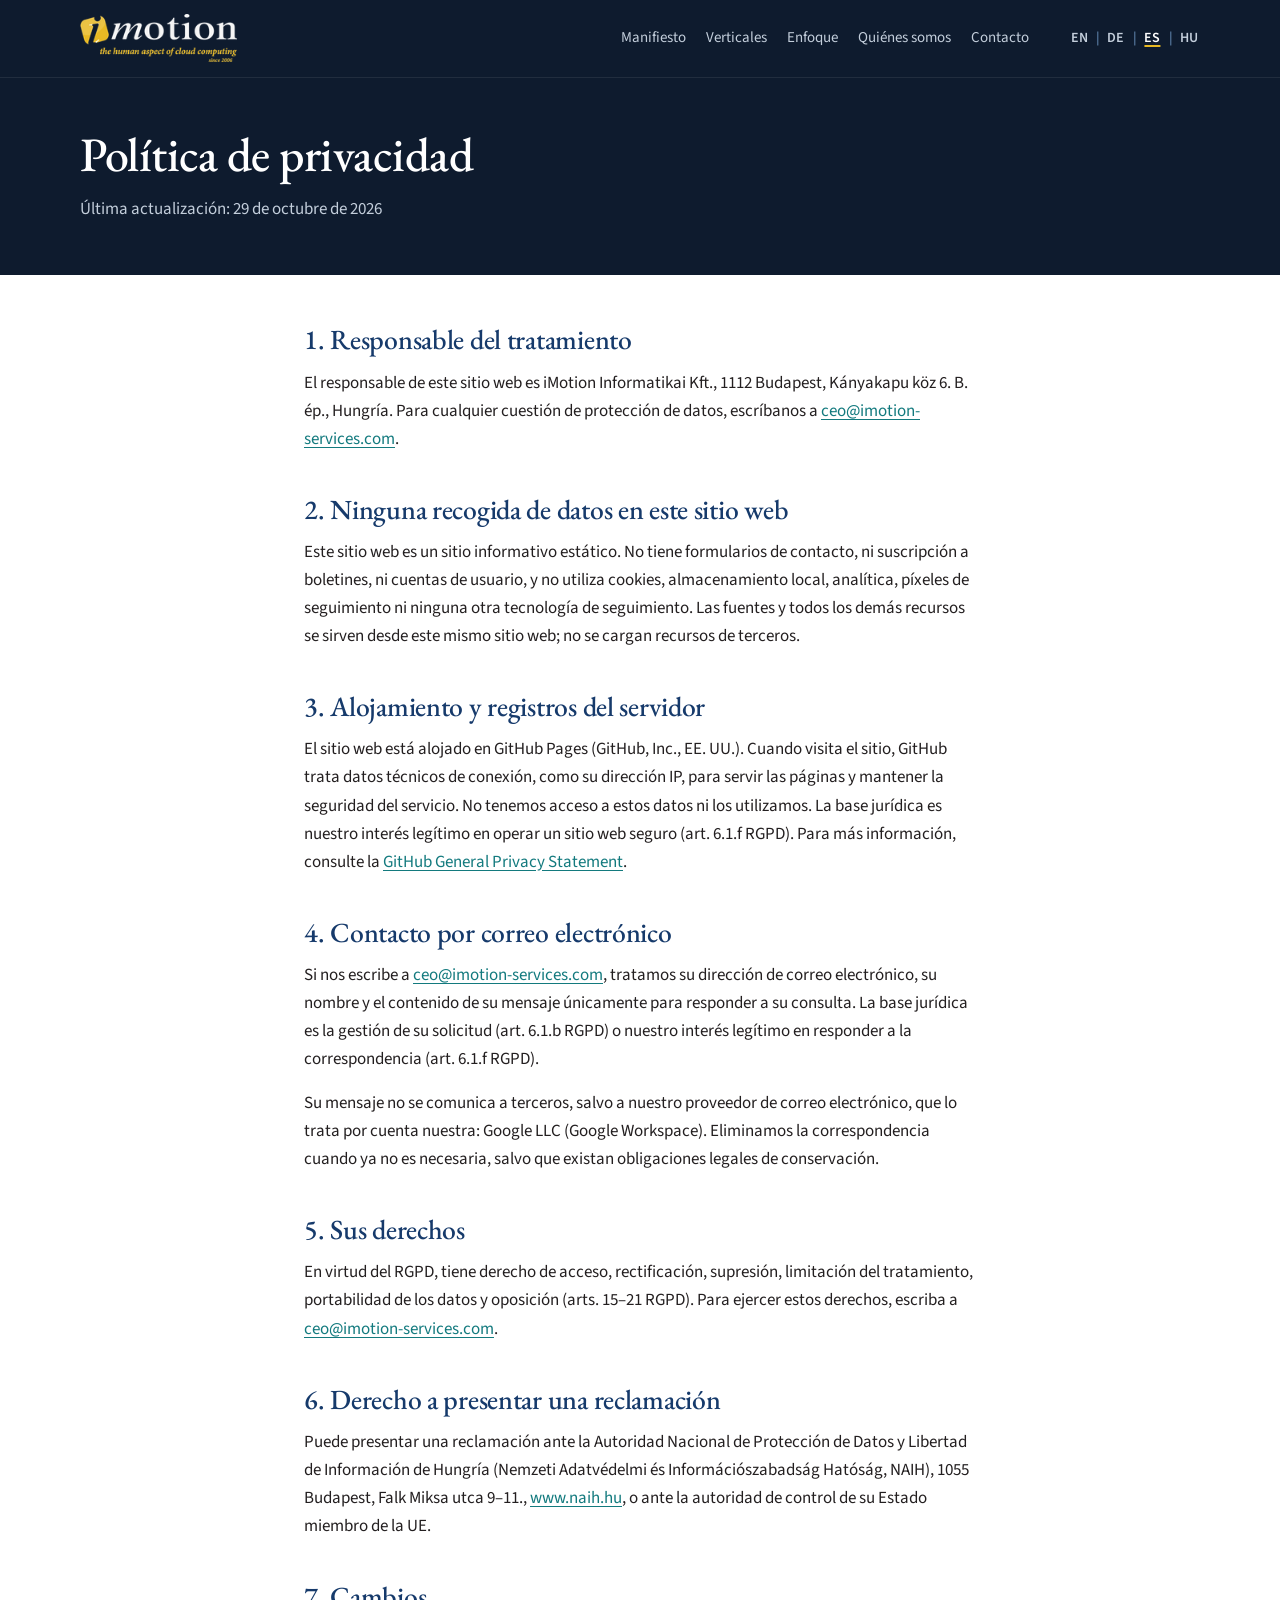
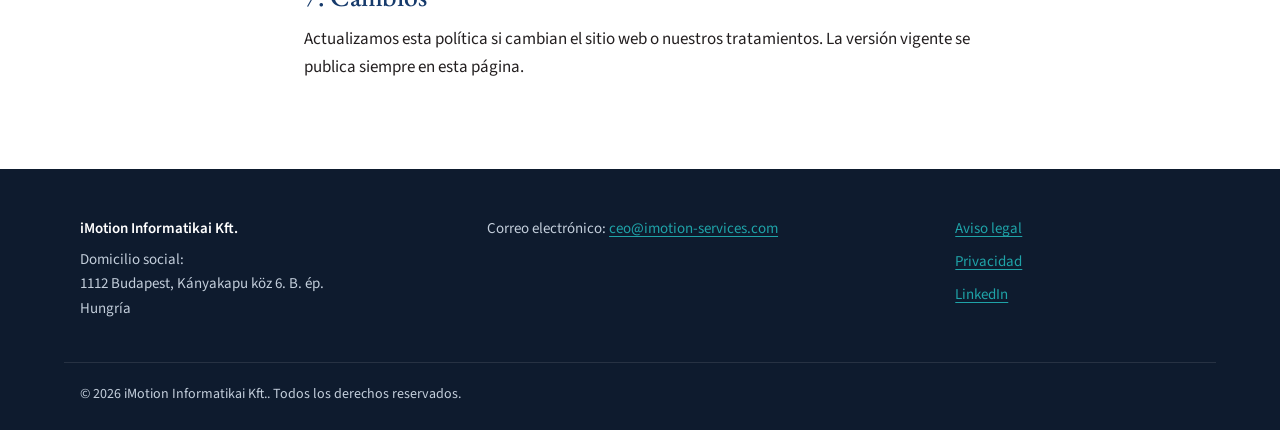
<file: es/privacy.html>
<!DOCTYPE html>


<html lang="es">
<head>
<meta charset="utf-8"/>
<meta content="width=device-width, initial-scale=1" name="viewport"/>
<title>Política de privacidad – iMotion Informatikai Kft.</title>
<meta content="Política de privacidad de iMotion Informatikai Kft.: sin cookies, sin analítica, sin recogida de datos personales a través de este sitio web." name="description"/>
<link href="https://imotion-services.com/es/privacy.html" rel="canonical"/>
<link href="https://imotion-services.com/privacy.html" hreflang="en" rel="alternate"/>
<link href="https://imotion-services.com/de/privacy.html" hreflang="de" rel="alternate"/>
<link href="https://imotion-services.com/es/privacy.html" hreflang="es" rel="alternate"/>
<link href="https://imotion-services.com/hu/privacy.html" hreflang="hu" rel="alternate"/>
<link href="https://imotion-services.com/privacy.html" hreflang="x-default" rel="alternate"/>
<meta content="website" property="og:type"/>
<meta content="iMotion Informatikai Kft." property="og:site_name"/>
<meta content="Política de privacidad – iMotion Informatikai Kft." property="og:title"/>
<meta content="Política de privacidad de iMotion Informatikai Kft.: sin cookies, sin analítica, sin recogida de datos personales a través de este sitio web." property="og:description"/>
<meta content="https://imotion-services.com/es/privacy.html" property="og:url"/>
<meta content="es_ES" property="og:locale"/>
<meta content="en_GB" property="og:locale:alternate"/>
<meta content="de_DE" property="og:locale:alternate"/>
<meta content="hu_HU" property="og:locale:alternate"/>
<meta content="summary_large_image" name="twitter:card"/>
<meta content="#0E1B2E" name="theme-color"/>

<link href="../assets/style.css" rel="stylesheet"/>
<link href="../favicon.ico" rel="icon" sizes="any"/>
<link href="../assets/img/imotion-icon-palette-512.png" rel="apple-touch-icon"/>
<meta content="https://imotion-services.com/assets/img/og-image.jpg" property="og:image"/>
</head>
<body>
<a class="skip-link" href="#main">Saltar al contenido</a>
<header class="site-header">
<div class="container header-inner">
<a aria-label="iMotion – inicio" class="brand" href="../es/index.html"><img alt="iMotion – the human aspect of cloud computing, since 2006" height="48" src="../assets/img/imotion-logo-palette_on-dark_header-60h.png" srcset="../assets/img/imotion-logo-palette_on-dark_header-120h@2x.png 2x"/></a>
<nav aria-label="Principal" class="site-nav">
<ul>
<li><a href="../es/index.html#manifesto">Manifiesto</a></li>
<li><a href="../es/index.html#verticals">Verticales</a></li>
<li><a href="../es/index.html#approach">Enfoque</a></li>
<li><a href="../es/index.html#about">Quiénes somos</a></li>
<li><a href="../es/index.html#contact">Contacto</a></li>
</ul>
</nav>
<nav aria-label="Idioma" class="lang-switch">
<ul>
<li><a href="../privacy.html" hreflang="en" lang="en"><abbr title="English">EN</abbr></a></li>
<li><a href="../de/privacy.html" hreflang="de" lang="de"><abbr title="Deutsch">DE</abbr></a></li>
<li><a aria-current="page" href="../es/privacy.html" hreflang="es" lang="es"><abbr title="Español">ES</abbr></a></li>
<li><a href="../hu/privacy.html" hreflang="hu" lang="hu"><abbr title="Magyar">HU</abbr></a></li>
</ul>
</nav>
</div>
</header>
<main id="main">
<section class="page-hero">
<div class="container">
<h1>Política de privacidad</h1>
<p>Última actualización: 29 de octubre de 2026</p>
</div>
</section>
<div class="legal">
<div class="container prose">
<h2>1. Responsable del tratamiento</h2>
<p>El responsable de este sitio web es iMotion Informatikai Kft., 1112 Budapest, Kányakapu köz 6. B. ép., Hungría. Para cualquier cuestión de protección de datos, escríbanos a <a href="mailto:ceo@imotion-services.com">ceo@imotion-services.com</a>.</p>
<h2>2. Ninguna recogida de datos en este sitio web</h2>
<p>Este sitio web es un sitio informativo estático. No tiene formularios de contacto, ni suscripción a boletines, ni cuentas de usuario, y no utiliza cookies, almacenamiento local, analítica, píxeles de seguimiento ni ninguna otra tecnología de seguimiento. Las fuentes y todos los demás recursos se sirven desde este mismo sitio web; no se cargan recursos de terceros.</p>
<h2>3. Alojamiento y registros del servidor</h2>
<p>El sitio web está alojado en GitHub Pages (GitHub, Inc., EE. UU.). Cuando visita el sitio, GitHub trata datos técnicos de conexión, como su dirección IP, para servir las páginas y mantener la seguridad del servicio. No tenemos acceso a estos datos ni los utilizamos. La base jurídica es nuestro interés legítimo en operar un sitio web seguro (art. 6.1.f RGPD). Para más información, consulte la <a href="https://docs.github.com/en/site-policy/privacy-policies/github-general-privacy-statement">GitHub General Privacy Statement</a>.</p>
<h2>4. Contacto por correo electrónico</h2>
<p>Si nos escribe a <a href="mailto:ceo@imotion-services.com">ceo@imotion-services.com</a>, tratamos su dirección de correo electrónico, su nombre y el contenido de su mensaje únicamente para responder a su consulta. La base jurídica es la gestión de su solicitud (art. 6.1.b RGPD) o nuestro interés legítimo en responder a la correspondencia (art. 6.1.f RGPD).</p>
<p>Su mensaje no se comunica a terceros, salvo a nuestro proveedor de correo electrónico, que lo trata por cuenta nuestra: Google LLC (Google Workspace). Eliminamos la correspondencia cuando ya no es necesaria, salvo que existan obligaciones legales de conservación.</p>
<h2>5. Sus derechos</h2>
<p>En virtud del RGPD, tiene derecho de acceso, rectificación, supresión, limitación del tratamiento, portabilidad de los datos y oposición (arts. 15–21 RGPD). Para ejercer estos derechos, escriba a <a href="mailto:ceo@imotion-services.com">ceo@imotion-services.com</a>.</p>
<h2>6. Derecho a presentar una reclamación</h2>
<p>Puede presentar una reclamación ante la Autoridad Nacional de Protección de Datos y Libertad de Información de Hungría (Nemzeti Adatvédelmi és Információszabadság Hatóság, NAIH), 1055 Budapest, Falk Miksa utca 9–11., <a href="https://www.naih.hu">www.naih.hu</a>, o ante la autoridad de control de su Estado miembro de la UE.</p>
<h2>7. Cambios</h2>
<p>Actualizamos esta política si cambian el sitio web o nuestros tratamientos. La versión vigente se publica siempre en esta página.</p>
</div>
</div>
</main>
<footer class="site-footer">
<div class="container footer-grid">
<div>
<p class="footer-name">iMotion Informatikai Kft.</p>
<address>Domicilio social:<br/>1112 Budapest, Kányakapu köz 6. B. ép.<br/>Hungría</address>
</div>
<dl class="footer-facts">


<div><dt>Correo electrónico</dt><dd><a href="mailto:ceo@imotion-services.com">ceo@imotion-services.com</a></dd></div>
</dl>
<nav aria-label="Información legal" class="footer-links">
<ul>
<li><a href="../es/imprint.html">Aviso legal</a></li>
<li><a href="../es/privacy.html">Privacidad</a></li>
<li><a href="https://www.linkedin.com/company/imotion-international" rel="noopener">LinkedIn</a></li></ul>
</nav>
</div>
<div class="container footer-bottom">
<p>© 2026 iMotion Informatikai Kft.. Todos los derechos reservados.</p>
</div>
</footer>
</body>
</html>
</file>
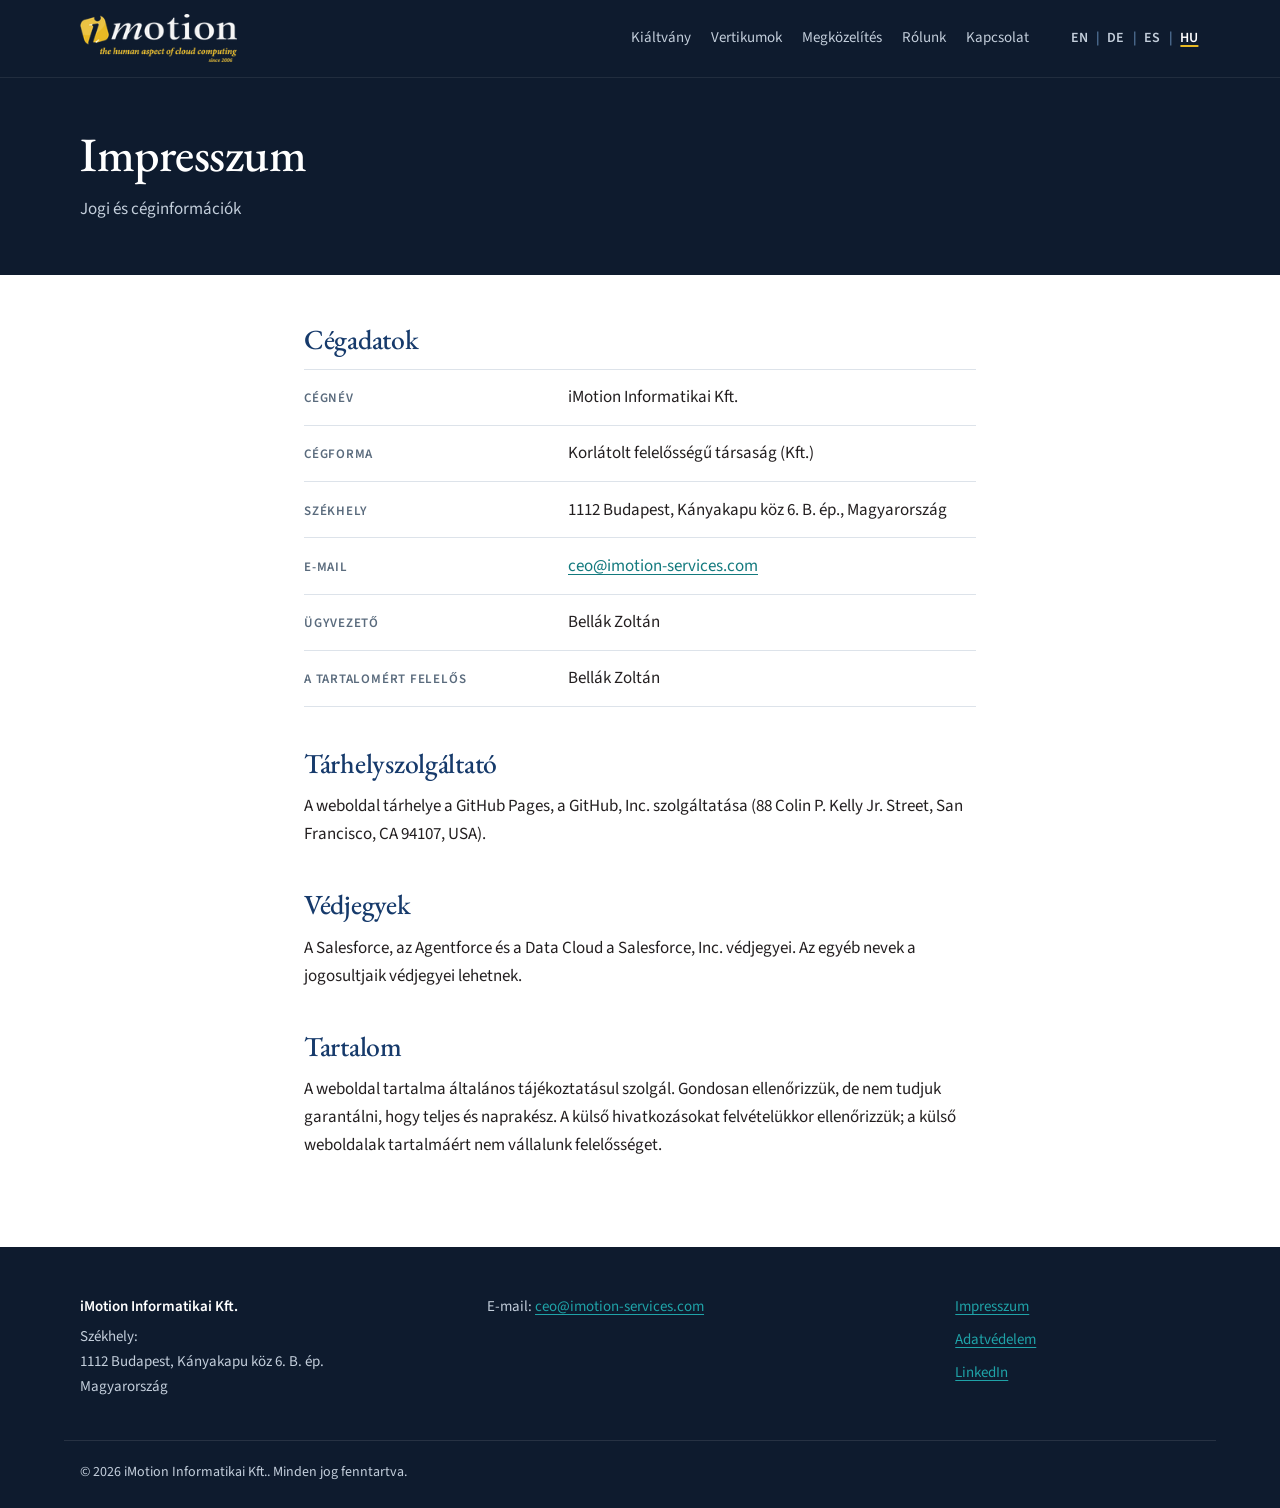
<file: hu/imprint.html>
<!DOCTYPE html>


<html lang="hu">
<head>
<meta charset="utf-8"/>
<meta content="width=device-width, initial-scale=1" name="viewport"/>
<title>Impresszum – iMotion Informatikai Kft.</title>
<meta content="Az iMotion Informatikai Kft. (Budapest) jogi és céginformációi." name="description"/>
<link href="https://imotion-services.com/hu/imprint.html" rel="canonical"/>
<link href="https://imotion-services.com/imprint.html" hreflang="en" rel="alternate"/>
<link href="https://imotion-services.com/de/imprint.html" hreflang="de" rel="alternate"/>
<link href="https://imotion-services.com/es/imprint.html" hreflang="es" rel="alternate"/>
<link href="https://imotion-services.com/hu/imprint.html" hreflang="hu" rel="alternate"/>
<link href="https://imotion-services.com/imprint.html" hreflang="x-default" rel="alternate"/>
<meta content="website" property="og:type"/>
<meta content="iMotion Informatikai Kft." property="og:site_name"/>
<meta content="Impresszum – iMotion Informatikai Kft." property="og:title"/>
<meta content="Az iMotion Informatikai Kft. (Budapest) jogi és céginformációi." property="og:description"/>
<meta content="https://imotion-services.com/hu/imprint.html" property="og:url"/>
<meta content="hu_HU" property="og:locale"/>
<meta content="en_GB" property="og:locale:alternate"/>
<meta content="de_DE" property="og:locale:alternate"/>
<meta content="es_ES" property="og:locale:alternate"/>
<meta content="summary_large_image" name="twitter:card"/>
<meta content="#0E1B2E" name="theme-color"/>

<link href="../assets/style.css" rel="stylesheet"/>
<link href="../favicon.ico" rel="icon" sizes="any"/>
<link href="../assets/img/imotion-icon-palette-512.png" rel="apple-touch-icon"/>
<meta content="https://imotion-services.com/assets/img/og-image.jpg" property="og:image"/>
</head>
<body>
<a class="skip-link" href="#main">Ugrás a tartalomhoz</a>
<header class="site-header">
<div class="container header-inner">
<a aria-label="iMotion – kezdőlap" class="brand" href="../hu/index.html"><img alt="iMotion – the human aspect of cloud computing, since 2006" height="48" src="../assets/img/imotion-logo-palette_on-dark_header-60h.png" srcset="../assets/img/imotion-logo-palette_on-dark_header-120h@2x.png 2x"/></a>
<nav aria-label="Fő navigáció" class="site-nav">
<ul>
<li><a href="../hu/index.html#manifesto">Kiáltvány</a></li>
<li><a href="../hu/index.html#verticals">Vertikumok</a></li>
<li><a href="../hu/index.html#approach">Megközelítés</a></li>
<li><a href="../hu/index.html#about">Rólunk</a></li>
<li><a href="../hu/index.html#contact">Kapcsolat</a></li>
</ul>
</nav>
<nav aria-label="Nyelv" class="lang-switch">
<ul>
<li><a href="../imprint.html" hreflang="en" lang="en"><abbr title="English">EN</abbr></a></li>
<li><a href="../de/imprint.html" hreflang="de" lang="de"><abbr title="Deutsch">DE</abbr></a></li>
<li><a href="../es/imprint.html" hreflang="es" lang="es"><abbr title="Español">ES</abbr></a></li>
<li><a aria-current="page" href="../hu/imprint.html" hreflang="hu" lang="hu"><abbr title="Magyar">HU</abbr></a></li>
</ul>
</nav>
</div>
</header>
<main id="main">
<section class="page-hero">
<div class="container">
<h1>Impresszum</h1>
<p>Jogi és céginformációk</p>
</div>
</section>
<div class="legal">
<div class="container prose">
<h2>Cégadatok</h2>
<dl class="facts">
<div><dt>Cégnév</dt><dd>iMotion Informatikai Kft.</dd></div>
<div><dt>Cégforma</dt><dd>Korlátolt felelősségű társaság (Kft.)</dd></div>
<div><dt>Székhely</dt><dd>1112 Budapest, Kányakapu köz 6. B. ép., Magyarország</dd></div>




<div><dt>E-mail</dt><dd><a href="mailto:ceo@imotion-services.com">ceo@imotion-services.com</a></dd></div>

<div><dt>Ügyvezető</dt><dd>Bellák Zoltán</dd></div>

<div><dt>A tartalomért felelős</dt><dd>Bellák Zoltán</dd></div>
</dl>
<h2>Tárhelyszolgáltató</h2>
<p>A weboldal tárhelye a GitHub Pages, a GitHub, Inc. szolgáltatása (88 Colin P. Kelly Jr. Street, San Francisco, CA 94107, USA).</p>
<h2>Védjegyek</h2>
<p>A Salesforce, az Agentforce és a Data Cloud a Salesforce, Inc. védjegyei. Az egyéb nevek a jogosultjaik védjegyei lehetnek.</p>
<h2>Tartalom</h2>
<p>A weboldal tartalma általános tájékoztatásul szolgál. Gondosan ellenőrizzük, de nem tudjuk garantálni, hogy teljes és naprakész. A külső hivatkozásokat felvételükkor ellenőrizzük; a külső weboldalak tartalmáért nem vállalunk felelősséget.</p>
</div>
</div>
</main>
<footer class="site-footer">
<div class="container footer-grid">
<div>
<p class="footer-name">iMotion Informatikai Kft.</p>
<address>Székhely:<br/>1112 Budapest, Kányakapu köz 6. B. ép.<br/>Magyarország</address>
</div>
<dl class="footer-facts">


<div><dt>E-mail</dt><dd><a href="mailto:ceo@imotion-services.com">ceo@imotion-services.com</a></dd></div>
</dl>
<nav aria-label="Jogi információk" class="footer-links">
<ul>
<li><a href="../hu/imprint.html">Impresszum</a></li>
<li><a href="../hu/privacy.html">Adatvédelem</a></li>
<li><a href="https://www.linkedin.com/company/imotion-international" rel="noopener">LinkedIn</a></li></ul>
</nav>
</div>
<div class="container footer-bottom">
<p>© 2026 iMotion Informatikai Kft.. Minden jog fenntartva.</p>
</div>
</footer>
</body>
</html>
</file>
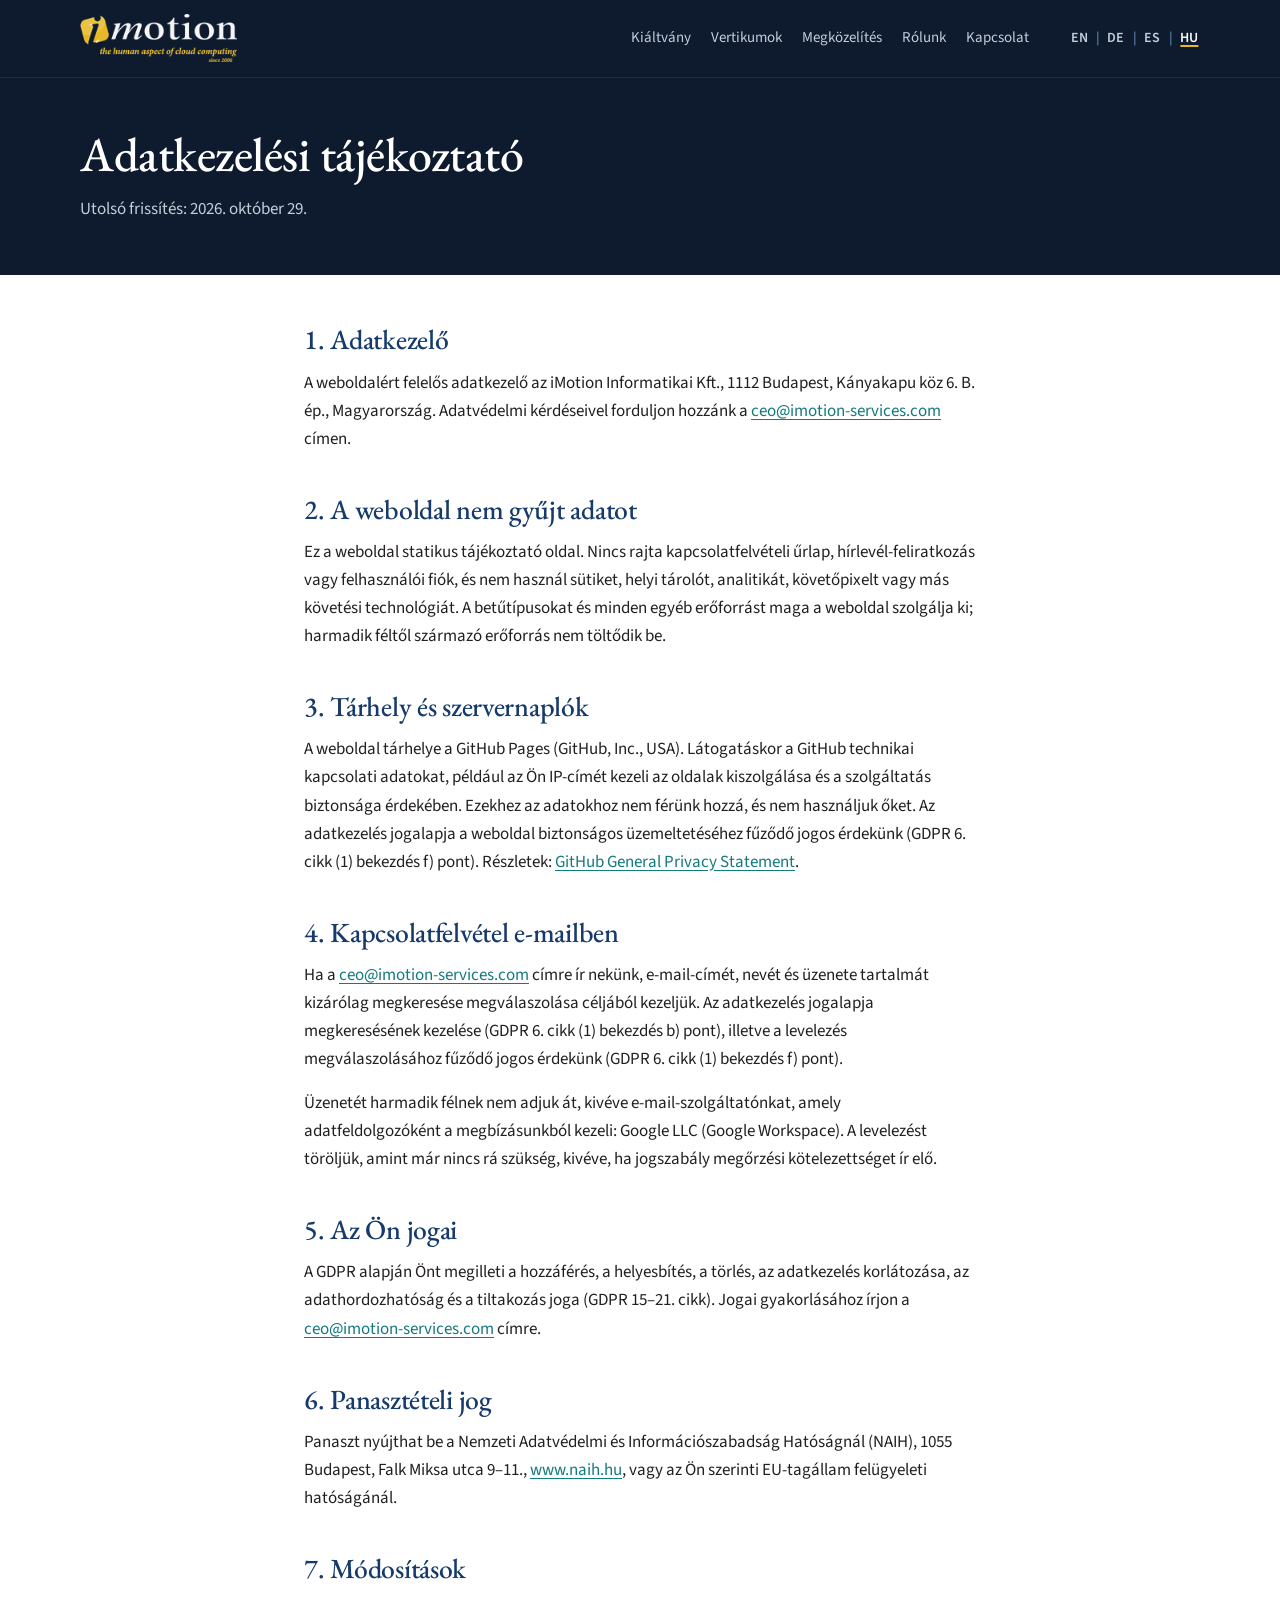
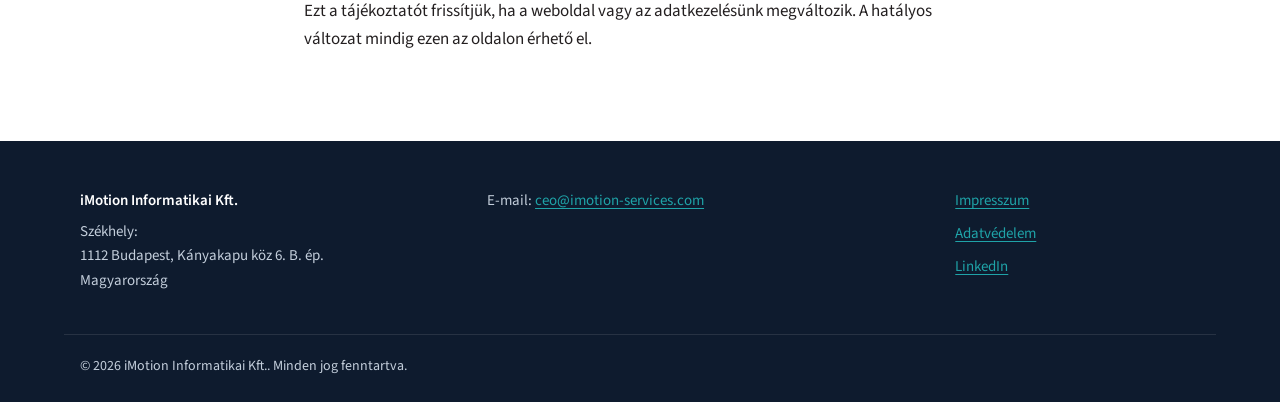
<file: hu/privacy.html>
<!DOCTYPE html>


<html lang="hu">
<head>
<meta charset="utf-8"/>
<meta content="width=device-width, initial-scale=1" name="viewport"/>
<title>Adatkezelési tájékoztató – iMotion Informatikai Kft.</title>
<meta content="Az iMotion Informatikai Kft. adatkezelési tájékoztatója: nincs süti, nincs analitika, a weboldal nem gyűjt személyes adatot." name="description"/>
<link href="https://imotion-services.com/hu/privacy.html" rel="canonical"/>
<link href="https://imotion-services.com/privacy.html" hreflang="en" rel="alternate"/>
<link href="https://imotion-services.com/de/privacy.html" hreflang="de" rel="alternate"/>
<link href="https://imotion-services.com/es/privacy.html" hreflang="es" rel="alternate"/>
<link href="https://imotion-services.com/hu/privacy.html" hreflang="hu" rel="alternate"/>
<link href="https://imotion-services.com/privacy.html" hreflang="x-default" rel="alternate"/>
<meta content="website" property="og:type"/>
<meta content="iMotion Informatikai Kft." property="og:site_name"/>
<meta content="Adatkezelési tájékoztató – iMotion Informatikai Kft." property="og:title"/>
<meta content="Az iMotion Informatikai Kft. adatkezelési tájékoztatója: nincs süti, nincs analitika, a weboldal nem gyűjt személyes adatot." property="og:description"/>
<meta content="https://imotion-services.com/hu/privacy.html" property="og:url"/>
<meta content="hu_HU" property="og:locale"/>
<meta content="en_GB" property="og:locale:alternate"/>
<meta content="de_DE" property="og:locale:alternate"/>
<meta content="es_ES" property="og:locale:alternate"/>
<meta content="summary_large_image" name="twitter:card"/>
<meta content="#0E1B2E" name="theme-color"/>

<link href="../assets/style.css" rel="stylesheet"/>
<link href="../favicon.ico" rel="icon" sizes="any"/>
<link href="../assets/img/imotion-icon-palette-512.png" rel="apple-touch-icon"/>
<meta content="https://imotion-services.com/assets/img/og-image.jpg" property="og:image"/>
</head>
<body>
<a class="skip-link" href="#main">Ugrás a tartalomhoz</a>
<header class="site-header">
<div class="container header-inner">
<a aria-label="iMotion – kezdőlap" class="brand" href="../hu/index.html"><img alt="iMotion – the human aspect of cloud computing, since 2006" height="48" src="../assets/img/imotion-logo-palette_on-dark_header-60h.png" srcset="../assets/img/imotion-logo-palette_on-dark_header-120h@2x.png 2x"/></a>
<nav aria-label="Fő navigáció" class="site-nav">
<ul>
<li><a href="../hu/index.html#manifesto">Kiáltvány</a></li>
<li><a href="../hu/index.html#verticals">Vertikumok</a></li>
<li><a href="../hu/index.html#approach">Megközelítés</a></li>
<li><a href="../hu/index.html#about">Rólunk</a></li>
<li><a href="../hu/index.html#contact">Kapcsolat</a></li>
</ul>
</nav>
<nav aria-label="Nyelv" class="lang-switch">
<ul>
<li><a href="../privacy.html" hreflang="en" lang="en"><abbr title="English">EN</abbr></a></li>
<li><a href="../de/privacy.html" hreflang="de" lang="de"><abbr title="Deutsch">DE</abbr></a></li>
<li><a href="../es/privacy.html" hreflang="es" lang="es"><abbr title="Español">ES</abbr></a></li>
<li><a aria-current="page" href="../hu/privacy.html" hreflang="hu" lang="hu"><abbr title="Magyar">HU</abbr></a></li>
</ul>
</nav>
</div>
</header>
<main id="main">
<section class="page-hero">
<div class="container">
<h1>Adatkezelési tájékoztató</h1>
<p>Utolsó frissítés: 2026. október 29.</p>
</div>
</section>
<div class="legal">
<div class="container prose">
<h2>1. Adatkezelő</h2>
<p>A weboldalért felelős adatkezelő az iMotion Informatikai Kft., 1112 Budapest, Kányakapu köz 6. B. ép., Magyarország. Adatvédelmi kérdéseivel forduljon hozzánk a <a href="mailto:ceo@imotion-services.com">ceo@imotion-services.com</a> címen.</p>
<h2>2. A weboldal nem gyűjt adatot</h2>
<p>Ez a weboldal statikus tájékoztató oldal. Nincs rajta kapcsolatfelvételi űrlap, hírlevél-feliratkozás vagy felhasználói fiók, és nem használ sütiket, helyi tárolót, analitikát, követőpixelt vagy más követési technológiát. A betűtípusokat és minden egyéb erőforrást maga a weboldal szolgálja ki; harmadik féltől származó erőforrás nem töltődik be.</p>
<h2>3. Tárhely és szervernaplók</h2>
<p>A weboldal tárhelye a GitHub Pages (GitHub, Inc., USA). Látogatáskor a GitHub technikai kapcsolati adatokat, például az Ön IP-címét kezeli az oldalak kiszolgálása és a szolgáltatás biztonsága érdekében. Ezekhez az adatokhoz nem férünk hozzá, és nem használjuk őket. Az adatkezelés jogalapja a weboldal biztonságos üzemeltetéséhez fűződő jogos érdekünk (GDPR 6. cikk (1) bekezdés f) pont). Részletek: <a href="https://docs.github.com/en/site-policy/privacy-policies/github-general-privacy-statement">GitHub General Privacy Statement</a>.</p>
<h2>4. Kapcsolatfelvétel e-mailben</h2>
<p>Ha a <a href="mailto:ceo@imotion-services.com">ceo@imotion-services.com</a> címre ír nekünk, e-mail-címét, nevét és üzenete tartalmát kizárólag megkeresése megválaszolása céljából kezeljük. Az adatkezelés jogalapja megkeresésének kezelése (GDPR 6. cikk (1) bekezdés b) pont), illetve a levelezés megválaszolásához fűződő jogos érdekünk (GDPR 6. cikk (1) bekezdés f) pont).</p>
<p>Üzenetét harmadik félnek nem adjuk át, kivéve e-mail-szolgáltatónkat, amely adatfeldolgozóként a megbízásunkból kezeli: Google LLC (Google Workspace). A levelezést töröljük, amint már nincs rá szükség, kivéve, ha jogszabály megőrzési kötelezettséget ír elő.</p>
<h2>5. Az Ön jogai</h2>
<p>A GDPR alapján Önt megilleti a hozzáférés, a helyesbítés, a törlés, az adatkezelés korlátozása, az adathordozhatóság és a tiltakozás joga (GDPR 15–21. cikk). Jogai gyakorlásához írjon a <a href="mailto:ceo@imotion-services.com">ceo@imotion-services.com</a> címre.</p>
<h2>6. Panasztételi jog</h2>
<p>Panaszt nyújthat be a Nemzeti Adatvédelmi és Információszabadság Hatóságnál (NAIH), 1055 Budapest, Falk Miksa utca 9–11., <a href="https://www.naih.hu">www.naih.hu</a>, vagy az Ön szerinti EU-tagállam felügyeleti hatóságánál.</p>
<h2>7. Módosítások</h2>
<p>Ezt a tájékoztatót frissítjük, ha a weboldal vagy az adatkezelésünk megváltozik. A hatályos változat mindig ezen az oldalon érhető el.</p>
</div>
</div>
</main>
<footer class="site-footer">
<div class="container footer-grid">
<div>
<p class="footer-name">iMotion Informatikai Kft.</p>
<address>Székhely:<br/>1112 Budapest, Kányakapu köz 6. B. ép.<br/>Magyarország</address>
</div>
<dl class="footer-facts">


<div><dt>E-mail</dt><dd><a href="mailto:ceo@imotion-services.com">ceo@imotion-services.com</a></dd></div>
</dl>
<nav aria-label="Jogi információk" class="footer-links">
<ul>
<li><a href="../hu/imprint.html">Impresszum</a></li>
<li><a href="../hu/privacy.html">Adatvédelem</a></li>
<li><a href="https://www.linkedin.com/company/imotion-international" rel="noopener">LinkedIn</a></li></ul>
</nav>
</div>
<div class="container footer-bottom">
<p>© 2026 iMotion Informatikai Kft.. Minden jog fenntartva.</p>
</div>
</footer>
</body>
</html>
</file>
<file: assets/style.css>
/* iMotion Informatikai Kft. — imotion-services.com
   Plain CSS, mobile first. Fonts are self-hosted in assets/fonts/ (no CDN). */

/* ---------- Fonts (variable woff2, latin + latin-ext) ---------- */
@font-face {
  font-family: "Source Sans 3";
  font-style: normal;
  font-weight: 200 900;
  font-display: swap;
  src: url("fonts/source-sans-3-latin-ext-wght-normal.woff2") format("woff2");
  unicode-range: U+0100-02BA, U+02BD-02C5, U+02C7-02CC, U+02CE-02D7, U+02DD-02FF, U+0304, U+0308, U+0329, U+1D00-1DBF, U+1E00-1E9F, U+1EF2-1EFF, U+2020, U+20A0-20AB, U+20AD-20C0, U+2113, U+2C60-2C7F, U+A720-A7FF;
}
@font-face {
  font-family: "Source Sans 3";
  font-style: normal;
  font-weight: 200 900;
  font-display: swap;
  src: url("fonts/source-sans-3-latin-wght-normal.woff2") format("woff2");
  unicode-range: U+0000-00FF, U+0131, U+0152-0153, U+02BB-02BC, U+02C6, U+02DA, U+02DC, U+0304, U+0308, U+0329, U+2000-206F, U+20AC, U+2122, U+2191, U+2193, U+2212, U+2215, U+FEFF, U+FFFD;
}
@font-face {
  font-family: "EB Garamond";
  font-style: normal;
  font-weight: 400 800;
  font-display: swap;
  src: url("fonts/eb-garamond-latin-ext-wght-normal.woff2") format("woff2");
  unicode-range: U+0100-02BA, U+02BD-02C5, U+02C7-02CC, U+02CE-02D7, U+02DD-02FF, U+0304, U+0308, U+0329, U+1D00-1DBF, U+1E00-1E9F, U+1EF2-1EFF, U+2020, U+20A0-20AB, U+20AD-20C0, U+2113, U+2C60-2C7F, U+A720-A7FF;
}
@font-face {
  font-family: "EB Garamond";
  font-style: normal;
  font-weight: 400 800;
  font-display: swap;
  src: url("fonts/eb-garamond-latin-wght-normal.woff2") format("woff2");
  unicode-range: U+0000-00FF, U+0131, U+0152-0153, U+02BB-02BC, U+02C6, U+02DA, U+02DC, U+0304, U+0308, U+0329, U+2000-206F, U+20AC, U+2122, U+2191, U+2193, U+2212, U+2215, U+FEFF, U+FFFD;
}
@font-face {
  font-family: "EB Garamond";
  font-style: italic;
  font-weight: 400 800;
  font-display: swap;
  src: url("fonts/eb-garamond-latin-ext-wght-italic.woff2") format("woff2");
  unicode-range: U+0100-02BA, U+02BD-02C5, U+02C7-02CC, U+02CE-02D7, U+02DD-02FF, U+0304, U+0308, U+0329, U+1D00-1DBF, U+1E00-1E9F, U+1EF2-1EFF, U+2020, U+20A0-20AB, U+20AD-20C0, U+2113, U+2C60-2C7F, U+A720-A7FF;
}
@font-face {
  font-family: "EB Garamond";
  font-style: italic;
  font-weight: 400 800;
  font-display: swap;
  src: url("fonts/eb-garamond-latin-wght-italic.woff2") format("woff2");
  unicode-range: U+0000-00FF, U+0131, U+0152-0153, U+02BB-02BC, U+02C6, U+02DA, U+02DC, U+0304, U+0308, U+0329, U+2000-206F, U+20AC, U+2122, U+2191, U+2193, U+2212, U+2215, U+FEFF, U+FFFD;
}

/* ---------- Tokens ----------
   Brand palette from the 3+ Lab deck. --teal-ink is a darker teal used only
   for text/links on white, because #1FA3A8 on white is ~3.1:1 (fails AA).
   Bright teal is used on dark backgrounds (5.7:1 on deep navy) and as a
   button fill with deep-navy text. Gold and steel blue are decorative only. */
:root {
  --deep-navy: #0E1B2E;
  --navy: #163A6B;
  --teal: #1FA3A8;
  --teal-ink: #137A7E;
  --gold: #E8B923;
  --slate: #5A6B7D;
  --steel: #5B7FA6;
  --ink: #231F20;
  --white: #FFFFFF;
  --mist: #F3F5F8;
  --line: #DDE3EA;
  --on-dark: #FFFFFF;
  --on-dark-muted: #C3CEDB;

  --font-sans: "Source Sans 3", Arial, system-ui, -apple-system, "Segoe UI", Roboto, sans-serif;
  --font-serif: "EB Garamond", Georgia, "Times New Roman", serif;

  --gutter: 1rem;
  --max: 72rem;
  --prose: 44rem;
  color-scheme: light;
}

/* ---------- Base ---------- */
*, *::before, *::after { box-sizing: border-box; }
html { -webkit-text-size-adjust: 100%; text-size-adjust: 100%; scroll-behavior: smooth; }
@media (prefers-reduced-motion: reduce) { html { scroll-behavior: auto; } }
body {
  margin: 0;
  background: var(--white);
  color: var(--ink);
  font-family: var(--font-sans);
  font-size: 1.0625rem;
  line-height: 1.65;
}
img, svg { display: block; max-width: 100%; }
h1, h2, h3 { color: var(--navy); line-height: 1.2; margin: 0 0 .75rem; }
h1, h2 { font-family: var(--font-serif); font-weight: 500; letter-spacing: -.01em; }
h2 { font-size: clamp(1.75rem, 1.4rem + 1.6vw, 2.5rem); }
h3 { font-family: var(--font-sans); font-size: 1.125rem; font-weight: 600; }
p { margin: 0 0 1rem; }
a { color: var(--teal-ink); text-underline-offset: .18em; }
a:hover { color: var(--navy); }
:focus-visible { outline: 3px solid var(--teal-ink); outline-offset: 3px; border-radius: 2px; }
address { font-style: normal; }

.container { width: 100%; max-width: var(--max); margin: 0 auto; padding: 0 var(--gutter); }
.prose { max-width: var(--prose); }

.skip-link {
  position: absolute; left: var(--gutter); top: -3rem; z-index: 10;
  background: var(--gold); color: var(--deep-navy); padding: .5rem .9rem; font-weight: 600; text-decoration: none;
}
.skip-link:focus { top: .5rem; }

/* Placeholder marker: keeps [TO CONFIRM] easy to spot. */
.tbc { background: #FFF1C2; color: var(--ink); padding: 0 .25em; border-radius: 2px; font-weight: 600; }

.eyebrow {
  display: inline-block; margin: 0 0 1rem; color: var(--slate);
  font-size: .8125rem; font-weight: 600; letter-spacing: .12em; text-transform: uppercase;
}
.eyebrow::before {
  content: ""; display: inline-block; width: 2rem; height: 2px; margin-right: .65rem;
  vertical-align: middle; background: var(--gold);
}

/* ---------- Buttons ---------- */
.btn {
  display: inline-flex; align-items: center; justify-content: center; gap: .5rem;
  min-height: 2.875rem; padding: .7rem 1.35rem; border: 2px solid transparent; border-radius: 4px;
  font-weight: 600; font-size: 1rem; line-height: 1.2; text-decoration: none;
  transition: background-color .15s ease, color .15s ease, border-color .15s ease;
}
.btn-primary { background: var(--teal); color: var(--deep-navy); }
.btn-primary:hover { background: #3BB7BC; color: var(--deep-navy); }
.btn-ghost { border-color: var(--on-dark-muted); color: var(--on-dark); }
.btn-ghost:hover { border-color: var(--white); color: var(--white); background: rgba(255,255,255,.06); }
.btn-row { display: flex; flex-wrap: wrap; gap: .75rem; margin-top: 1.75rem; }

/* ---------- Header ---------- */
.site-header { background: var(--deep-navy); color: var(--on-dark); border-bottom: 1px solid rgba(255,255,255,.08); }
.header-inner {
  display: flex; flex-wrap: wrap; align-items: center; justify-content: space-between;
  gap: .5rem 1.5rem; padding-top: .9rem; padding-bottom: .9rem;
}
.brand { display: inline-flex; align-items: center; gap: .6rem; color: var(--white); text-decoration: none; }
.brand:hover { color: var(--white); }
.brand svg { width: 2.25rem; height: 2.25rem; }
.brand-name { font-family: var(--font-serif); font-size: 1.5rem; font-weight: 500; letter-spacing: .01em; }

.site-header ul { list-style: none; margin: 0; padding: 0; display: flex; flex-wrap: wrap; }
.site-header a:focus-visible { outline-color: var(--gold); }

.lang-switch ul { gap: .1rem; font-size: .875rem; font-weight: 600; }
.lang-switch li + li::before { content: "|"; color: var(--steel); padding: 0 .35rem; }
.lang-switch a { color: var(--on-dark-muted); text-decoration: none; padding: .25rem .1rem; }
.lang-switch abbr { text-decoration: none; }
.lang-switch a:hover { color: var(--white); text-decoration: underline; }
.lang-switch a[aria-current="page"] { color: var(--white); text-decoration: underline; text-decoration-color: var(--gold); text-decoration-thickness: 2px; }

.site-nav { order: 3; width: 100%; }
.site-nav ul { gap: .25rem 1.25rem; font-size: .9375rem; }
.site-nav a { display: inline-block; padding: .3rem 0; color: var(--on-dark-muted); text-decoration: none; }
.site-nav a:hover { color: var(--white); }

@media (min-width: 60rem) {
  .site-nav { order: 0; width: auto; margin-left: auto; }
  .lang-switch { margin-left: 1rem; }
}

/* ---------- Hero ---------- */
.hero {
  background:
    radial-gradient(60rem 30rem at 85% -10%, rgba(31,163,168,.16), transparent 60%),
    radial-gradient(40rem 24rem at -10% 110%, rgba(91,127,166,.18), transparent 60%),
    var(--deep-navy);
  color: var(--on-dark);
  padding: 4rem 0 4.5rem;
}
.hero .eyebrow { color: var(--on-dark-muted); }
.hero h1 {
  color: var(--white); max-width: 18ch;
  font-size: clamp(2.25rem, 1.6rem + 3.6vw, 4.25rem); line-height: 1.08; margin-bottom: 1.25rem;
}
.hero-lead { max-width: 40rem; font-size: clamp(1.125rem, 1rem + .5vw, 1.375rem); color: var(--white); }
.hero-meta { max-width: 40rem; color: var(--on-dark-muted); font-size: 1rem; margin-top: 1rem; }
@media (min-width: 48rem) { .hero { padding: 6rem 0 6.5rem; } }

/* ---------- Sections ---------- */
.section { padding: 4rem 0; }
.section-mist { background: var(--mist); }
.section-dark { background: var(--deep-navy); color: var(--on-dark); }
.section-dark h2, .section-dark h3 { color: var(--white); }
.section-dark .eyebrow { color: var(--on-dark-muted); }
.section-dark a:not(.btn) { color: var(--teal); }
.section-dark a:not(.btn):hover { color: var(--white); }
@media (min-width: 48rem) { .section { padding: 5.5rem 0; } }

.manifesto p {
  font-family: var(--font-serif); font-size: clamp(1.25rem, 1.1rem + .6vw, 1.5rem);
  line-height: 1.55; color: var(--ink);
}
.manifesto h3 { margin-top: 2.25rem; color: var(--navy); }
.section-intro { color: var(--slate); max-width: var(--prose); font-size: 1.125rem; }

.pullquote {
  margin: 3rem 0 0; padding: 1.5rem 0 0; border-top: 1px solid var(--line); max-width: var(--prose);
}
.pullquote blockquote, .motto blockquote { margin: 0; }
.pullquote p {
  font-family: var(--font-serif); font-style: italic; font-size: clamp(1.5rem, 1.25rem + 1vw, 2rem);
  color: var(--navy); line-height: 1.3; margin: 0 0 .5rem;
}
.pullquote footer, .pullquote cite { color: var(--slate); font-size: .9375rem; font-style: normal; }

/* Verticals */
.verticals {
  list-style: none; margin: 2.5rem 0 0; padding: 0;
  display: grid; grid-template-columns: repeat(2, minmax(0, 1fr)); gap: 1rem;
}
.verticals li {
  background: var(--white); border: 1px solid var(--line); border-top: 3px solid var(--gold);
  padding: 1.25rem 1rem 1.4rem;
}
.verticals .num { display: block; color: var(--slate); font-size: .8125rem; font-weight: 600; letter-spacing: .1em; margin-bottom: .35rem; }
.verticals .name { font-family: var(--font-serif); font-size: 1.375rem; line-height: 1.2; color: var(--navy); }
@media (min-width: 48rem) { .verticals { grid-template-columns: repeat(4, minmax(0, 1fr)); gap: 1.25rem; } }

/* Approach cards */
.cards {
  list-style: none; margin: 2.5rem 0 0; padding: 0;
  display: grid; grid-template-columns: 1fr; gap: 1rem;
}
.card {
  background: var(--white); border: 1px solid var(--line); border-left: 3px solid var(--teal);
  padding: 1.5rem 1.4rem;
}
.card h3 { color: var(--navy); }
.card p, .card li { color: var(--slate); font-size: 1rem; }
.card p:last-child { margin-bottom: 0; }
.card ul { margin: 0; padding-left: 1.1rem; }
.card li { margin-bottom: .35rem; }
.card li strong { color: var(--ink); font-weight: 600; }
.tech-focus { margin-top: 1.75rem; color: var(--slate); font-size: 1rem; }
.tech-focus strong { color: var(--navy); }
@media (min-width: 48rem) { .cards { grid-template-columns: repeat(2, minmax(0, 1fr)); gap: 1.25rem; } }

/* Co-creation */
.cocreation p.statement {
  font-family: var(--font-serif); font-size: clamp(1.375rem, 1.15rem + 1vw, 1.875rem);
  line-height: 1.45; color: var(--white); max-width: 46rem;
}
.cocreation .cta-line { color: var(--on-dark-muted); margin-top: 2rem; margin-bottom: 0; }

/* About */
.about-grid { display: grid; gap: 2.5rem; }
@media (min-width: 56rem) { .about-grid { grid-template-columns: 1.2fr 1fr; gap: 4rem; } }
.facts { margin: 0; border-top: 1px solid var(--line); }
.facts > div { padding: .85rem 0; border-bottom: 1px solid var(--line); }
.facts dt { color: var(--slate); font-size: .8125rem; font-weight: 600; letter-spacing: .06em; text-transform: uppercase; }
.facts dd { margin: .15rem 0 0; color: var(--ink); }
.motto { margin: 2rem 0 0; padding-left: 1.25rem; border-left: 3px solid var(--gold); }
.motto p { font-family: var(--font-serif); font-style: italic; font-size: 1.375rem; line-height: 1.4; color: var(--navy); margin-bottom: .4rem; }
.motto footer { color: var(--slate); font-size: .9375rem; }

/* Contact */
.contact-email { font-size: clamp(1.25rem, 1.1rem + .8vw, 1.75rem); font-weight: 600; word-break: break-word; }
.contact-grid { display: grid; gap: 2rem; margin-top: 2rem; }
@media (min-width: 48rem) { .contact-grid { grid-template-columns: 1fr 1fr; } }
.contact-grid h3 { font-size: .8125rem; letter-spacing: .08em; text-transform: uppercase; color: var(--slate); margin-bottom: .4rem; }

/* ---------- Legal pages ---------- */
.page-hero { background: var(--deep-navy); color: var(--on-dark); padding: 3rem 0 3.25rem; }
.page-hero h1 { color: var(--white); font-size: clamp(2rem, 1.6rem + 2vw, 3rem); margin: 0; }
.page-hero p { color: var(--on-dark-muted); margin: .75rem 0 0; }
.legal { padding: 3rem 0 4.5rem; }
.legal h2 { font-size: clamp(1.4rem, 1.25rem + .6vw, 1.75rem); margin-top: 2.5rem; }
.legal h2:first-child { margin-top: 0; }
.legal p, .legal li { color: var(--ink); }
.legal ul { padding-left: 1.2rem; }
.legal .facts { max-width: var(--prose); }
.legal .facts > div { display: grid; gap: .15rem; }
@media (min-width: 40rem) {
  .legal .facts > div { grid-template-columns: 15rem 1fr; gap: 1.5rem; align-items: baseline; }
  .legal .facts dd { margin: 0; }
}
.legal .note { color: var(--slate); font-size: .9375rem; }

/* ---------- 404 ---------- */
.notfound { padding: 5rem 0 6rem; }
.notfound ul { list-style: none; padding: 0; margin: 1.5rem 0 0; display: grid; gap: .5rem; }

/* ---------- Footer ---------- */
.site-footer { background: var(--deep-navy); color: var(--on-dark-muted); font-size: .9375rem; padding: 3rem 0 1.5rem; }
.site-footer a { color: var(--teal); }
.site-footer a:hover { color: var(--white); }
.site-footer a:focus-visible { outline-color: var(--gold); }
.footer-grid { display: grid; gap: 1.75rem; }
@media (min-width: 48rem) { .footer-grid { grid-template-columns: 1.2fr 1.4fr .8fr; gap: 2.5rem; } }
.footer-name { color: var(--white); font-weight: 600; margin-bottom: .35rem; }
.footer-facts { margin: 0; display: grid; gap: .5rem; }
.footer-facts dt { display: inline; color: var(--on-dark-muted); }
.footer-facts dt::after { content: ": "; }
.footer-facts dd { display: inline; margin: 0; color: var(--white); }
.footer-links ul { list-style: none; margin: 0; padding: 0; display: grid; gap: .5rem; }
.footer-bottom { margin-top: 2.5rem; padding-top: 1.25rem; border-top: 1px solid rgba(255,255,255,.1); font-size: .875rem; }
.footer-bottom p { margin: 0; }

/* ---------- V0 merge additions ---------- */
.brand img { height: 3rem; width: auto; display: block; }
.hero-grid { display: grid; gap: 2rem; align-items: center; }
.hero-figure { margin: 0; }
.hero-figure img { width: 100%; height: auto; display: block; border-radius: 6px; box-shadow: 0 20px 50px rgba(0,0,0,.35); }
@media (min-width: 60rem) { .hero-grid { grid-template-columns: 1.1fr 1fr; } }
.v-icon { width: 56px; height: 56px; border-radius: 8px; display: block; margin-bottom: .75rem; object-fit: cover; }
.card li.pillar { display: flex; gap: .6rem; align-items: center; list-style: none; margin-left: -1.1rem; }
.p-icon { width: 40px; height: 40px; border-radius: 6px; flex: none; object-fit: cover; }
.scenarios { list-style: none; margin: 2.5rem 0 0; padding: 0; display: grid; gap: 1rem; }
@media (min-width: 48rem) { .scenarios { grid-template-columns: repeat(3, minmax(0,1fr)); gap: 1.25rem; } }
.scenario { background: var(--white); border: 1px solid var(--line); padding: 1.5rem 1.4rem; }
.scenario-mid { border: 2px solid var(--gold); box-shadow: 0 10px 30px rgba(22,58,107,.12); }
.sc-tag { display: inline-block; font-size: .75rem; font-weight: 600; letter-spacing: .12em; text-transform: uppercase; color: var(--slate); margin-bottom: .5rem; }
.scenario-mid .sc-tag { color: var(--navy); }
.scenario h3 { color: var(--navy); margin-bottom: .25rem; }
.sc-sub { font-family: var(--font-serif); font-style: italic; color: var(--navy); }
.scenario p { color: var(--slate); font-size: 1rem; }
.sc-out { margin-top: 1.75rem; font-family: var(--font-serif); font-size: 1.25rem; color: var(--navy); max-width: 48rem; }
.cocreation .statement { font-family: var(--font-serif); font-size: clamp(1.5rem, 1.1rem + 1.8vw, 2.5rem); line-height: 1.25; }
.follow a { color: var(--gold); font-weight: 600; }
</file>
